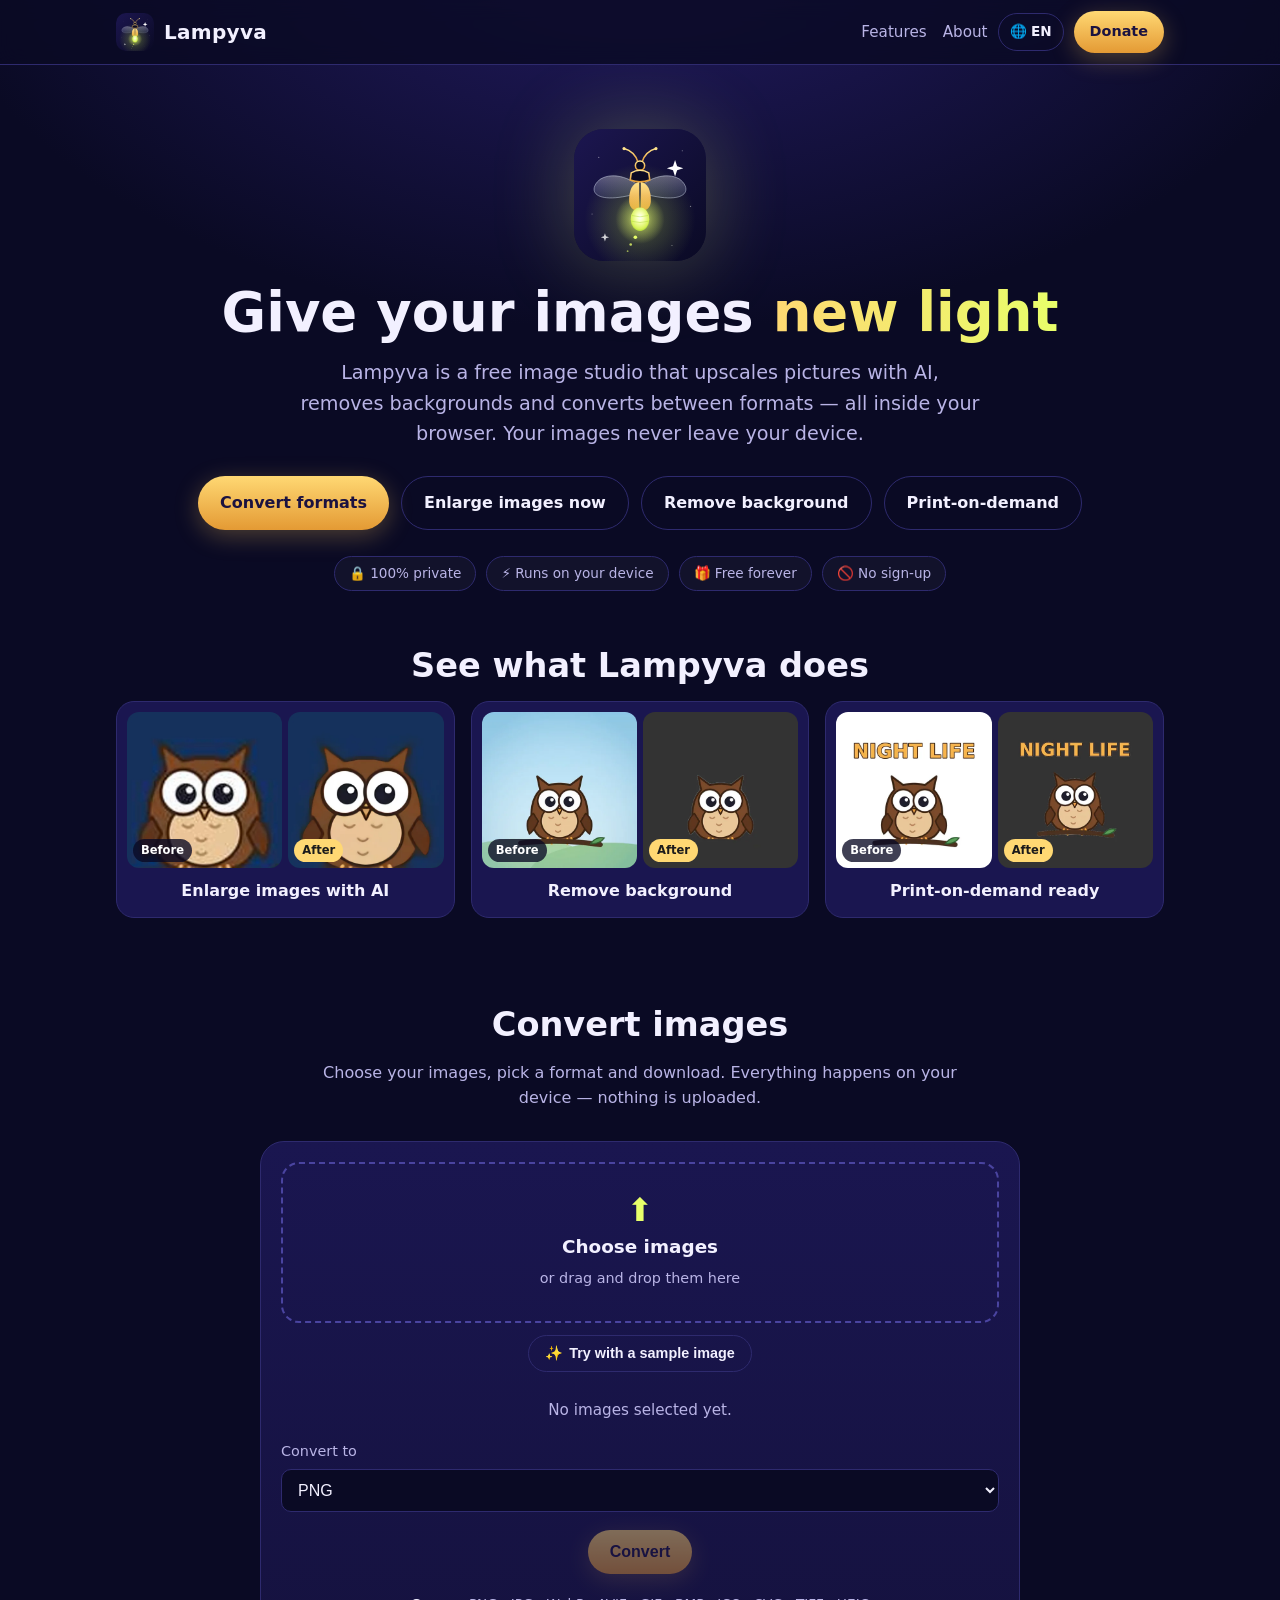
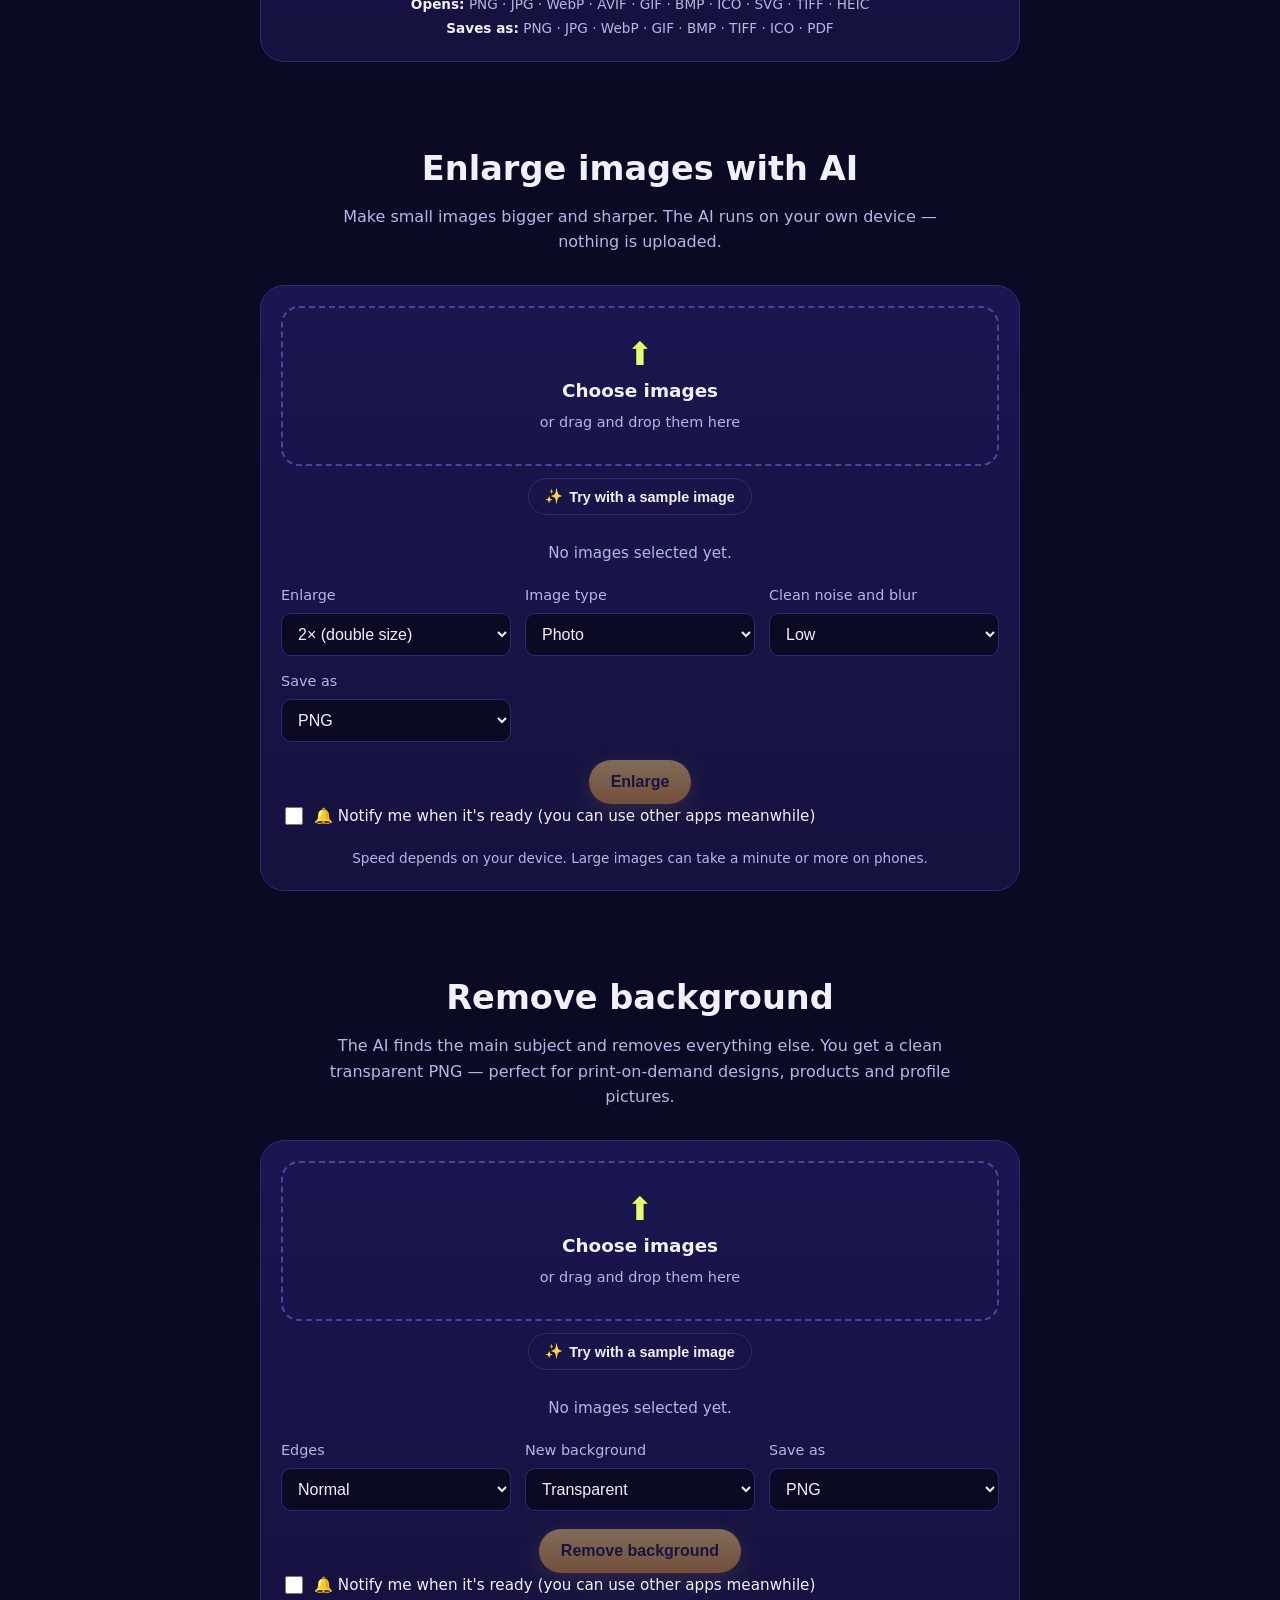
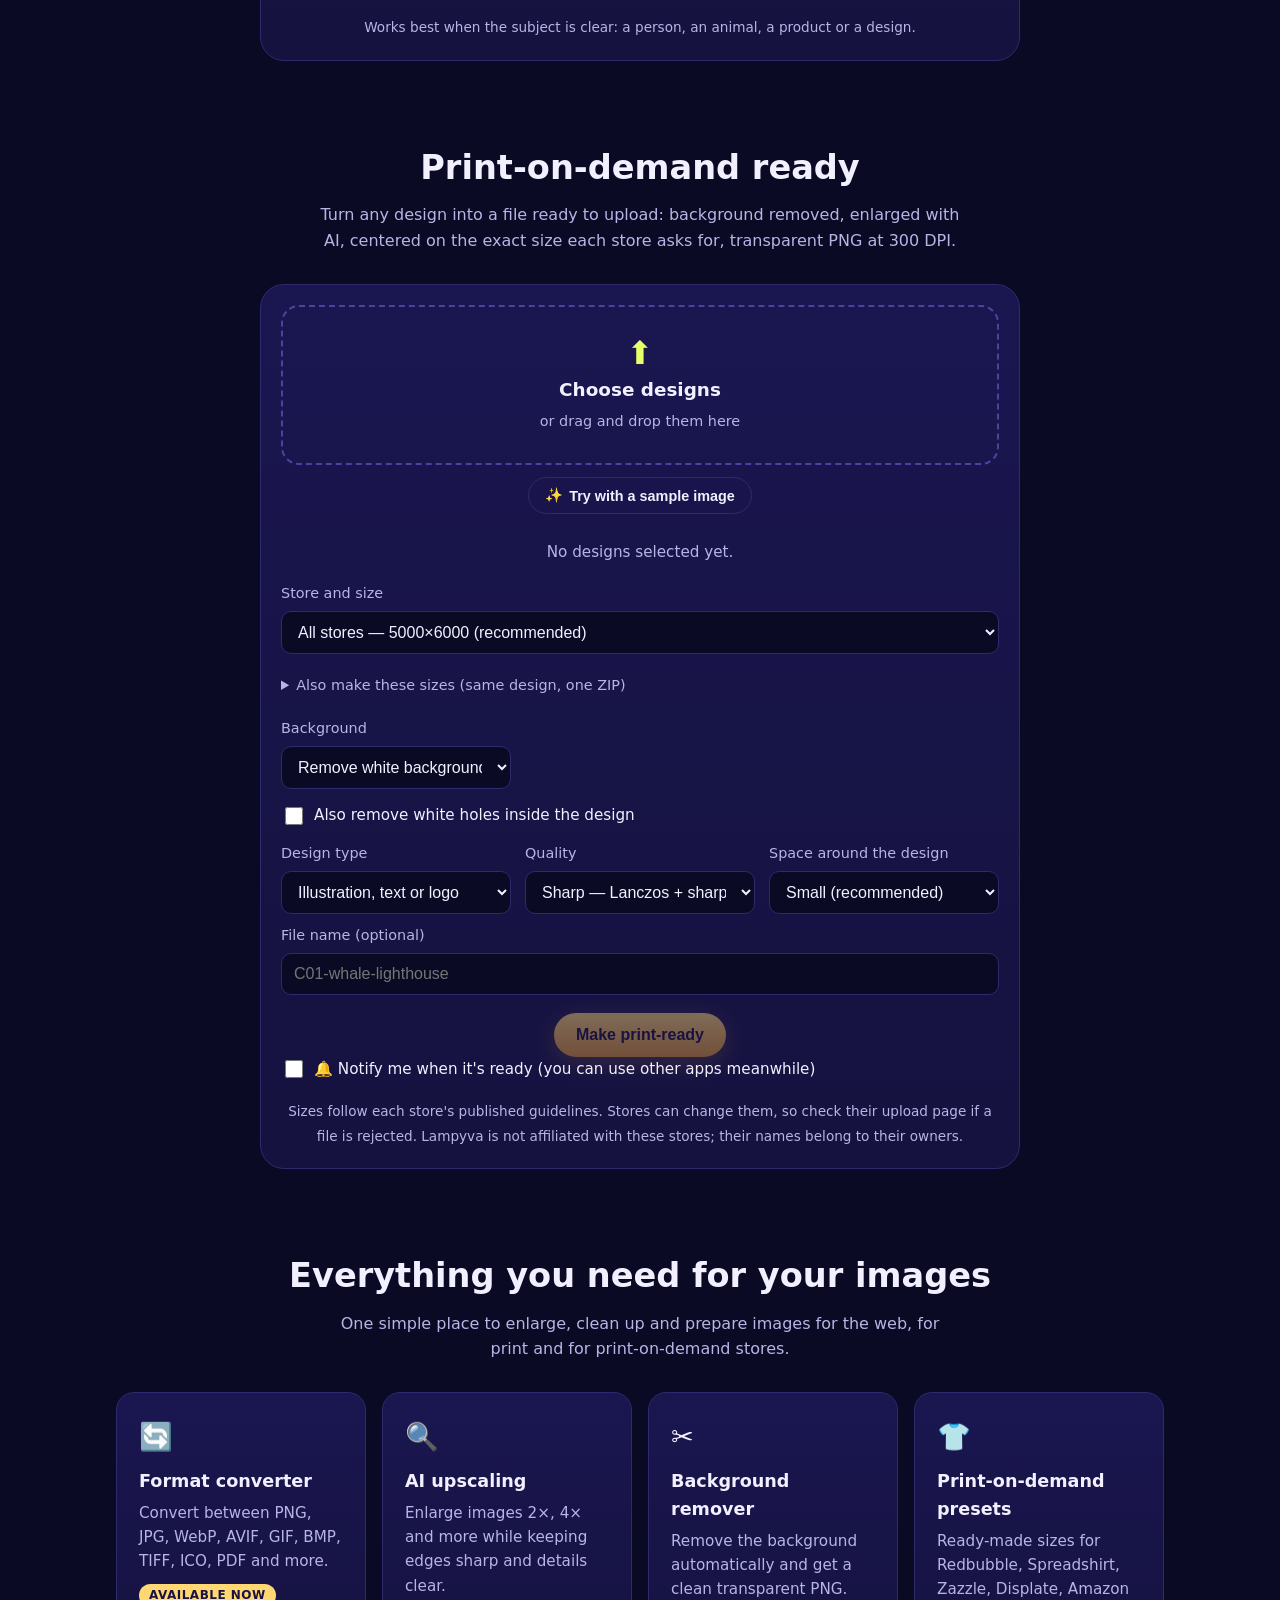
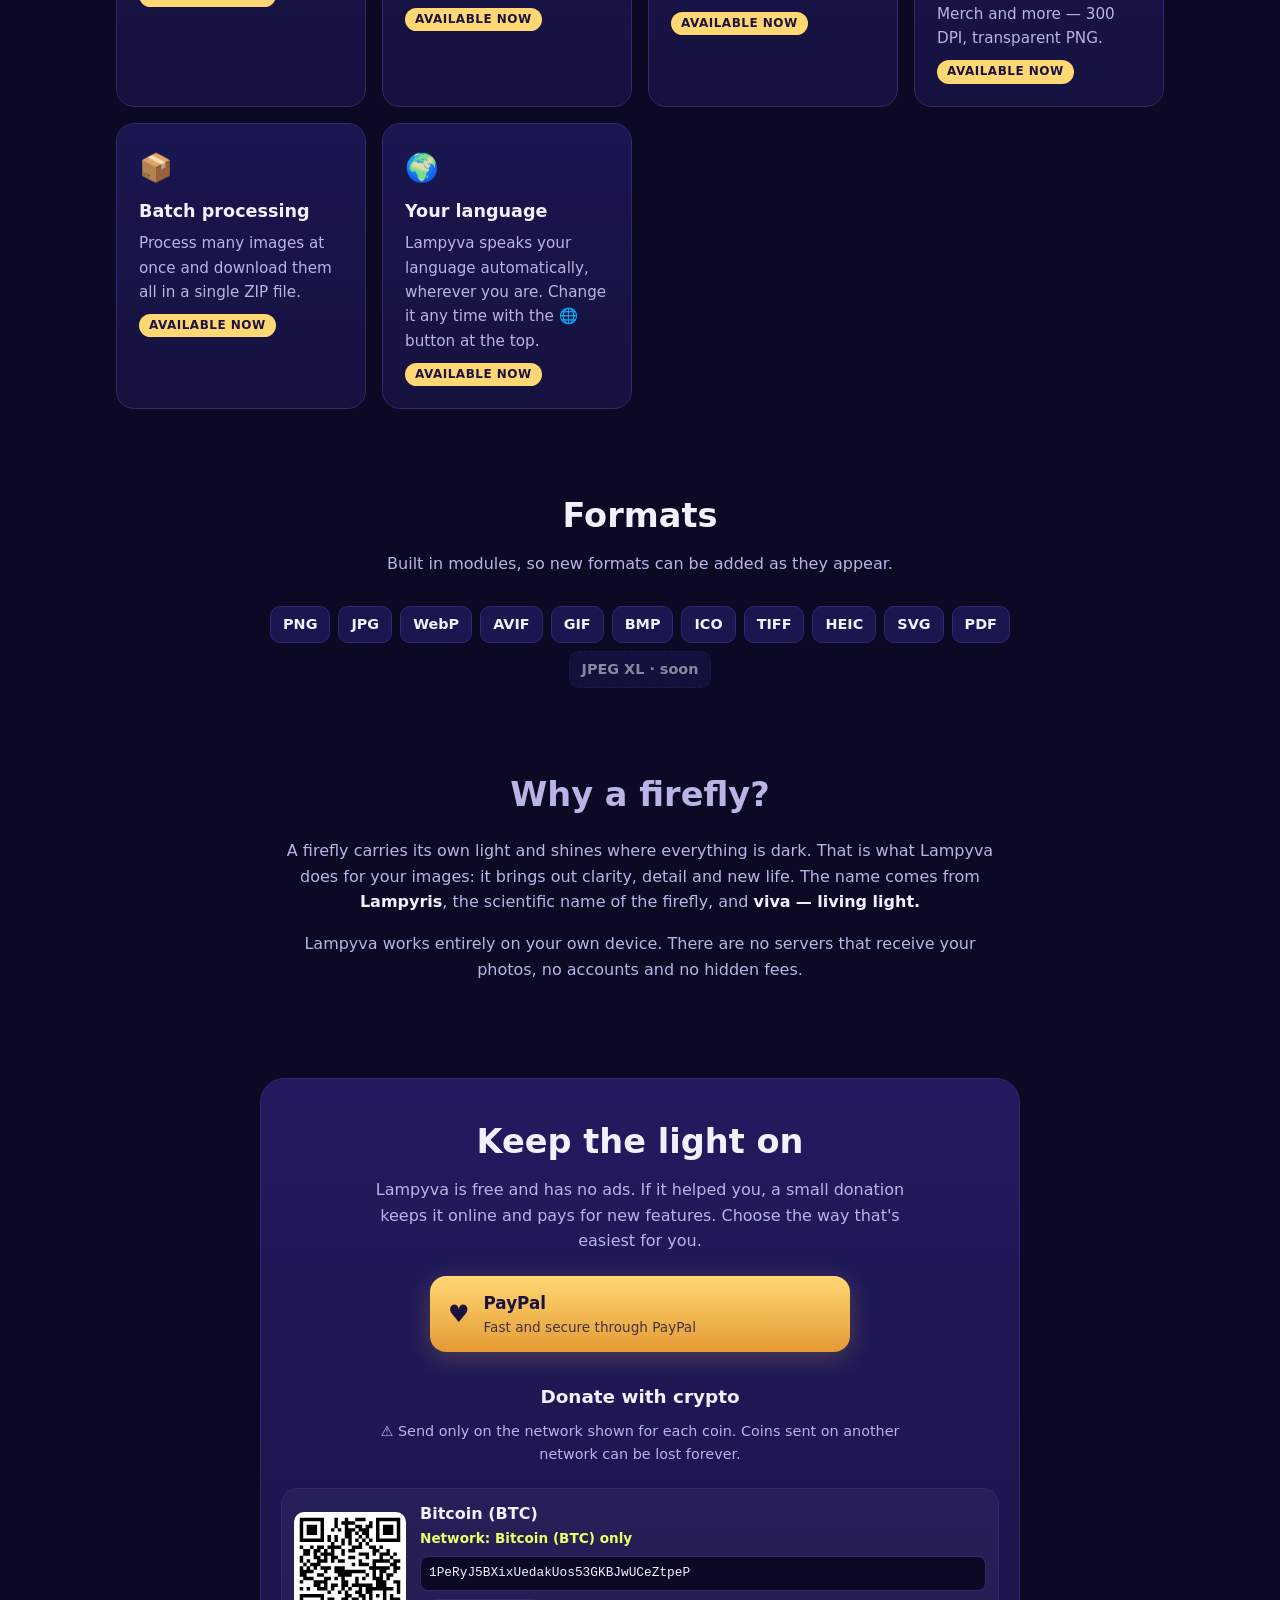
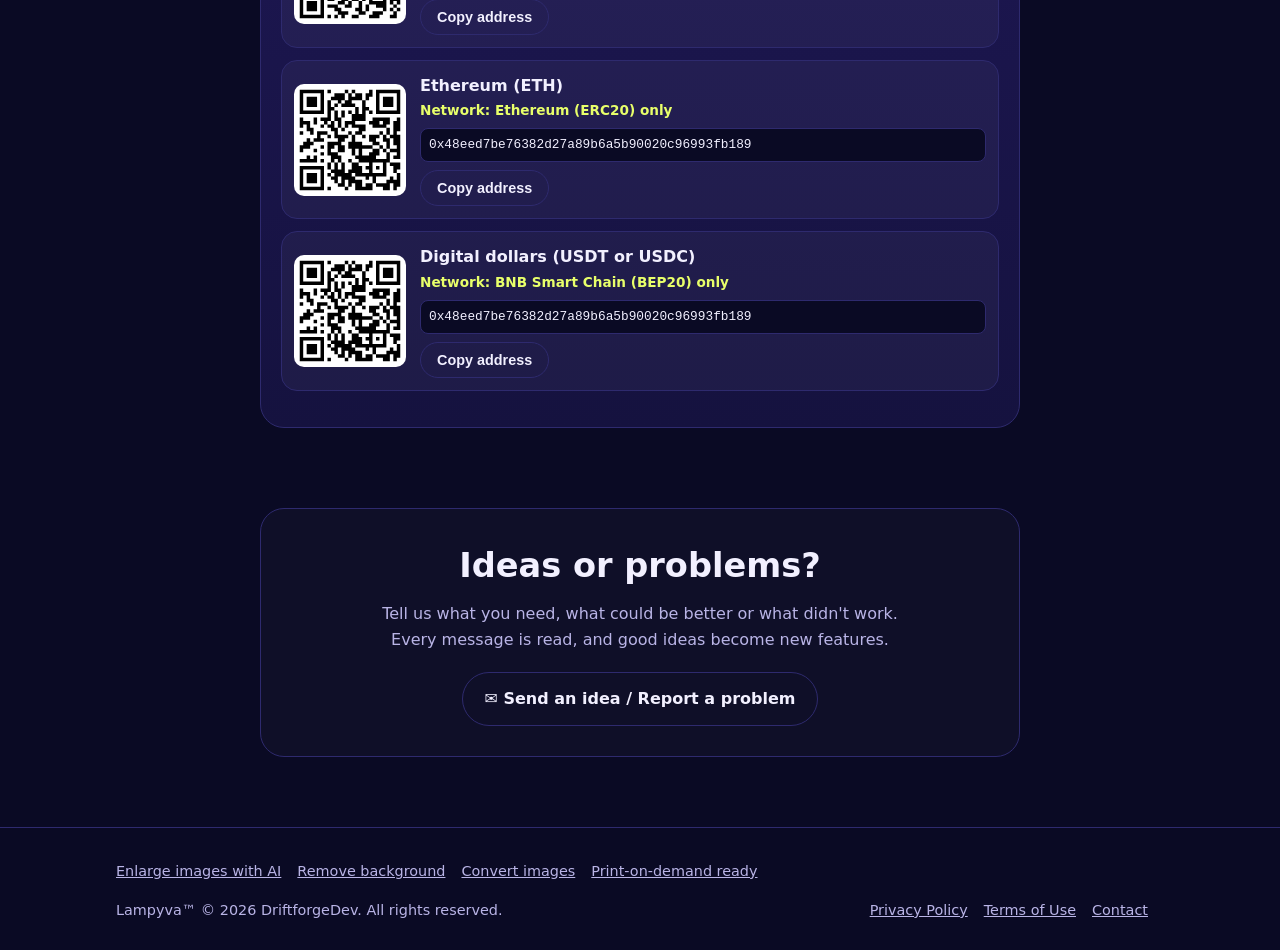
<file: index.html>
<!doctype html>
<html lang="en">
<head>
<meta charset="utf-8">
<!-- Security: the browser only runs Lampyva's own code and only talks to the services listed here -->
<meta http-equiv="Content-Security-Policy" content="default-src 'self'; script-src 'self' 'unsafe-eval' blob:; worker-src 'self' blob:; style-src 'self' 'unsafe-inline'; img-src 'self' data: blob:; media-src 'self' data: blob:; font-src 'self' data:; connect-src 'self' blob: data: https://translate.googleapis.com https://script.google.com https://script.googleusercontent.com; object-src 'none'; base-uri 'self'; form-action 'self'">
<meta name="referrer" content="strict-origin-when-cross-origin">
<meta name="viewport" content="width=device-width, initial-scale=1">
<meta name="lampyva-version" content="39">
<meta name="mitgo-verification" content="5053d68d-bd86-486e-8d29-583a58ce812b" />
<meta name="google" content="notranslate">
<title>Lampyva — Free AI Image Upscaler, Background Remover &amp; Converter</title>
<link rel="canonical" href="https://truxz78-png.github.io/lampyva/">
<meta name="description" content="Lampyva is a free, private image tool: upscale images with AI, remove backgrounds and convert between formats right in your browser. Your images never leave your device.">
<meta name="theme-color" content="#0A0A24">
<link rel="icon" href="assets/icon.svg" type="image/svg+xml">
<link rel="icon" href="assets/icon-32.png" sizes="32x32" type="image/png">
<link rel="apple-touch-icon" href="assets/icon-180.png">
<link rel="manifest" href="manifest.webmanifest">
<meta property="og:title" content="Lampyva — Free AI Image Upscaler">
<meta property="og:description" content="Upscale, remove backgrounds and convert images for free. 100% private: everything runs on your device.">
<meta property="og:image" content="https://truxz78-png.github.io/lampyva/assets/share.png">
<meta property="og:type" content="website">
<meta name="twitter:card" content="summary_large_image">
<link rel="stylesheet" href="style.css?v=39">
<script src="config.js?v=39" defer></script>
<script src="vendor/qrcode.js?v=39" defer></script>
<script src="js/site.js?v=39" defer></script>
<script src="js/i18n.js?v=39" defer></script>
<script src="js/scroll-nav.js?v=39" defer></script>
<script type="module" src="js/converter.js?v=39"></script>
<script type="module" src="js/upscale-ui.js?v=39"></script>
<script type="module" src="js/bg-ui.js?v=39"></script>
<script type="module" src="js/pod-ui.js?v=39"></script>
<script type="module" src="js/compare-zoom.js?v=39"></script>
</head>
<body>

<header>
  <div class="wrap">
    <a class="brand" href="./"><img src="assets/icon.svg" alt="" width="38" height="38"><span class="brand-name">Lampyva</span></a>
    <nav>
      <a class="hide-sm" href="#features">Features</a>
      <a class="hide-sm" href="#about">About</a>
      <label class="lang" translate="no" title="Language"><span aria-hidden="true">🌐 <b id="lang-code">EN</b></span><select id="lang-pick" aria-label="Language"></select></label>
      <a class="btn btn-donate btn-sm" href="#donate" data-track="click-donate-header">Donate</a>
    </nav>
  </div>
</header>

<main>
  <section class="hero">
    <div class="wrap">
      <img class="icon" src="assets/icon.svg" alt="Lampyva firefly logo" width="132" height="132">
      <h1>Give your images <span>new light</span></h1>
      <p>Lampyva is a free image studio that upscales pictures with AI, removes backgrounds and converts between formats — all inside your browser. Your images never leave your device.</p>
      <div class="actions">
        <a class="btn btn-donate" href="#convert">Convert formats</a>
        <a class="btn btn-ghost" href="#upscale">Enlarge images now</a>
        <a class="btn btn-ghost" href="#remove-bg">Remove background</a>
        <a class="btn btn-ghost" href="#pod">Print-on-demand</a>
              </div>
      <div class="badges">
        <span class="badge">🔒 100% private</span>
        <span class="badge">⚡ Runs on your device</span>
        <span class="badge">🎁 Free forever</span>
        <span class="badge">🚫 No sign-up</span>
      </div>
      <button type="button" class="btn btn-ghost btn-sm install-btn" data-install hidden><span aria-hidden="true">📲</span> <span>Install Lampyva</span></button>
    </div>
  </section>

  <section id="showcase" class="showcase">
    <div class="wrap">
      <h2>See what Lampyva does</h2>
      <div class="sc-row">
        <a class="sc-card" href="#upscale" data-track="showcase-upscale">
          <span class="sc-pair">
            <span class="sc-img"><img src="assets/showcase/enlarge-before.webp" alt="Small blurry drawing of an owl" width="480" height="480" loading="lazy"><small>Before</small></span>
            <span class="sc-img"><img src="assets/showcase/enlarge-after.webp" alt="The same owl enlarged 4× with AI, sharp" width="480" height="480" loading="lazy"><small>After</small></span>
          </span>
          <b>Enlarge images with AI</b>
        </a>
        <a class="sc-card" href="#remove-bg" data-track="showcase-bg">
          <span class="sc-pair">
            <span class="sc-img"><img src="assets/showcase/bg-before.webp" alt="Owl in front of a sky and grass" width="480" height="480" loading="lazy"><small>Before</small></span>
            <span class="sc-img"><img src="assets/showcase/bg-after.webp" alt="The owl cut out with a transparent background" width="480" height="480" loading="lazy"><small>After</small></span>
          </span>
          <b>Remove background</b>
        </a>
        <a class="sc-card" href="#pod" data-track="showcase-pod">
          <span class="sc-pair">
            <span class="sc-img"><img src="assets/showcase/pod-before.webp" alt="T-shirt design on a white background" width="480" height="480" loading="lazy"><small>Before</small></span>
            <span class="sc-img"><img src="assets/showcase/pod-after.webp" alt="The design ready to print, without the white background" width="480" height="480" loading="lazy"><small>After</small></span>
          </span>
          <b>Print-on-demand ready</b>
        </a>
      </div>
    </div>
  </section>

  <section id="convert">
    <div class="wrap">
      <h2>Convert images</h2>
      <p class="sub">Choose your images, pick a format and download. Everything happens on your device — nothing is uploaded.</p>

      <div class="tool">
        <label id="cv-drop" class="drop" for="cv-input">
          <input id="cv-input" type="file" multiple accept="image/*,.heic,.heif,.tif,.tiff,.svg,.ico,.avif,.bmp">
          <span class="drop-icon" aria-hidden="true">⬆</span>
          <strong>Choose images</strong>
          <span class="drop-hint">or drag and drop them here</span>
        </label>
        <button type="button" class="btn btn-ghost btn-sm try-sample" data-input="cv-input" data-sample="assets/samples/sample-photo.jpg" data-run="cv-run" data-track="try-sample-cv"><span aria-hidden="true">✨</span> <span>Try with a sample image</span></button>

        <ul id="cv-files" class="cv-list"></ul>
        <p id="cv-empty" class="cv-note">No images selected yet.</p>

        <div class="cv-options">
          <label class="cv-field">
            <span>Convert to</span>
            <select id="cv-format"></select>
          </label>
          <label class="cv-field" id="cv-quality-row">
            <span>Quality <b id="cv-quality-val">90%</b></span>
            <input id="cv-quality" type="range" min="40" max="100" value="90">
          </label>
          <label class="cv-field" id="cv-bg-row">
            <span>Background for transparent areas</span>
            <input id="cv-bg" type="color" value="#ffffff">
          </label>
          <label class="cv-check" id="cv-combine-row" hidden>
            <input id="cv-combine" type="checkbox">
            <span>Combine all images into one PDF</span>
          </label>
        </div>

        <div class="cv-actions">
          <button id="cv-run" class="btn btn-donate" type="button" disabled>Convert</button>
          <button id="cv-clear" class="btn btn-ghost" type="button" hidden>Clear all</button>
        </div>
        <p id="cv-status" class="cv-note" aria-live="polite"></p>

        <div id="cv-results-box" hidden>
          <h3>Your files</h3>
          <ul id="cv-results" class="cv-list"></ul>
          <button id="cv-zip" class="btn btn-ghost" type="button" hidden>Download all (ZIP)</button>
        </div>

        <p class="cv-formats"><b>Opens:</b> <span id="cv-inputs"></span><br><b>Saves as:</b> <span id="cv-outputs"></span></p>
      </div>
    </div>
  </section>

  <section id="upscale">
    <div class="wrap">
      <h2>Enlarge images with AI</h2>
      <p class="sub">Make small images bigger and sharper. The AI runs on your own device — nothing is uploaded.</p>

      <div class="tool">
        <label id="up-drop" class="drop" for="up-input">
          <input id="up-input" type="file" multiple accept="image/*,.heic,.heif,.tif,.tiff,.svg,.ico,.avif,.bmp">
          <span class="drop-icon" aria-hidden="true">⬆</span>
          <strong>Choose images</strong>
          <span class="drop-hint">or drag and drop them here</span>
        </label>
        <button type="button" class="btn btn-ghost btn-sm try-sample" data-input="up-input" data-sample="assets/samples/sample-enlarge.jpg" data-run="up-run" data-set='{"up-type":"art","up-scale":"4"}' data-track="try-sample-up"><span aria-hidden="true">✨</span> <span>Try with a sample image</span></button>

        <ul id="up-files" class="cv-list"></ul>
        <p id="up-empty" class="cv-note">No images selected yet.</p>
        <p id="up-noai" class="cv-note" hidden>Your browser can't run the AI, so images will be enlarged with a high-quality resize instead.</p>

        <div class="cv-options">
          <label class="cv-field">
            <span>Enlarge</span>
            <select id="up-scale"><option value="2">2× (double size)</option><option value="4">4× (four times)</option></select>
          </label>
          <label class="cv-field" id="up-type-row">
            <span>Image type</span>
            <select id="up-type"><option value="photo">Photo</option><option value="art">Drawing, logo or anime</option></select>
          </label>
          <label class="cv-field" id="up-noise-row">
            <span>Clean noise and blur</span>
            <select id="up-noise"><option value="0">Off</option><option value="1" selected>Low</option><option value="2">High</option></select>
          </label>
          <label class="cv-field">
            <span>Save as</span>
            <select id="up-format"></select>
          </label>
        </div>

        <div class="cv-actions">
          <button id="up-run" class="btn btn-donate" type="button" disabled>Enlarge</button>
          <button id="up-clear" class="btn btn-ghost" type="button" hidden>Clear all</button>
        </div>
        <div id="up-progress" class="up-progress" hidden><div id="up-bar"></div></div>
        <p id="up-status" class="cv-note" aria-live="polite"></p>

        <div id="up-compare" class="up-compare" hidden>
          <div class="up-stage">
            <img id="up-after" alt="After">
            <div id="up-before-wrap" class="up-before"><img id="up-before" alt="Before"></div>
            <div id="up-line" class="up-line"></div>
            <span class="up-tag up-tag-l">Before</span><span class="up-tag up-tag-r">After</span>
          </div>
          <input id="up-split" type="range" min="0" max="100" value="50" aria-label="Compare before and after">
        </div>

        <div id="up-results-box" hidden>
          <h3>Your images</h3>
          <ul id="up-results" class="cv-list"></ul>
          <button id="up-zip" class="btn btn-ghost" type="button" hidden>Download all (ZIP)</button>
        </div>
        <p class="cv-formats">Speed depends on your device. Large images can take a minute or more on phones.</p>
      </div>
    </div>
  </section>

  <section id="remove-bg">
    <div class="wrap">
      <h2>Remove background</h2>
      <p class="sub">The AI finds the main subject and removes everything else. You get a clean transparent PNG — perfect for print-on-demand designs, products and profile pictures.</p>

      <div class="tool">
        <label id="bg-drop" class="drop" for="bg-input">
          <input id="bg-input" type="file" multiple accept="image/*,.heic,.heif,.tif,.tiff,.svg,.ico,.avif,.bmp">
          <span class="drop-icon" aria-hidden="true">⬆</span>
          <strong>Choose images</strong>
          <span class="drop-hint">or drag and drop them here</span>
        </label>
        <button type="button" class="btn btn-ghost btn-sm try-sample" data-input="bg-input" data-sample="assets/samples/sample-photo.jpg" data-run="bg-run" data-track="try-sample-bg"><span aria-hidden="true">✨</span> <span>Try with a sample image</span></button>

        <ul id="bg-files" class="cv-list"></ul>
        <p id="bg-empty" class="cv-note">No images selected yet.</p>

        <div class="cv-options">
          <label class="cv-field">
            <span>Edges</span>
            <select id="bg-edge"><option value="0">Soft (hair, fur)</option><option value="0.5" selected>Normal</option><option value="1">Sharp (objects, logos)</option></select>
          </label>
          <label class="cv-field">
            <span>New background</span>
            <select id="bg-fill"><option value="none">Transparent</option><option value="color">Solid color</option></select>
          </label>
          <label class="cv-field" id="bg-color-row" hidden>
            <span>Background color</span>
            <input id="bg-color" type="color" value="#ffffff">
          </label>
          <label class="cv-field">
            <span>Save as</span>
            <select id="bg-format"></select>
          </label>
        </div>
        <p id="bg-jpg-note" class="cv-note" hidden>JPG can't be transparent, so the background will be white.</p>

        <div class="cv-actions">
          <button id="bg-run" class="btn btn-donate" type="button" disabled>Remove background</button>
          <button id="bg-clear" class="btn btn-ghost" type="button" hidden>Clear all</button>
        </div>
        <div id="bg-progress" class="up-progress" hidden><div id="bg-bar" class="up-bar"></div></div>
        <p id="bg-status" class="cv-note" aria-live="polite"></p>
        <p id="bg-slow" class="cv-note" hidden>Your device is using the backup mode, which is slower. Please keep this page open.</p>

        <div id="bg-compare" class="up-compare" hidden>
          <div class="up-stage">
            <img id="bg-after" alt="After">
            <div id="bg-before-wrap" class="up-before"><img id="bg-before" alt="Before"></div>
            <div id="bg-line" class="up-line"></div>
            <span class="up-tag up-tag-l">Before</span><span class="up-tag up-tag-r">After</span>
          </div>
          <input id="bg-split" class="up-split" type="range" min="0" max="100" value="50" aria-label="Compare before and after">
        </div>

        <div id="bg-results-box" class="res-box" hidden>
          <h3>Your images</h3>
          <ul id="bg-results" class="cv-list"></ul>
          <button id="bg-zip" class="btn btn-ghost zip-btn" type="button" hidden>Download all (ZIP)</button>
        </div>
        <p class="cv-formats">Works best when the subject is clear: a person, an animal, a product or a design.</p>
      </div>
    </div>
  </section>

  <section id="pod">
    <div class="wrap">
      <h2>Print-on-demand ready</h2>
      <p class="sub">Turn any design into a file ready to upload: background removed, enlarged with AI, centered on the exact size each store asks for, transparent PNG at 300 DPI.</p>

      <div class="tool">
        <label id="pod-drop" class="drop" for="pod-input">
          <input id="pod-input" type="file" multiple accept="image/*,.heic,.heif,.tif,.tiff,.svg,.ico,.avif,.bmp">
          <span class="drop-icon" aria-hidden="true">⬆</span>
          <strong>Choose designs</strong>
          <span class="drop-hint">or drag and drop them here</span>
        </label>
        <button type="button" class="btn btn-ghost btn-sm try-sample" data-input="pod-input" data-sample="assets/samples/sample-design.jpg" data-track="try-sample-pod"><span aria-hidden="true">✨</span> <span>Try with a sample image</span></button>

        <ul id="pod-files" class="cv-list"></ul>
        <p id="pod-empty" class="cv-note">No designs selected yet.</p>

        <div class="cv-options">
          <label class="cv-field pod-wide">
            <span>Store and size</span>
            <select id="pod-preset"></select>
          </label>
          <details class="cv-field pod-wide pod-extra" id="pod-extra-box">
            <summary><span>Also make these sizes (same design, one ZIP)</span> <b id="pod-extra-count" translate="no"></b></summary>
            <div id="pod-extra" class="pod-extra-list"></div>
          </details>
          <div id="pod-custom" class="pod-custom" hidden>
            <label class="cv-field"><span>Width (px)</span><input id="pod-w" type="number" inputmode="numeric" min="100" max="8000" value="4500"></label>
            <label class="cv-field"><span>Height (px)</span><input id="pod-h" type="number" inputmode="numeric" min="100" max="8000" value="5400"></label>
          </div>
          <label class="cv-field">
            <span>Background</span>
            <select id="pod-bg">
              <option value="white" selected>Remove white background (drawings)</option>
              <option value="white-all">Remove all white (text designs)</option>
              <option value="white-all-4">Remove all white, gentle (drawings with closed white areas)</option>
              <option value="ai">Remove background with AI (photos)</option>
              <option value="keep">Keep as it is</option>
            </select>
          </label>
          <label class="cv-check" id="pod-holes-row">
            <input id="pod-holes" type="checkbox">
            <span>Also remove white holes inside the design</span>
          </label>
          <label class="cv-field pod-wide" id="pod-holesize-row" hidden>
            <span>Smallest hole to remove: <b id="pod-holesize-val">Small</b></span>
            <input id="pod-holesize" type="range" min="1" max="10" step="1" value="2">
          </label>
          <p class="cv-note pod-wide" id="pod-holes-note" hidden>Only pure white areas bigger than this are removed, so eye highlights and cream colors stay. Check the result before downloading.</p>
          <label class="cv-field">
            <span>Design type</span>
            <select id="pod-type"><option value="art">Illustration, text or logo</option><option value="photo">Photo</option></select>
          </label>
          <label class="cv-field">
            <span>Quality</span>
            <select id="pod-quality">
              <option value="fast" selected>Sharp — Lanczos + sharpening, like ImageMagick (recommended)</option>
              <option value="best">Enlarged with AI (slower)</option>
            </select>
          </label>
          <label class="cv-field" id="pod-margin-row">
            <span>Space around the design</span>
            <select id="pod-margin"><option value="0">None</option><option value="0.04" selected>Small (recommended)</option><option value="0.08">Medium</option></select>
          </label>
        </div>
        <div id="pod-poster-row" class="cv-options" hidden>
          <label class="cv-field">
            <span>Metal poster (Displate)</span>
            <select id="pod-poster">
              <option value="fit" selected>Whole design + background color</option>
              <option value="fill">Fill the whole poster (edges are cut)</option>
            </select>
          </label>
          <label class="cv-field" id="pod-postercolor-row">
            <span>Background color</span>
            <input id="pod-postercolor" type="color" value="#f5ebdd">
          </label>
        </div>
        <label class="cv-field pod-name">
          <span>File name (optional)</span>
          <input id="pod-prefix" type="text" maxlength="60" autocomplete="off" spellcheck="false" placeholder="C01-whale-lighthouse" translate="no">
        </label>
        <p id="pod-cover-note" class="cv-note" hidden>This product prints edge to edge, so the design fills the whole canvas (edges may be cut a little).</p>

        <div class="cv-actions">
          <button id="pod-run" class="btn btn-donate" type="button" disabled>Make print-ready</button>
          <button id="pod-clear" class="btn btn-ghost" type="button" hidden>Clear all</button>
        </div>
        <div id="pod-progress" class="up-progress" hidden><div id="pod-bar" class="up-bar"></div></div>
        <p id="pod-eta" class="cv-note" hidden></p>
        <p id="pod-status" class="cv-note" aria-live="polite"></p>

        <div id="pod-results-box" class="res-box" hidden>
          <h3>Ready to upload</h3>
          <p class="cv-note">This is the final result. The squares show the transparent areas — they are not part of the image.</p>
          <p class="cv-note">Some phone galleries show transparent areas as white or black. The downloaded PNG is still transparent.</p>
          <ul id="pod-results" class="cv-list"></ul>
          <button id="pod-zip" class="btn btn-ghost zip-btn" type="button" hidden>Download all (ZIP)</button>
          <div class="pod-promo">
            <h3>Promote your designs</h3>
            <p class="cv-note">Make a vertical image for Pinterest (1000×1500) and a T-shirt preview (white and black) of each design, to share on social media.</p>
            <div class="cv-options">
              <label class="cv-field"><span>Pin background color</span><input id="pod-pincolor" type="color" value="#1e3a6e"></label>
              <label class="cv-field"><span>Pin title (optional)</span><input id="pod-pintitle" type="text" maxlength="60" autocomplete="off"></label>
            </div>
            <div class="cv-actions">
              <button id="pod-pins" class="btn btn-ghost" type="button">📌 Make Pinterest pins</button>
              <button id="pod-mockups" class="btn btn-ghost" type="button">👕 Make T-shirt previews</button>
            </div>
            <p id="pod-promo-status" class="cv-note" aria-live="polite"></p>
            <ul id="pod-promo-list" class="cv-list"></ul>
          </div>
        </div>

        <div id="pod-editor" class="pod-editor" hidden role="dialog" aria-modal="true" aria-labelledby="pe-title">
          <div class="pe-box">
            <div class="pe-head"><h3 id="pe-title">Check &amp; touch up</h3><button id="pe-close" class="pe-x" type="button" aria-label="Close">✕</button></div>
            <p class="cv-note pe-help">Tap any white leftover to make it transparent. Use the zoom to reach small spots.</p>
            <div class="pe-tools">
              <span>Background:</span>
              <button type="button" class="pe-chip on" data-bg="dark">Dark</button>
              <button type="button" class="pe-chip" data-bg="light">Light</button>
              <button type="button" class="pe-chip" data-bg="checker">Checker</button>
            </div>
            <div class="pe-tools">
              <span>Zoom:</span>
              <button type="button" class="pe-chip on" data-z="1" translate="no">1×</button>
              <button type="button" class="pe-chip" data-z="2" translate="no">2×</button>
              <button type="button" class="pe-chip" data-z="4" translate="no">4×</button>
              <button type="button" class="pe-chip" data-z="8" translate="no">8×</button>
            </div>
            <div id="pe-view" class="pe-view bg-dark"><canvas id="pe-canvas"></canvas><div id="pe-scroll" class="pe-scroll"><div id="pe-sizer"></div></div></div>
            <p id="pe-status" class="cv-note" aria-live="polite"></p>
            <div class="pe-actions">
              <button id="pe-undo" class="btn btn-ghost" type="button" disabled>↶ Undo</button>
              <button id="pe-save" class="btn btn-donate" type="button" disabled>Save changes</button>
              <button id="pe-cancel" class="btn btn-ghost" type="button">Cancel</button>
            </div>
          </div>
        </div>
        <p class="cv-formats">Sizes follow each store's published guidelines. Stores can change them, so check their upload page if a file is rejected. Lampyva is not affiliated with these stores; their names belong to their owners.</p>
      </div>
    </div>
  </section>


  <section id="features">
    <div class="wrap">
      <h2>Everything you need for your images</h2>
      <p class="sub">One simple place to enlarge, clean up and prepare images for the web, for print and for print-on-demand stores.</p>
      <div class="grid">
        <div class="card"><div class="ico">🔄</div><h3>Format converter</h3><p>Convert between PNG, JPG, WebP, AVIF, GIF, BMP, TIFF, ICO, PDF and more.</p><a class="ready" href="#convert">AVAILABLE NOW</a></div>
        <div class="card"><div class="ico">🔍</div><h3>AI upscaling</h3><p>Enlarge images 2×, 4× and more while keeping edges sharp and details clear.</p><a class="ready" href="#upscale">AVAILABLE NOW</a></div>
        <div class="card"><div class="ico">✂️</div><h3>Background remover</h3><p>Remove the background automatically and get a clean transparent PNG.</p><a class="ready" href="#remove-bg">AVAILABLE NOW</a></div>
        <div class="card"><div class="ico">👕</div><h3>Print-on-demand presets</h3><p>Ready-made sizes for Redbubble, Spreadshirt, Zazzle, Displate, Amazon Merch and more — 300 DPI, transparent PNG.</p><a class="ready" href="#pod">AVAILABLE NOW</a></div>
        <div class="card"><div class="ico">📦</div><h3>Batch processing</h3><p>Process many images at once and download them all in a single ZIP file.</p><a class="ready" href="#convert">AVAILABLE NOW</a></div>
        <div class="card"><div class="ico">🌍</div><h3>Your language</h3><p>Lampyva speaks your language automatically, wherever you are. Change it any time with the 🌐 button at the top.</p><span class="ready">AVAILABLE NOW</span></div>
      </div>
    </div>
  </section>

  <section>
    <div class="wrap">
      <h2>Formats</h2>
      <p class="sub">Built in modules, so new formats can be added as they appear.</p>
      <div class="formats">
        <span>PNG</span><span>JPG</span><span>WebP</span><span>AVIF</span><span>GIF</span><span>BMP</span><span>ICO</span><span>TIFF</span><span>HEIC</span><span>SVG</span><span>PDF</span><span class="later">JPEG XL · soon</span>
      </div>
    </div>
  </section>

  <section id="about">
    <div class="wrap story">
      <h2>Why a firefly?</h2>
      <p>A firefly carries its own light and shines where everything is dark. That is what Lampyva does for your images: it brings out clarity, detail and new life. The name comes from <strong translate="no">Lampyris</strong>, the scientific name of the firefly, and <strong translate="no">viva</strong> <strong>— living light.</strong></p>
      <p>Lampyva works entirely on your own device. There are no servers that receive your photos, no accounts and no hidden fees.</p>
    </div>
  </section>

  <section id="donate">
    <div class="wrap">
      <div class="donate-box">
        <h2>Keep the light on</h2>
        <p>Lampyva is free and has no ads. If it helped you, a small donation keeps it online and pays for new features. Choose the way that's easiest for you.</p>

        <div class="don-ways">
          <a id="don-paypal" class="don-way" data-track="donate-paypal">
            <span class="don-ico" aria-hidden="true">♥</span>
            <span><b>PayPal</b><small>Fast and secure through PayPal</small><small class="don-soon" hidden>Coming soon</small></span>
          </a>
        </div>

        <h3 class="don-title">Donate with crypto</h3>
        <p id="don-crypto-soon" class="don-note">Crypto donations are coming soon.</p>
        <p id="don-crypto-warn" class="don-warn" hidden>⚠ Send only on the network shown for each coin. Coins sent on another network can be lost forever.</p>
        <div id="don-crypto" class="don-coins"></div>
      </div>
    </div>
  </section>

  <section id="contact">
    <div class="wrap">
      <div class="contact-box">
        <h2>Ideas or problems?</h2>
        <p>Tell us what you need, what could be better or what didn't work. Every message is read, and good ideas become new features.</p>
        <a class="btn btn-ghost" data-contact data-track="click-contact" href="#contact">✉ Send an idea / Report a problem</a>
      </div>
    </div>
  </section>
</main>

<footer>
  <div class="wrap">
    <div><span translate="no">Lampyva™ © <span id="year">2026</span> DriftforgeDev.</span> All rights reserved.</div>
    <div class="foot-tools"><a href="upscale-image.html">Enlarge images with AI</a><a href="remove-background.html">Remove background</a><a href="image-converter.html">Convert images</a><a href="print-on-demand.html">Print-on-demand ready</a></div>
    <div><a href="privacy.html">Privacy Policy</a><a href="terms.html">Terms of Use</a><a href="#contact">Contact</a></div>
  </div>
</footer>

</body>
</html>
</file>
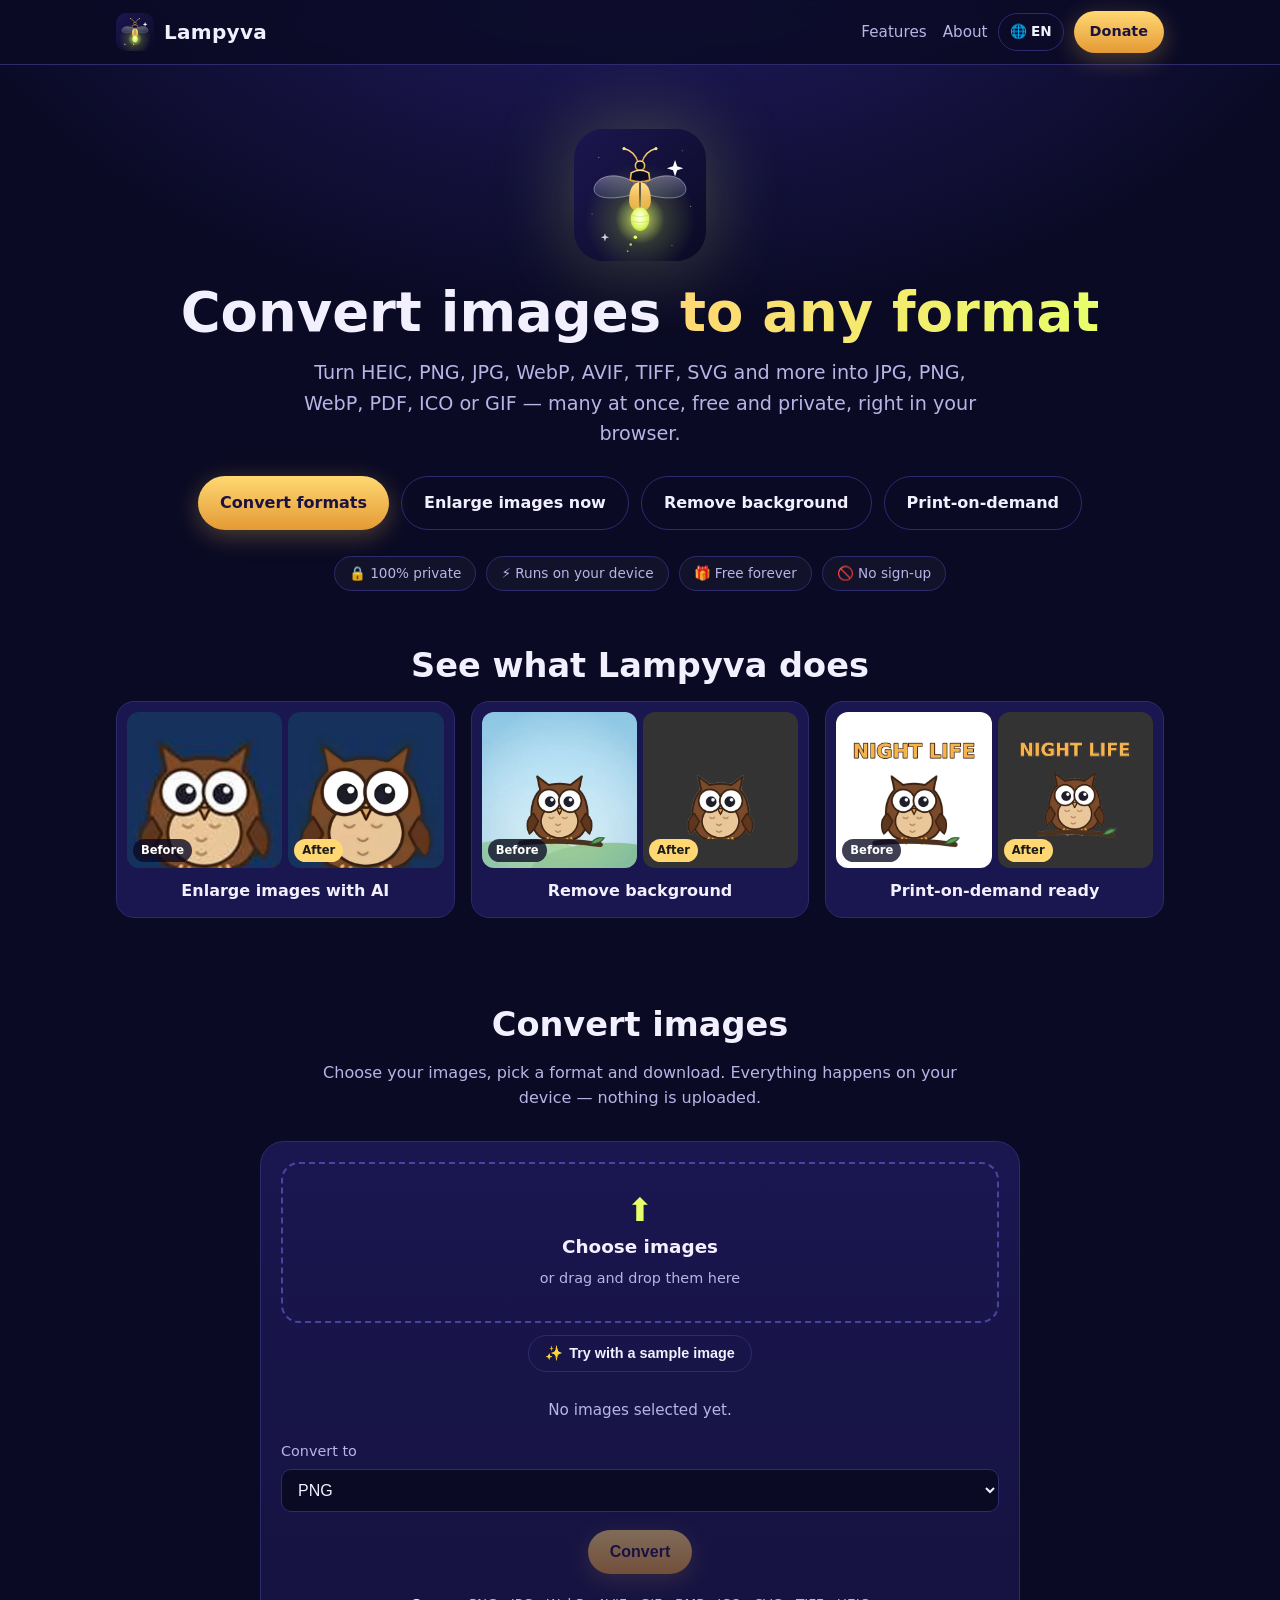
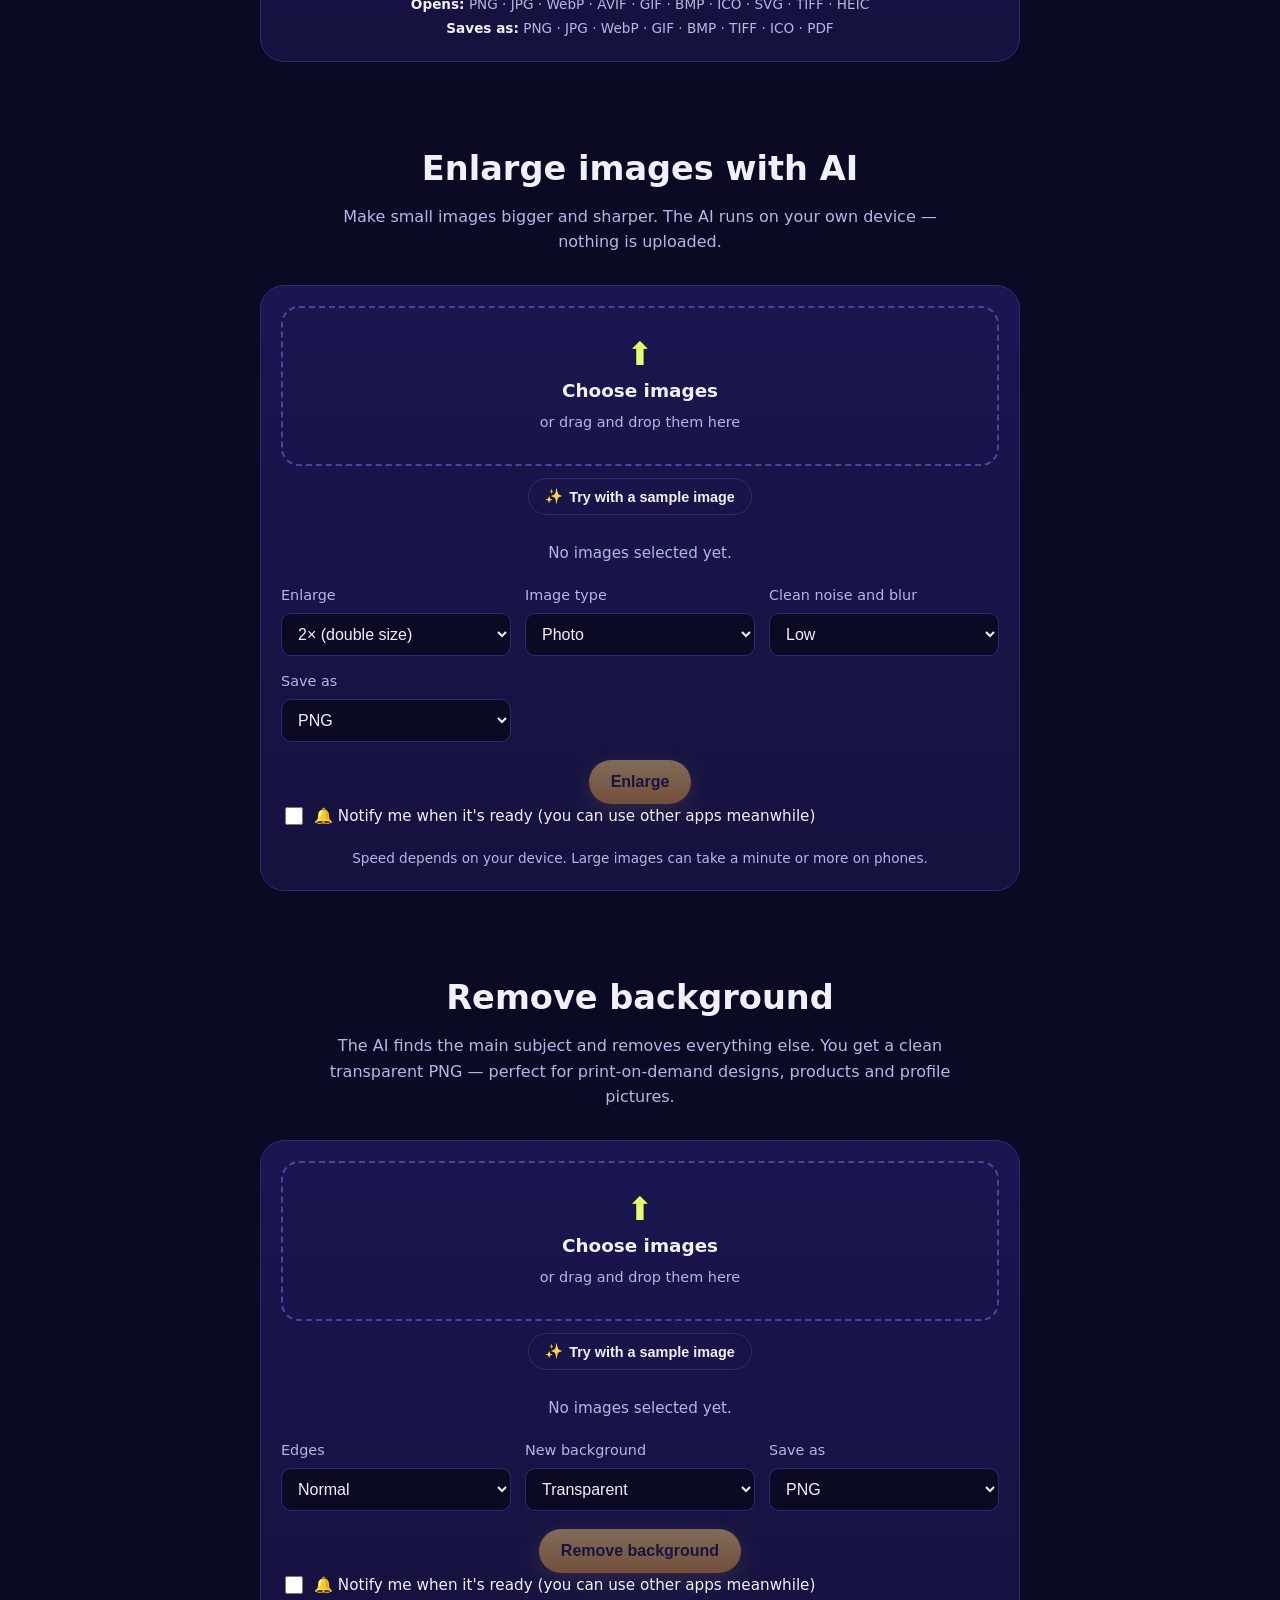
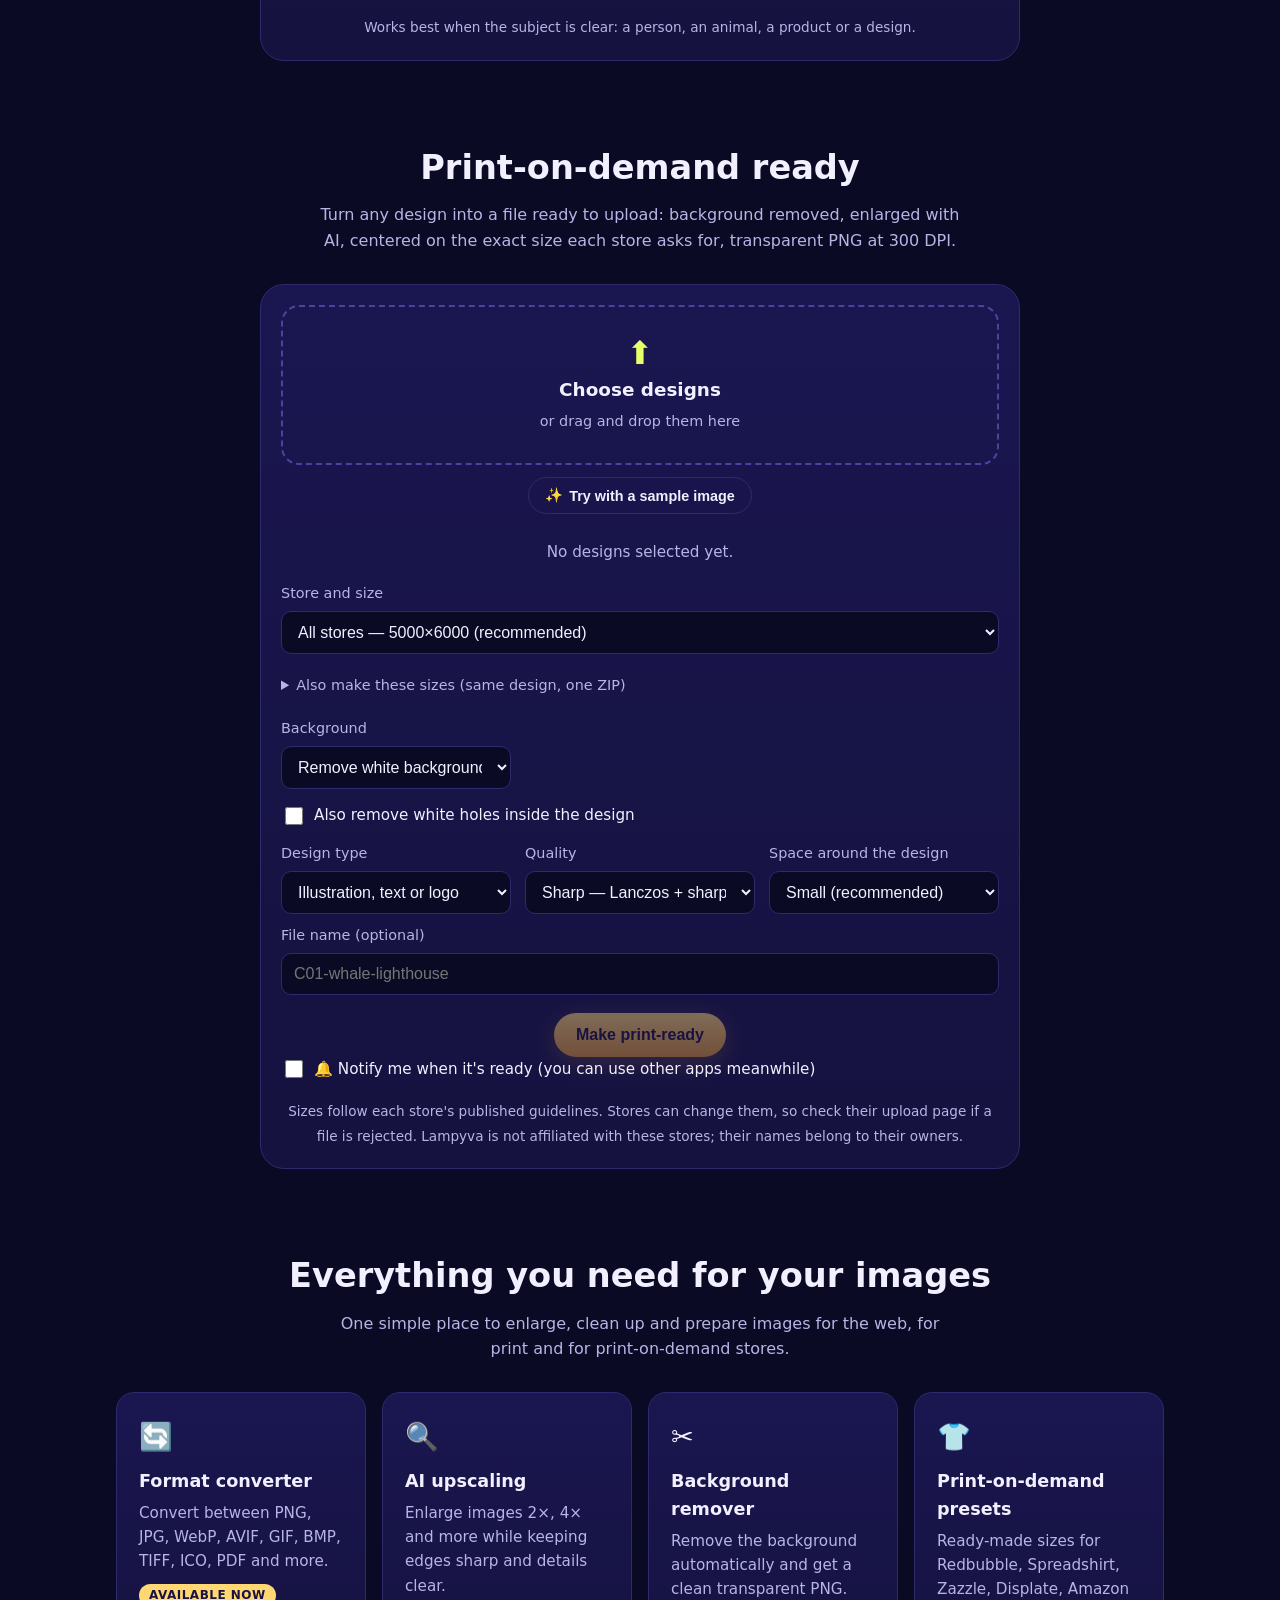
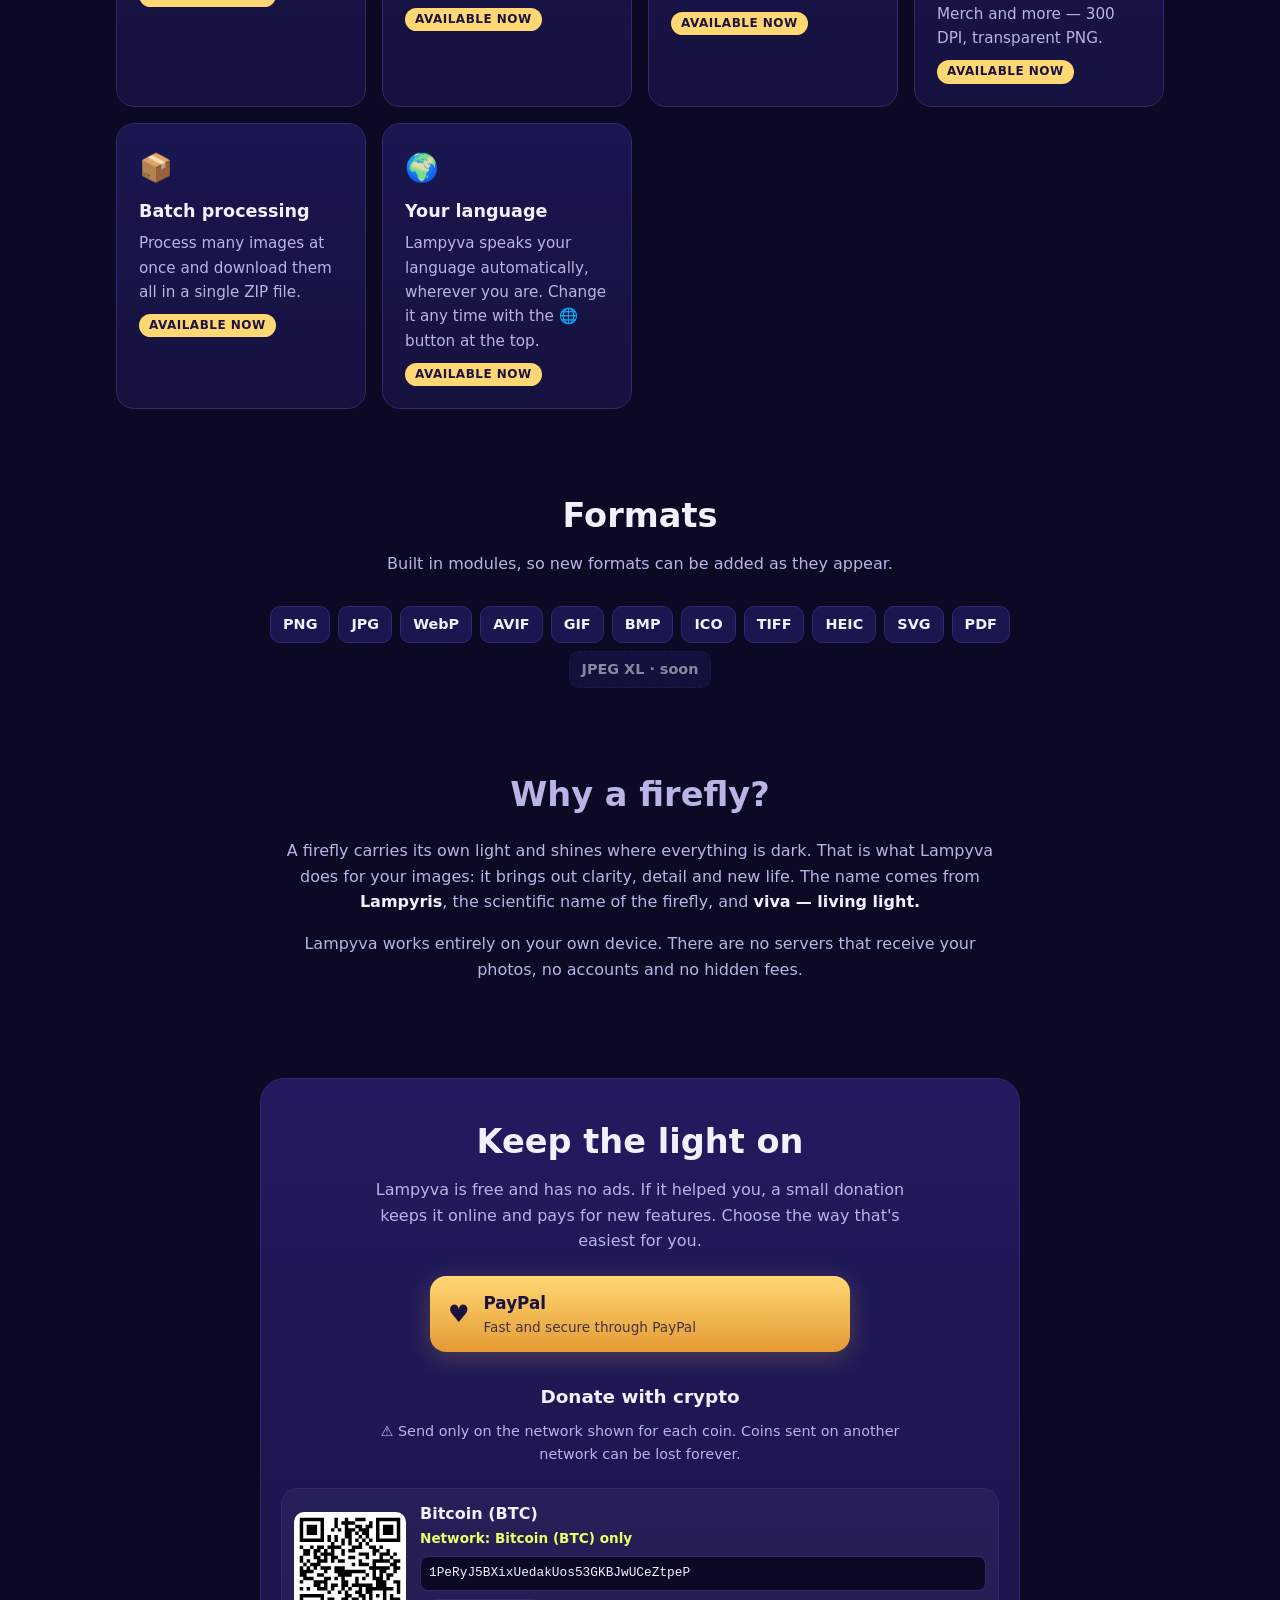
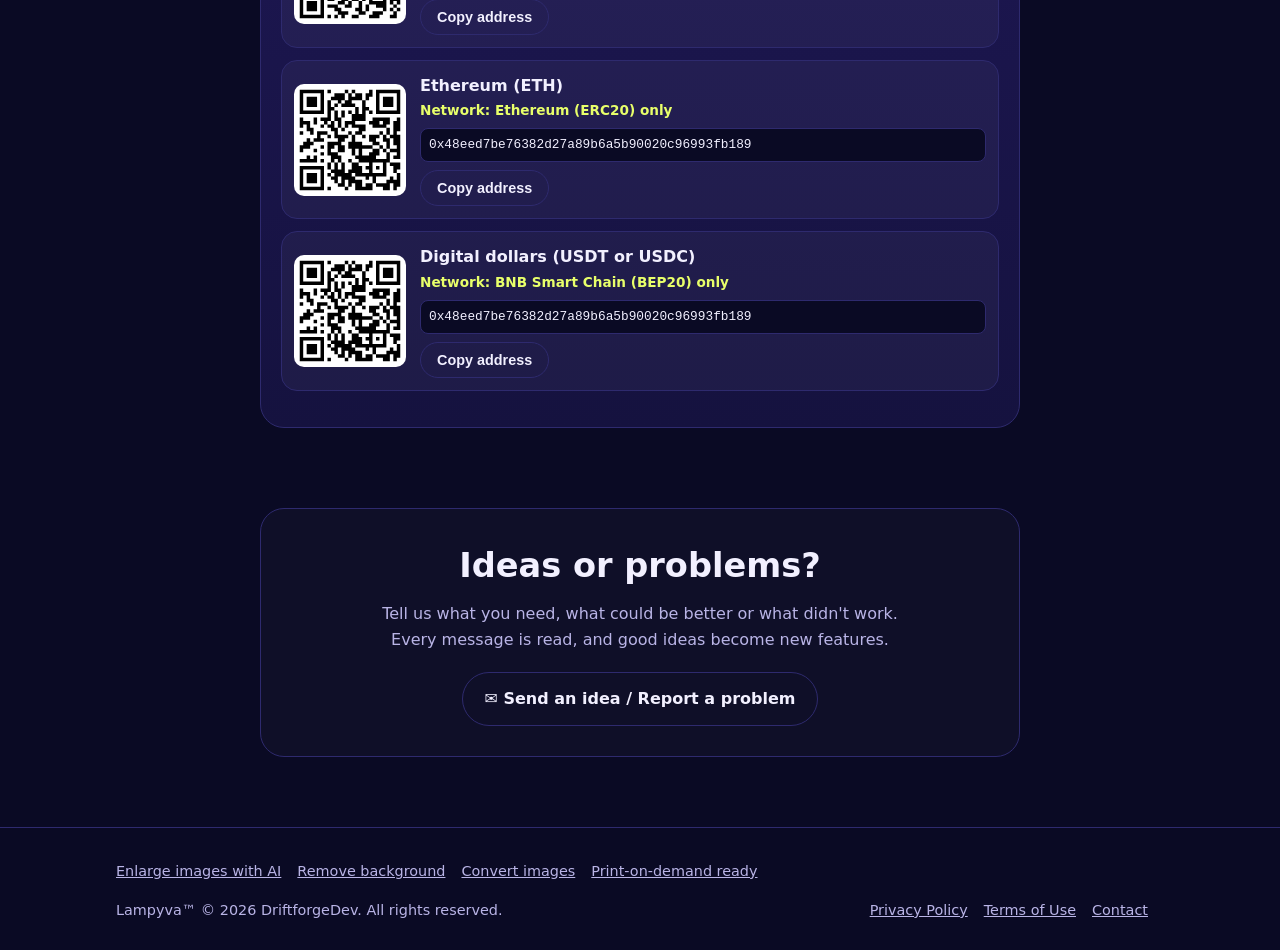
<file: image-converter.html>
<!doctype html>
<html lang="en">
<head>
<meta charset="utf-8">
<!-- Security: the browser only runs Lampyva's own code and only talks to the services listed here -->
<meta http-equiv="Content-Security-Policy" content="default-src 'self'; script-src 'self' 'unsafe-eval' blob:; worker-src 'self' blob:; style-src 'self' 'unsafe-inline'; img-src 'self' data: blob:; media-src 'self' data: blob:; font-src 'self' data:; connect-src 'self' blob: data: https://translate.googleapis.com https://script.google.com https://script.googleusercontent.com; object-src 'none'; base-uri 'self'; form-action 'self'">
<meta name="referrer" content="strict-origin-when-cross-origin">
<meta name="viewport" content="width=device-width, initial-scale=1">
<meta name="lampyva-version" content="39">
<meta name="mitgo-verification" content="5053d68d-bd86-486e-8d29-583a58ce812b" />
<meta name="google" content="notranslate">
<title>Free Image Converter — HEIC to JPG, PNG, WebP, PDF | Lampyva</title>
<link rel="canonical" href="https://truxz78-png.github.io/lampyva/image-converter.html">
<meta name="description" content="Convert images for free: HEIC, PNG, JPG, WebP, AVIF, TIFF, SVG and more to JPG, PNG, WebP, PDF, ICO or GIF. Many at once, right in your browser, nothing uploaded.">
<meta name="theme-color" content="#0A0A24">
<link rel="icon" href="assets/icon.svg" type="image/svg+xml">
<link rel="icon" href="assets/icon-32.png" sizes="32x32" type="image/png">
<link rel="apple-touch-icon" href="assets/icon-180.png">
<link rel="manifest" href="manifest.webmanifest">
<meta property="og:title" content="Free Image Converter — HEIC to JPG, PNG, WebP, PDF | Lampyva">
<meta property="og:description" content="Convert images for free: HEIC, PNG, JPG, WebP, AVIF, TIFF, SVG and more to JPG, PNG, WebP, PDF, ICO or GIF. Many at once, right in your browser, nothing uploaded.">
<meta property="og:image" content="https://truxz78-png.github.io/lampyva/assets/share.png">
<meta property="og:type" content="website">
<meta name="twitter:card" content="summary_large_image">
<link rel="stylesheet" href="style.css?v=39">
<script src="config.js?v=39" defer></script>
<script src="vendor/qrcode.js?v=39" defer></script>
<script src="js/site.js?v=39" defer></script>
<script src="js/i18n.js?v=39" defer></script>
<script src="js/scroll-nav.js?v=39" defer></script>
<script type="module" src="js/converter.js?v=39"></script>
<script type="module" src="js/upscale-ui.js?v=39"></script>
<script type="module" src="js/bg-ui.js?v=39"></script>
<script type="module" src="js/pod-ui.js?v=39"></script>
<script type="module" src="js/compare-zoom.js?v=39"></script>
</head>
<body data-page="convert">

<header>
  <div class="wrap">
    <a class="brand" href="./"><img src="assets/icon.svg" alt="" width="38" height="38"><span class="brand-name">Lampyva</span></a>
    <nav>
      <a class="hide-sm" href="#features">Features</a>
      <a class="hide-sm" href="#about">About</a>
      <label class="lang" translate="no" title="Language"><span aria-hidden="true">🌐 <b id="lang-code">EN</b></span><select id="lang-pick" aria-label="Language"></select></label>
      <a class="btn btn-donate btn-sm" href="#donate" data-track="click-donate-header">Donate</a>
    </nav>
  </div>
</header>

<main>
  <section class="hero">
    <div class="wrap">
      <img class="icon" src="assets/icon.svg" alt="Lampyva firefly logo" width="132" height="132">
      <h1>Convert images <span>to any format</span></h1>
      <p>Turn HEIC, PNG, JPG, WebP, AVIF, TIFF, SVG and more into JPG, PNG, WebP, PDF, ICO or GIF — many at once, free and private, right in your browser.</p>
      <div class="actions">
        <a class="btn btn-donate" href="#convert">Convert formats</a>
        <a class="btn btn-ghost" href="#upscale">Enlarge images now</a>
        <a class="btn btn-ghost" href="#remove-bg">Remove background</a>
        <a class="btn btn-ghost" href="#pod">Print-on-demand</a>
              </div>
      <div class="badges">
        <span class="badge">🔒 100% private</span>
        <span class="badge">⚡ Runs on your device</span>
        <span class="badge">🎁 Free forever</span>
        <span class="badge">🚫 No sign-up</span>
      </div>
      <button type="button" class="btn btn-ghost btn-sm install-btn" data-install hidden><span aria-hidden="true">📲</span> <span>Install Lampyva</span></button>
    </div>
  </section>

  <section id="showcase" class="showcase">
    <div class="wrap">
      <h2>See what Lampyva does</h2>
      <div class="sc-row">
        <a class="sc-card" href="#upscale" data-track="showcase-upscale">
          <span class="sc-pair">
            <span class="sc-img"><img src="assets/showcase/enlarge-before.webp" alt="Small blurry drawing of an owl" width="480" height="480" loading="lazy"><small>Before</small></span>
            <span class="sc-img"><img src="assets/showcase/enlarge-after.webp" alt="The same owl enlarged 4× with AI, sharp" width="480" height="480" loading="lazy"><small>After</small></span>
          </span>
          <b>Enlarge images with AI</b>
        </a>
        <a class="sc-card" href="#remove-bg" data-track="showcase-bg">
          <span class="sc-pair">
            <span class="sc-img"><img src="assets/showcase/bg-before.webp" alt="Owl in front of a sky and grass" width="480" height="480" loading="lazy"><small>Before</small></span>
            <span class="sc-img"><img src="assets/showcase/bg-after.webp" alt="The owl cut out with a transparent background" width="480" height="480" loading="lazy"><small>After</small></span>
          </span>
          <b>Remove background</b>
        </a>
        <a class="sc-card" href="#pod" data-track="showcase-pod">
          <span class="sc-pair">
            <span class="sc-img"><img src="assets/showcase/pod-before.webp" alt="T-shirt design on a white background" width="480" height="480" loading="lazy"><small>Before</small></span>
            <span class="sc-img"><img src="assets/showcase/pod-after.webp" alt="The design ready to print, without the white background" width="480" height="480" loading="lazy"><small>After</small></span>
          </span>
          <b>Print-on-demand ready</b>
        </a>
      </div>
    </div>
  </section>

  <section id="convert">
    <div class="wrap">
      <h2>Convert images</h2>
      <p class="sub">Choose your images, pick a format and download. Everything happens on your device — nothing is uploaded.</p>

      <div class="tool">
        <label id="cv-drop" class="drop" for="cv-input">
          <input id="cv-input" type="file" multiple accept="image/*,.heic,.heif,.tif,.tiff,.svg,.ico,.avif,.bmp">
          <span class="drop-icon" aria-hidden="true">⬆</span>
          <strong>Choose images</strong>
          <span class="drop-hint">or drag and drop them here</span>
        </label>
        <button type="button" class="btn btn-ghost btn-sm try-sample" data-input="cv-input" data-sample="assets/samples/sample-photo.jpg" data-run="cv-run" data-track="try-sample-cv"><span aria-hidden="true">✨</span> <span>Try with a sample image</span></button>

        <ul id="cv-files" class="cv-list"></ul>
        <p id="cv-empty" class="cv-note">No images selected yet.</p>

        <div class="cv-options">
          <label class="cv-field">
            <span>Convert to</span>
            <select id="cv-format"></select>
          </label>
          <label class="cv-field" id="cv-quality-row">
            <span>Quality <b id="cv-quality-val">90%</b></span>
            <input id="cv-quality" type="range" min="40" max="100" value="90">
          </label>
          <label class="cv-field" id="cv-bg-row">
            <span>Background for transparent areas</span>
            <input id="cv-bg" type="color" value="#ffffff">
          </label>
          <label class="cv-check" id="cv-combine-row" hidden>
            <input id="cv-combine" type="checkbox">
            <span>Combine all images into one PDF</span>
          </label>
        </div>

        <div class="cv-actions">
          <button id="cv-run" class="btn btn-donate" type="button" disabled>Convert</button>
          <button id="cv-clear" class="btn btn-ghost" type="button" hidden>Clear all</button>
        </div>
        <p id="cv-status" class="cv-note" aria-live="polite"></p>

        <div id="cv-results-box" hidden>
          <h3>Your files</h3>
          <ul id="cv-results" class="cv-list"></ul>
          <button id="cv-zip" class="btn btn-ghost" type="button" hidden>Download all (ZIP)</button>
        </div>

        <p class="cv-formats"><b>Opens:</b> <span id="cv-inputs"></span><br><b>Saves as:</b> <span id="cv-outputs"></span></p>
      </div>
    </div>
  </section>

  <section id="upscale">
    <div class="wrap">
      <h2>Enlarge images with AI</h2>
      <p class="sub">Make small images bigger and sharper. The AI runs on your own device — nothing is uploaded.</p>

      <div class="tool">
        <label id="up-drop" class="drop" for="up-input">
          <input id="up-input" type="file" multiple accept="image/*,.heic,.heif,.tif,.tiff,.svg,.ico,.avif,.bmp">
          <span class="drop-icon" aria-hidden="true">⬆</span>
          <strong>Choose images</strong>
          <span class="drop-hint">or drag and drop them here</span>
        </label>
        <button type="button" class="btn btn-ghost btn-sm try-sample" data-input="up-input" data-sample="assets/samples/sample-enlarge.jpg" data-run="up-run" data-set='{"up-type":"art","up-scale":"4"}' data-track="try-sample-up"><span aria-hidden="true">✨</span> <span>Try with a sample image</span></button>

        <ul id="up-files" class="cv-list"></ul>
        <p id="up-empty" class="cv-note">No images selected yet.</p>
        <p id="up-noai" class="cv-note" hidden>Your browser can't run the AI, so images will be enlarged with a high-quality resize instead.</p>

        <div class="cv-options">
          <label class="cv-field">
            <span>Enlarge</span>
            <select id="up-scale"><option value="2">2× (double size)</option><option value="4">4× (four times)</option></select>
          </label>
          <label class="cv-field" id="up-type-row">
            <span>Image type</span>
            <select id="up-type"><option value="photo">Photo</option><option value="art">Drawing, logo or anime</option></select>
          </label>
          <label class="cv-field" id="up-noise-row">
            <span>Clean noise and blur</span>
            <select id="up-noise"><option value="0">Off</option><option value="1" selected>Low</option><option value="2">High</option></select>
          </label>
          <label class="cv-field">
            <span>Save as</span>
            <select id="up-format"></select>
          </label>
        </div>

        <div class="cv-actions">
          <button id="up-run" class="btn btn-donate" type="button" disabled>Enlarge</button>
          <button id="up-clear" class="btn btn-ghost" type="button" hidden>Clear all</button>
        </div>
        <div id="up-progress" class="up-progress" hidden><div id="up-bar"></div></div>
        <p id="up-status" class="cv-note" aria-live="polite"></p>

        <div id="up-compare" class="up-compare" hidden>
          <div class="up-stage">
            <img id="up-after" alt="After">
            <div id="up-before-wrap" class="up-before"><img id="up-before" alt="Before"></div>
            <div id="up-line" class="up-line"></div>
            <span class="up-tag up-tag-l">Before</span><span class="up-tag up-tag-r">After</span>
          </div>
          <input id="up-split" type="range" min="0" max="100" value="50" aria-label="Compare before and after">
        </div>

        <div id="up-results-box" hidden>
          <h3>Your images</h3>
          <ul id="up-results" class="cv-list"></ul>
          <button id="up-zip" class="btn btn-ghost" type="button" hidden>Download all (ZIP)</button>
        </div>
        <p class="cv-formats">Speed depends on your device. Large images can take a minute or more on phones.</p>
      </div>
    </div>
  </section>

  <section id="remove-bg">
    <div class="wrap">
      <h2>Remove background</h2>
      <p class="sub">The AI finds the main subject and removes everything else. You get a clean transparent PNG — perfect for print-on-demand designs, products and profile pictures.</p>

      <div class="tool">
        <label id="bg-drop" class="drop" for="bg-input">
          <input id="bg-input" type="file" multiple accept="image/*,.heic,.heif,.tif,.tiff,.svg,.ico,.avif,.bmp">
          <span class="drop-icon" aria-hidden="true">⬆</span>
          <strong>Choose images</strong>
          <span class="drop-hint">or drag and drop them here</span>
        </label>
        <button type="button" class="btn btn-ghost btn-sm try-sample" data-input="bg-input" data-sample="assets/samples/sample-photo.jpg" data-run="bg-run" data-track="try-sample-bg"><span aria-hidden="true">✨</span> <span>Try with a sample image</span></button>

        <ul id="bg-files" class="cv-list"></ul>
        <p id="bg-empty" class="cv-note">No images selected yet.</p>

        <div class="cv-options">
          <label class="cv-field">
            <span>Edges</span>
            <select id="bg-edge"><option value="0">Soft (hair, fur)</option><option value="0.5" selected>Normal</option><option value="1">Sharp (objects, logos)</option></select>
          </label>
          <label class="cv-field">
            <span>New background</span>
            <select id="bg-fill"><option value="none">Transparent</option><option value="color">Solid color</option></select>
          </label>
          <label class="cv-field" id="bg-color-row" hidden>
            <span>Background color</span>
            <input id="bg-color" type="color" value="#ffffff">
          </label>
          <label class="cv-field">
            <span>Save as</span>
            <select id="bg-format"></select>
          </label>
        </div>
        <p id="bg-jpg-note" class="cv-note" hidden>JPG can't be transparent, so the background will be white.</p>

        <div class="cv-actions">
          <button id="bg-run" class="btn btn-donate" type="button" disabled>Remove background</button>
          <button id="bg-clear" class="btn btn-ghost" type="button" hidden>Clear all</button>
        </div>
        <div id="bg-progress" class="up-progress" hidden><div id="bg-bar" class="up-bar"></div></div>
        <p id="bg-status" class="cv-note" aria-live="polite"></p>
        <p id="bg-slow" class="cv-note" hidden>Your device is using the backup mode, which is slower. Please keep this page open.</p>

        <div id="bg-compare" class="up-compare" hidden>
          <div class="up-stage">
            <img id="bg-after" alt="After">
            <div id="bg-before-wrap" class="up-before"><img id="bg-before" alt="Before"></div>
            <div id="bg-line" class="up-line"></div>
            <span class="up-tag up-tag-l">Before</span><span class="up-tag up-tag-r">After</span>
          </div>
          <input id="bg-split" class="up-split" type="range" min="0" max="100" value="50" aria-label="Compare before and after">
        </div>

        <div id="bg-results-box" class="res-box" hidden>
          <h3>Your images</h3>
          <ul id="bg-results" class="cv-list"></ul>
          <button id="bg-zip" class="btn btn-ghost zip-btn" type="button" hidden>Download all (ZIP)</button>
        </div>
        <p class="cv-formats">Works best when the subject is clear: a person, an animal, a product or a design.</p>
      </div>
    </div>
  </section>

  <section id="pod">
    <div class="wrap">
      <h2>Print-on-demand ready</h2>
      <p class="sub">Turn any design into a file ready to upload: background removed, enlarged with AI, centered on the exact size each store asks for, transparent PNG at 300 DPI.</p>

      <div class="tool">
        <label id="pod-drop" class="drop" for="pod-input">
          <input id="pod-input" type="file" multiple accept="image/*,.heic,.heif,.tif,.tiff,.svg,.ico,.avif,.bmp">
          <span class="drop-icon" aria-hidden="true">⬆</span>
          <strong>Choose designs</strong>
          <span class="drop-hint">or drag and drop them here</span>
        </label>
        <button type="button" class="btn btn-ghost btn-sm try-sample" data-input="pod-input" data-sample="assets/samples/sample-design.jpg" data-track="try-sample-pod"><span aria-hidden="true">✨</span> <span>Try with a sample image</span></button>

        <ul id="pod-files" class="cv-list"></ul>
        <p id="pod-empty" class="cv-note">No designs selected yet.</p>

        <div class="cv-options">
          <label class="cv-field pod-wide">
            <span>Store and size</span>
            <select id="pod-preset"></select>
          </label>
          <details class="cv-field pod-wide pod-extra" id="pod-extra-box">
            <summary><span>Also make these sizes (same design, one ZIP)</span> <b id="pod-extra-count" translate="no"></b></summary>
            <div id="pod-extra" class="pod-extra-list"></div>
          </details>
          <div id="pod-custom" class="pod-custom" hidden>
            <label class="cv-field"><span>Width (px)</span><input id="pod-w" type="number" inputmode="numeric" min="100" max="8000" value="4500"></label>
            <label class="cv-field"><span>Height (px)</span><input id="pod-h" type="number" inputmode="numeric" min="100" max="8000" value="5400"></label>
          </div>
          <label class="cv-field">
            <span>Background</span>
            <select id="pod-bg">
              <option value="white" selected>Remove white background (drawings)</option>
              <option value="white-all">Remove all white (text designs)</option>
              <option value="white-all-4">Remove all white, gentle (drawings with closed white areas)</option>
              <option value="ai">Remove background with AI (photos)</option>
              <option value="keep">Keep as it is</option>
            </select>
          </label>
          <label class="cv-check" id="pod-holes-row">
            <input id="pod-holes" type="checkbox">
            <span>Also remove white holes inside the design</span>
          </label>
          <label class="cv-field pod-wide" id="pod-holesize-row" hidden>
            <span>Smallest hole to remove: <b id="pod-holesize-val">Small</b></span>
            <input id="pod-holesize" type="range" min="1" max="10" step="1" value="2">
          </label>
          <p class="cv-note pod-wide" id="pod-holes-note" hidden>Only pure white areas bigger than this are removed, so eye highlights and cream colors stay. Check the result before downloading.</p>
          <label class="cv-field">
            <span>Design type</span>
            <select id="pod-type"><option value="art">Illustration, text or logo</option><option value="photo">Photo</option></select>
          </label>
          <label class="cv-field">
            <span>Quality</span>
            <select id="pod-quality">
              <option value="fast" selected>Sharp — Lanczos + sharpening, like ImageMagick (recommended)</option>
              <option value="best">Enlarged with AI (slower)</option>
            </select>
          </label>
          <label class="cv-field" id="pod-margin-row">
            <span>Space around the design</span>
            <select id="pod-margin"><option value="0">None</option><option value="0.04" selected>Small (recommended)</option><option value="0.08">Medium</option></select>
          </label>
        </div>
        <div id="pod-poster-row" class="cv-options" hidden>
          <label class="cv-field">
            <span>Metal poster (Displate)</span>
            <select id="pod-poster">
              <option value="fit" selected>Whole design + background color</option>
              <option value="fill">Fill the whole poster (edges are cut)</option>
            </select>
          </label>
          <label class="cv-field" id="pod-postercolor-row">
            <span>Background color</span>
            <input id="pod-postercolor" type="color" value="#f5ebdd">
          </label>
        </div>
        <label class="cv-field pod-name">
          <span>File name (optional)</span>
          <input id="pod-prefix" type="text" maxlength="60" autocomplete="off" spellcheck="false" placeholder="C01-whale-lighthouse" translate="no">
        </label>
        <p id="pod-cover-note" class="cv-note" hidden>This product prints edge to edge, so the design fills the whole canvas (edges may be cut a little).</p>

        <div class="cv-actions">
          <button id="pod-run" class="btn btn-donate" type="button" disabled>Make print-ready</button>
          <button id="pod-clear" class="btn btn-ghost" type="button" hidden>Clear all</button>
        </div>
        <div id="pod-progress" class="up-progress" hidden><div id="pod-bar" class="up-bar"></div></div>
        <p id="pod-eta" class="cv-note" hidden></p>
        <p id="pod-status" class="cv-note" aria-live="polite"></p>

        <div id="pod-results-box" class="res-box" hidden>
          <h3>Ready to upload</h3>
          <p class="cv-note">This is the final result. The squares show the transparent areas — they are not part of the image.</p>
          <p class="cv-note">Some phone galleries show transparent areas as white or black. The downloaded PNG is still transparent.</p>
          <ul id="pod-results" class="cv-list"></ul>
          <button id="pod-zip" class="btn btn-ghost zip-btn" type="button" hidden>Download all (ZIP)</button>
          <div class="pod-promo">
            <h3>Promote your designs</h3>
            <p class="cv-note">Make a vertical image for Pinterest (1000×1500) and a T-shirt preview (white and black) of each design, to share on social media.</p>
            <div class="cv-options">
              <label class="cv-field"><span>Pin background color</span><input id="pod-pincolor" type="color" value="#1e3a6e"></label>
              <label class="cv-field"><span>Pin title (optional)</span><input id="pod-pintitle" type="text" maxlength="60" autocomplete="off"></label>
            </div>
            <div class="cv-actions">
              <button id="pod-pins" class="btn btn-ghost" type="button">📌 Make Pinterest pins</button>
              <button id="pod-mockups" class="btn btn-ghost" type="button">👕 Make T-shirt previews</button>
            </div>
            <p id="pod-promo-status" class="cv-note" aria-live="polite"></p>
            <ul id="pod-promo-list" class="cv-list"></ul>
          </div>
        </div>

        <div id="pod-editor" class="pod-editor" hidden role="dialog" aria-modal="true" aria-labelledby="pe-title">
          <div class="pe-box">
            <div class="pe-head"><h3 id="pe-title">Check &amp; touch up</h3><button id="pe-close" class="pe-x" type="button" aria-label="Close">✕</button></div>
            <p class="cv-note pe-help">Tap any white leftover to make it transparent. Use the zoom to reach small spots.</p>
            <div class="pe-tools">
              <span>Background:</span>
              <button type="button" class="pe-chip on" data-bg="dark">Dark</button>
              <button type="button" class="pe-chip" data-bg="light">Light</button>
              <button type="button" class="pe-chip" data-bg="checker">Checker</button>
            </div>
            <div class="pe-tools">
              <span>Zoom:</span>
              <button type="button" class="pe-chip on" data-z="1" translate="no">1×</button>
              <button type="button" class="pe-chip" data-z="2" translate="no">2×</button>
              <button type="button" class="pe-chip" data-z="4" translate="no">4×</button>
              <button type="button" class="pe-chip" data-z="8" translate="no">8×</button>
            </div>
            <div id="pe-view" class="pe-view bg-dark"><canvas id="pe-canvas"></canvas><div id="pe-scroll" class="pe-scroll"><div id="pe-sizer"></div></div></div>
            <p id="pe-status" class="cv-note" aria-live="polite"></p>
            <div class="pe-actions">
              <button id="pe-undo" class="btn btn-ghost" type="button" disabled>↶ Undo</button>
              <button id="pe-save" class="btn btn-donate" type="button" disabled>Save changes</button>
              <button id="pe-cancel" class="btn btn-ghost" type="button">Cancel</button>
            </div>
          </div>
        </div>
        <p class="cv-formats">Sizes follow each store's published guidelines. Stores can change them, so check their upload page if a file is rejected. Lampyva is not affiliated with these stores; their names belong to their owners.</p>
      </div>
    </div>
  </section>


  <section id="features">
    <div class="wrap">
      <h2>Everything you need for your images</h2>
      <p class="sub">One simple place to enlarge, clean up and prepare images for the web, for print and for print-on-demand stores.</p>
      <div class="grid">
        <div class="card"><div class="ico">🔄</div><h3>Format converter</h3><p>Convert between PNG, JPG, WebP, AVIF, GIF, BMP, TIFF, ICO, PDF and more.</p><a class="ready" href="#convert">AVAILABLE NOW</a></div>
        <div class="card"><div class="ico">🔍</div><h3>AI upscaling</h3><p>Enlarge images 2×, 4× and more while keeping edges sharp and details clear.</p><a class="ready" href="#upscale">AVAILABLE NOW</a></div>
        <div class="card"><div class="ico">✂️</div><h3>Background remover</h3><p>Remove the background automatically and get a clean transparent PNG.</p><a class="ready" href="#remove-bg">AVAILABLE NOW</a></div>
        <div class="card"><div class="ico">👕</div><h3>Print-on-demand presets</h3><p>Ready-made sizes for Redbubble, Spreadshirt, Zazzle, Displate, Amazon Merch and more — 300 DPI, transparent PNG.</p><a class="ready" href="#pod">AVAILABLE NOW</a></div>
        <div class="card"><div class="ico">📦</div><h3>Batch processing</h3><p>Process many images at once and download them all in a single ZIP file.</p><a class="ready" href="#convert">AVAILABLE NOW</a></div>
        <div class="card"><div class="ico">🌍</div><h3>Your language</h3><p>Lampyva speaks your language automatically, wherever you are. Change it any time with the 🌐 button at the top.</p><span class="ready">AVAILABLE NOW</span></div>
      </div>
    </div>
  </section>

  <section>
    <div class="wrap">
      <h2>Formats</h2>
      <p class="sub">Built in modules, so new formats can be added as they appear.</p>
      <div class="formats">
        <span>PNG</span><span>JPG</span><span>WebP</span><span>AVIF</span><span>GIF</span><span>BMP</span><span>ICO</span><span>TIFF</span><span>HEIC</span><span>SVG</span><span>PDF</span><span class="later">JPEG XL · soon</span>
      </div>
    </div>
  </section>

  <section id="about">
    <div class="wrap story">
      <h2>Why a firefly?</h2>
      <p>A firefly carries its own light and shines where everything is dark. That is what Lampyva does for your images: it brings out clarity, detail and new life. The name comes from <strong translate="no">Lampyris</strong>, the scientific name of the firefly, and <strong translate="no">viva</strong> <strong>— living light.</strong></p>
      <p>Lampyva works entirely on your own device. There are no servers that receive your photos, no accounts and no hidden fees.</p>
    </div>
  </section>

  <section id="donate">
    <div class="wrap">
      <div class="donate-box">
        <h2>Keep the light on</h2>
        <p>Lampyva is free and has no ads. If it helped you, a small donation keeps it online and pays for new features. Choose the way that's easiest for you.</p>

        <div class="don-ways">
          <a id="don-paypal" class="don-way" data-track="donate-paypal">
            <span class="don-ico" aria-hidden="true">♥</span>
            <span><b>PayPal</b><small>Fast and secure through PayPal</small><small class="don-soon" hidden>Coming soon</small></span>
          </a>
        </div>

        <h3 class="don-title">Donate with crypto</h3>
        <p id="don-crypto-soon" class="don-note">Crypto donations are coming soon.</p>
        <p id="don-crypto-warn" class="don-warn" hidden>⚠ Send only on the network shown for each coin. Coins sent on another network can be lost forever.</p>
        <div id="don-crypto" class="don-coins"></div>
      </div>
    </div>
  </section>

  <section id="contact">
    <div class="wrap">
      <div class="contact-box">
        <h2>Ideas or problems?</h2>
        <p>Tell us what you need, what could be better or what didn't work. Every message is read, and good ideas become new features.</p>
        <a class="btn btn-ghost" data-contact data-track="click-contact" href="#contact">✉ Send an idea / Report a problem</a>
      </div>
    </div>
  </section>
</main>

<footer>
  <div class="wrap">
    <div><span translate="no">Lampyva™ © <span id="year">2026</span> DriftforgeDev.</span> All rights reserved.</div>
    <div class="foot-tools"><a href="upscale-image.html">Enlarge images with AI</a><a href="remove-background.html">Remove background</a><a href="image-converter.html">Convert images</a><a href="print-on-demand.html">Print-on-demand ready</a></div>
    <div><a href="privacy.html">Privacy Policy</a><a href="terms.html">Terms of Use</a><a href="#contact">Contact</a></div>
  </div>
</footer>

</body>
</html>
</file>
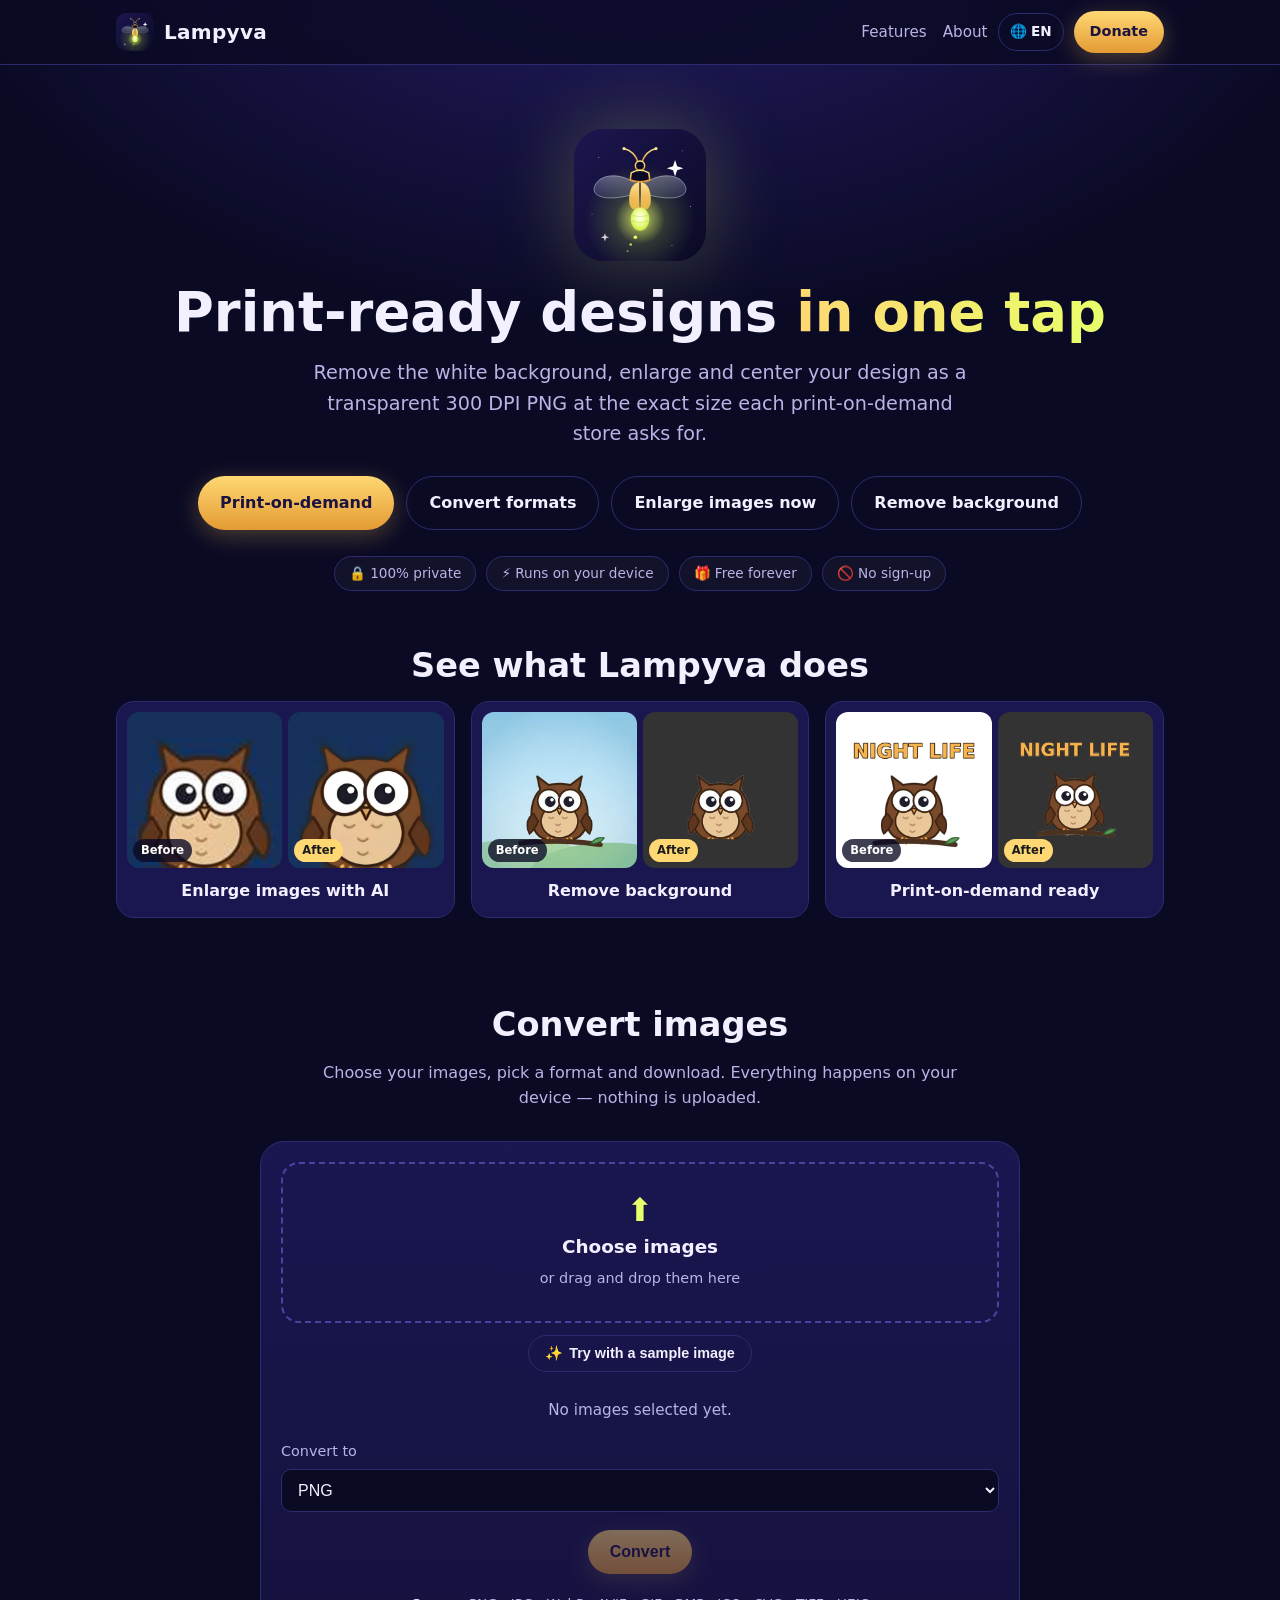
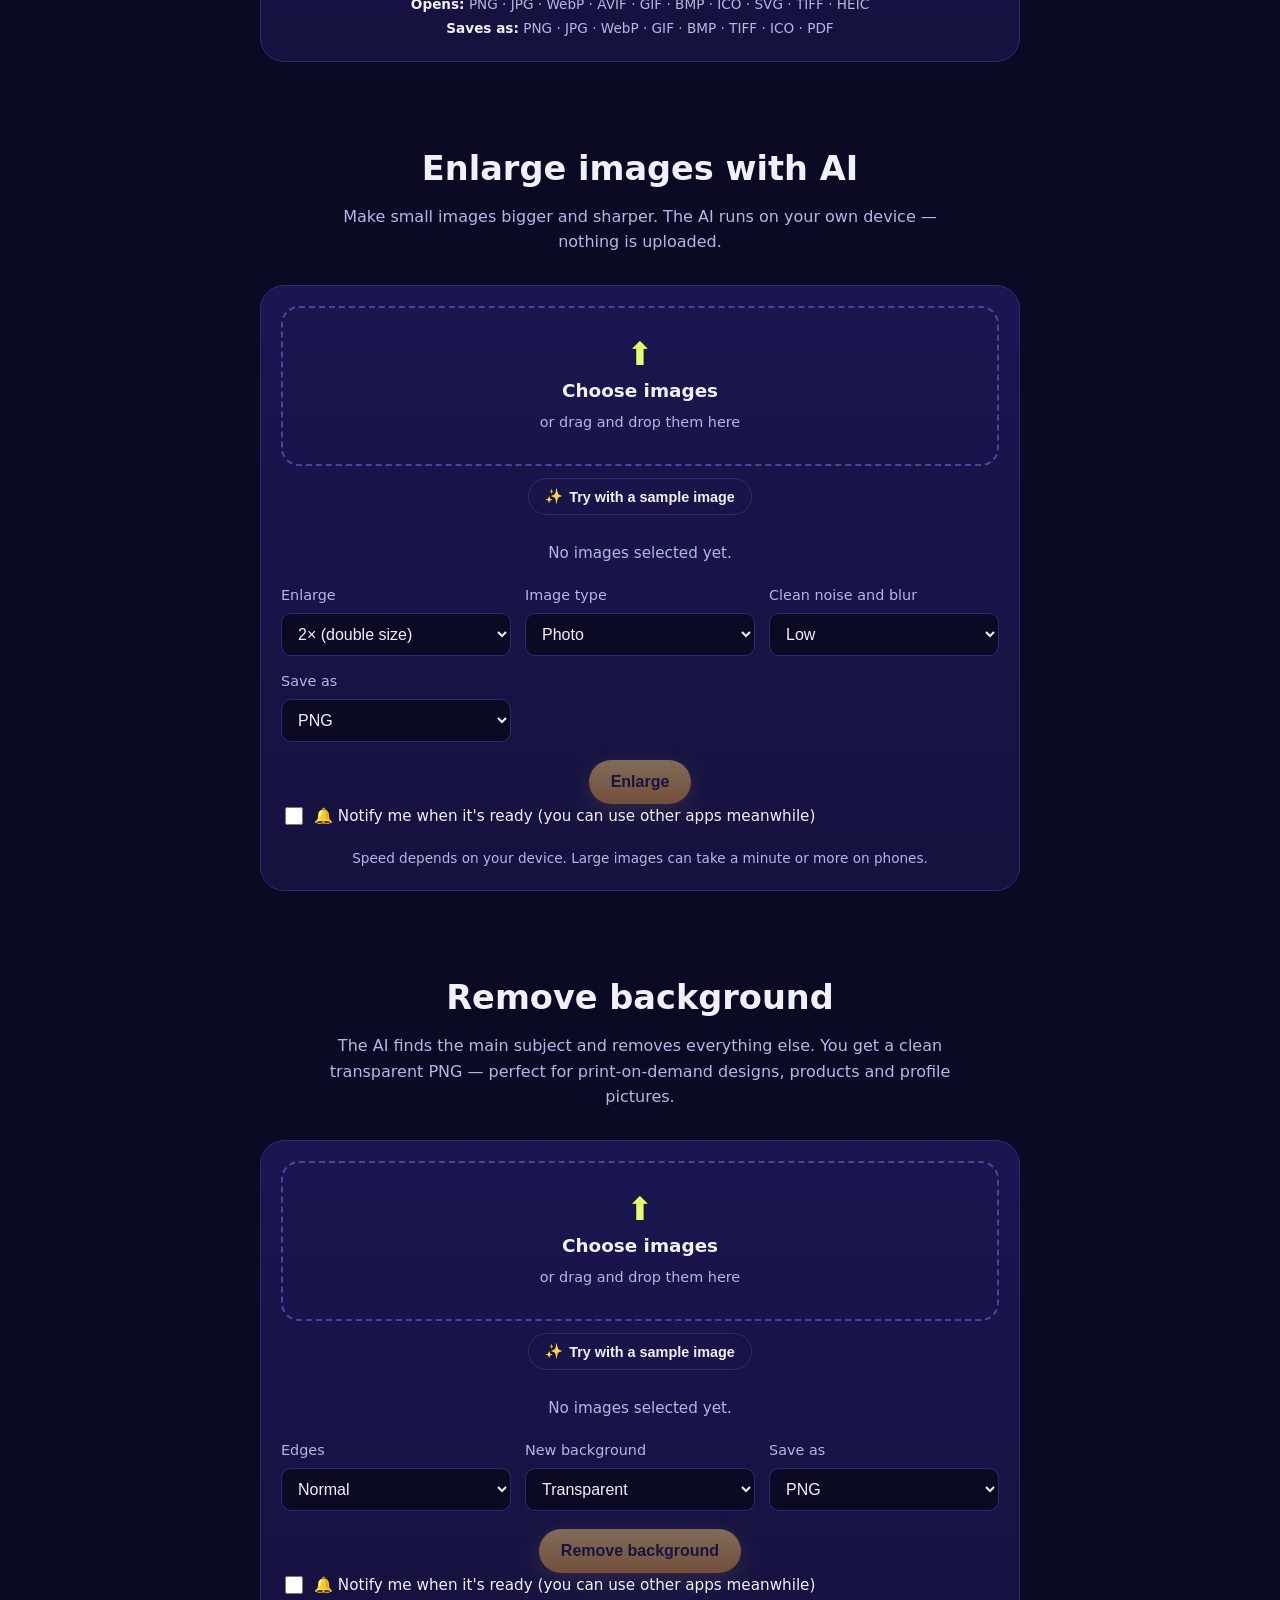
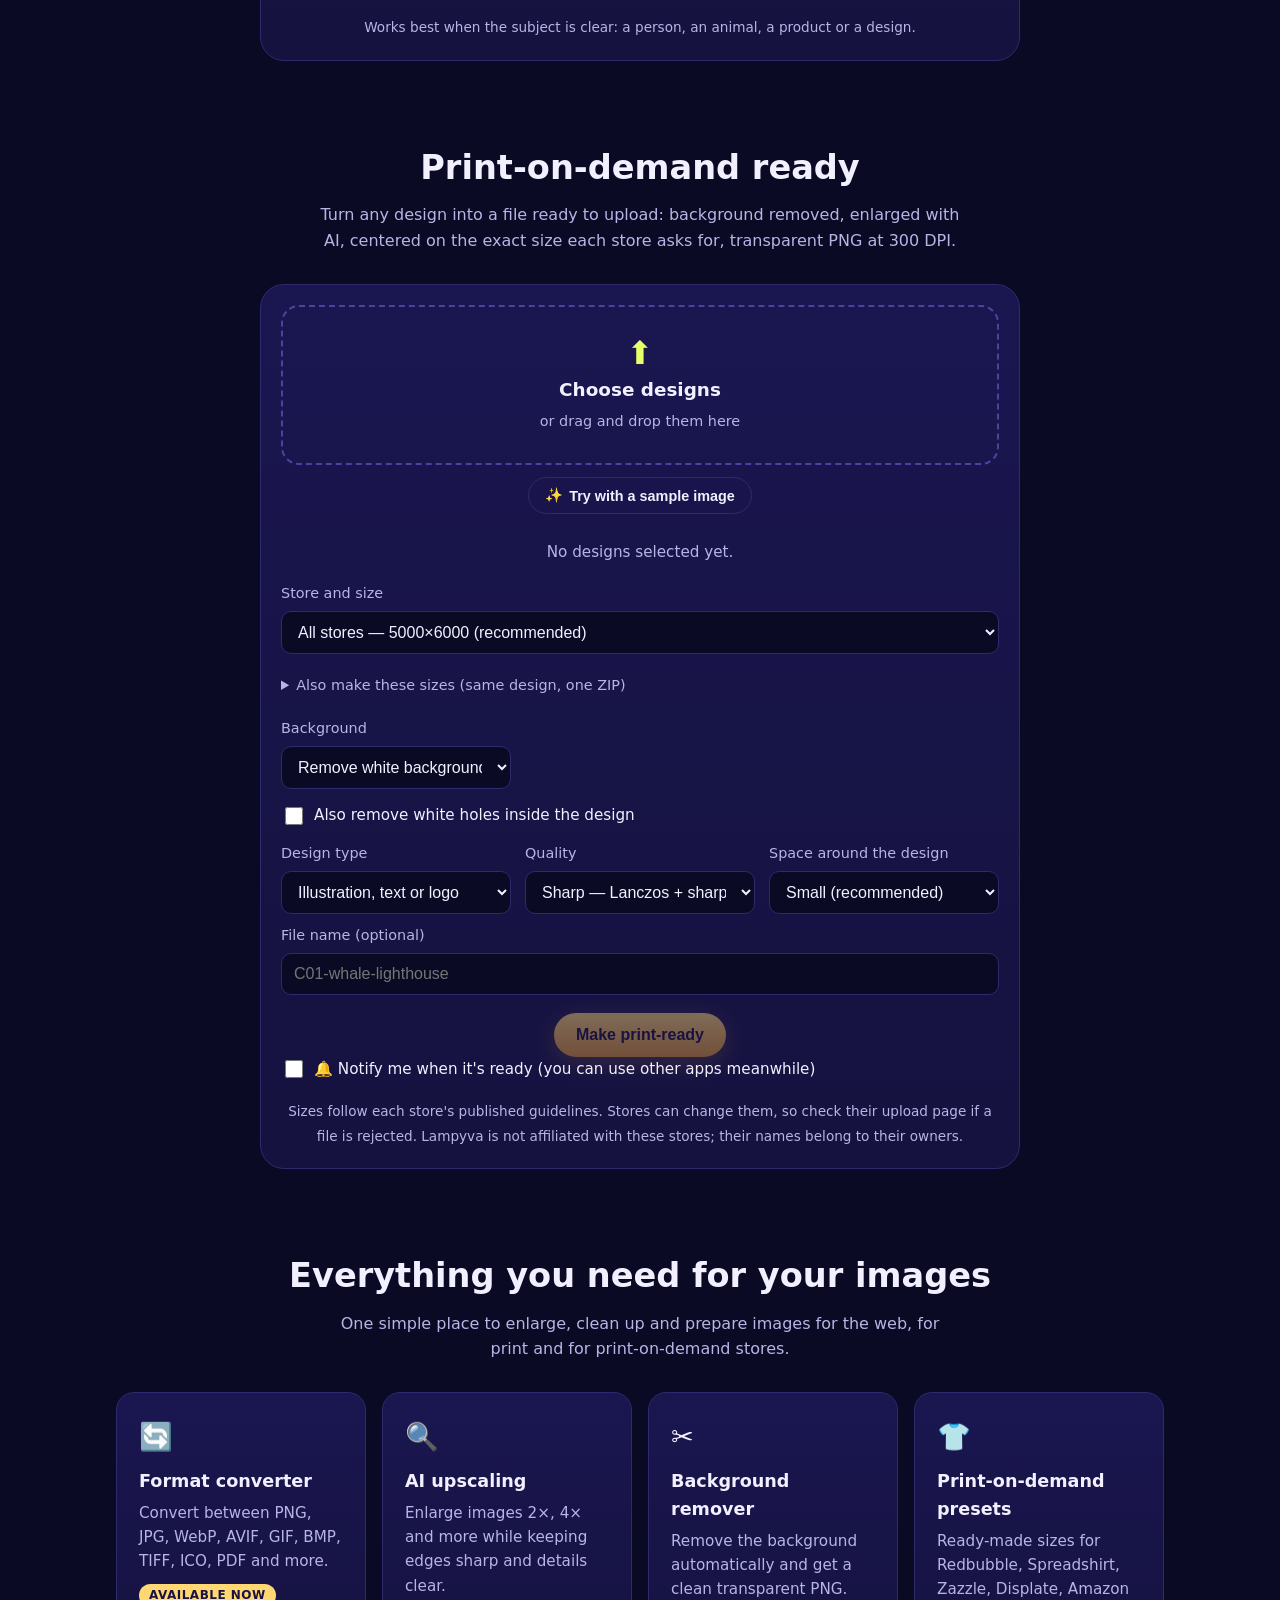
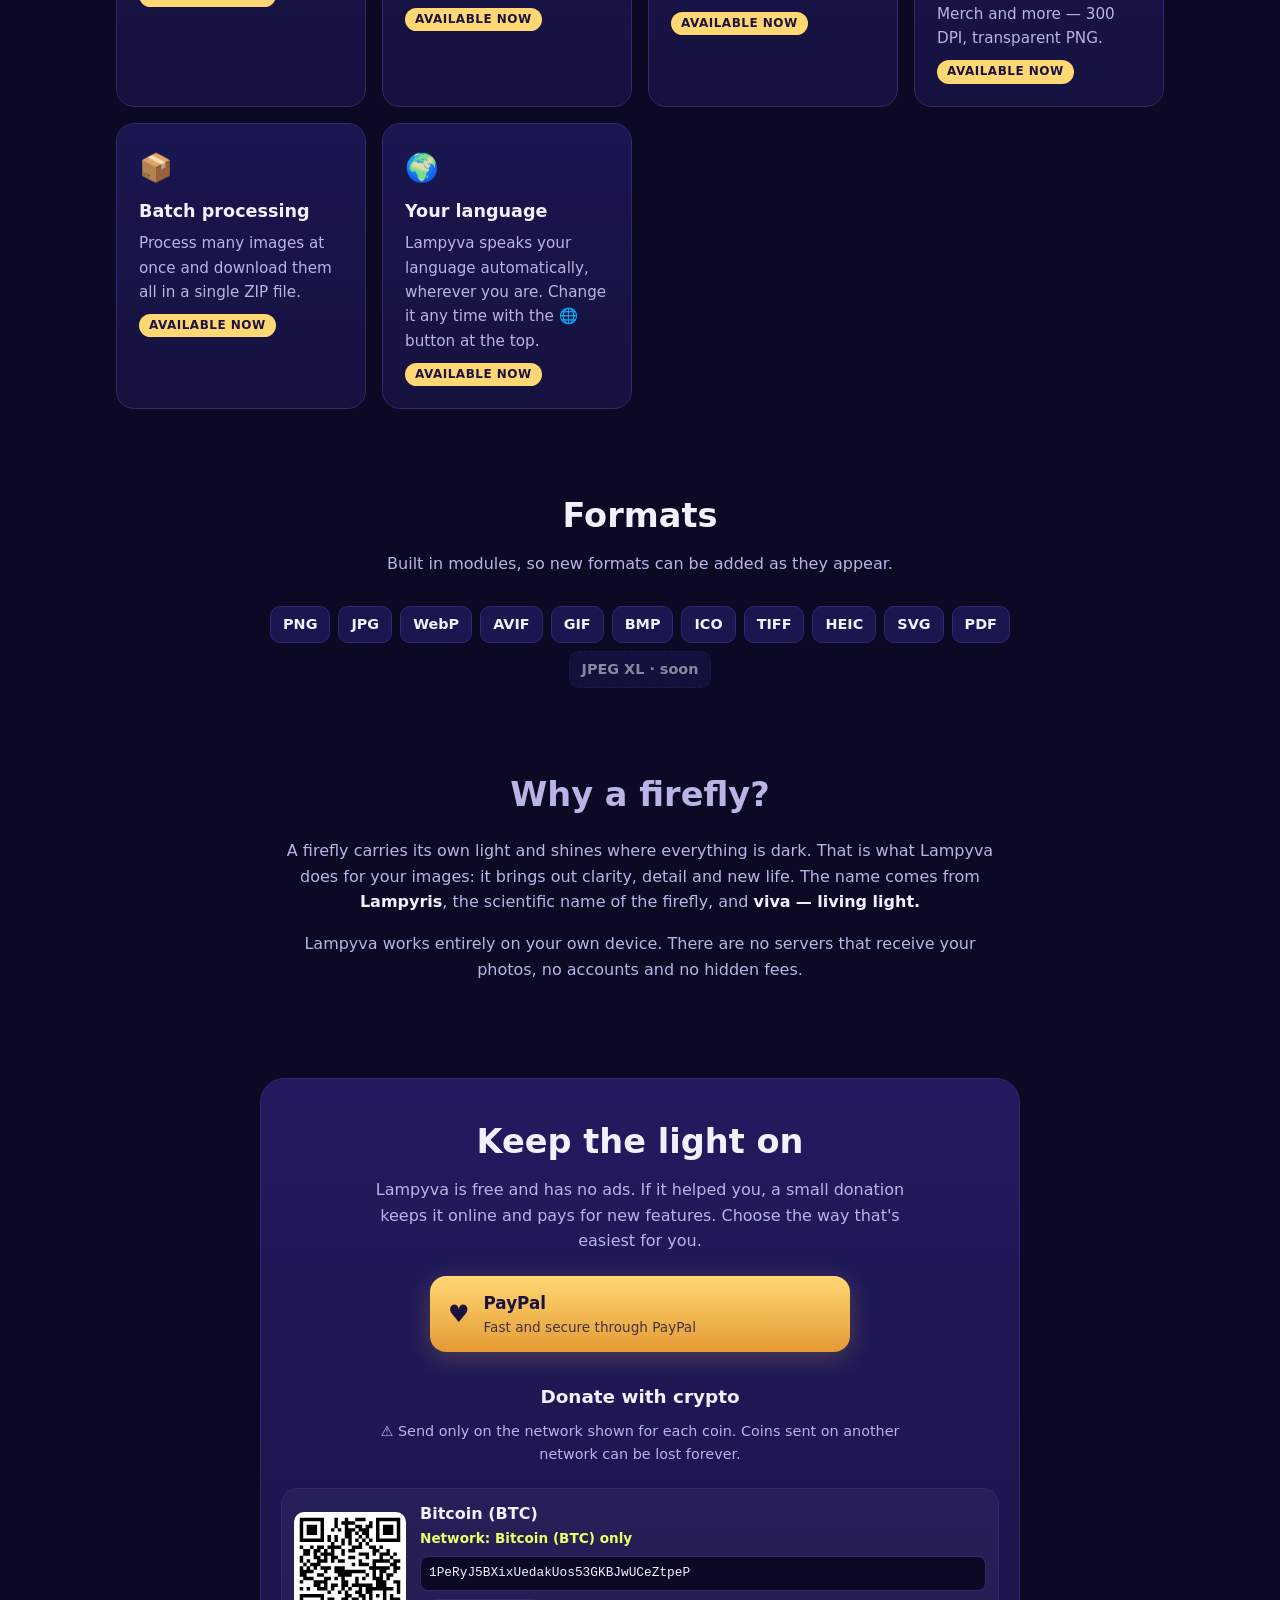
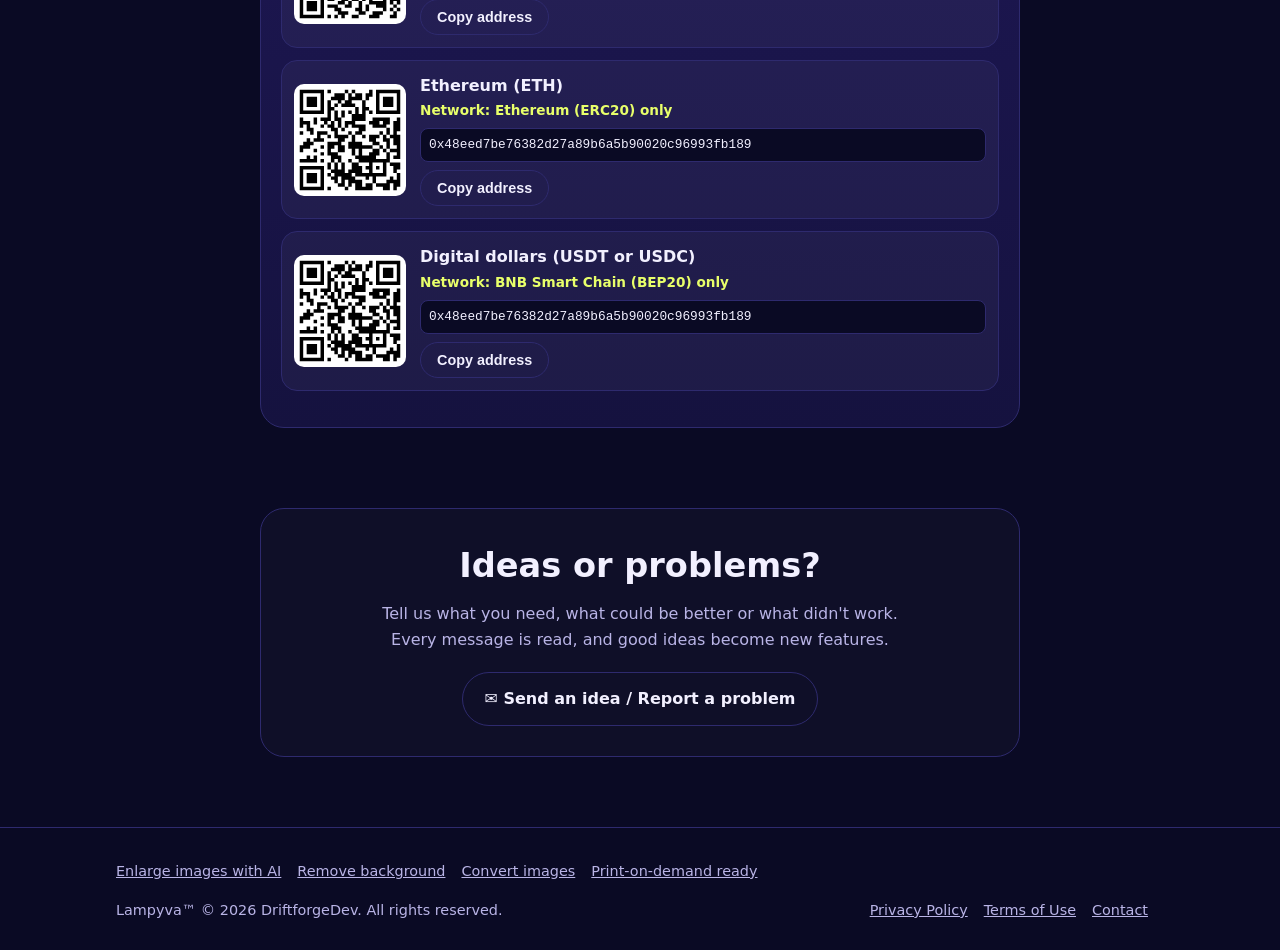
<file: print-on-demand.html>
<!doctype html>
<html lang="en">
<head>
<meta charset="utf-8">
<!-- Security: the browser only runs Lampyva's own code and only talks to the services listed here -->
<meta http-equiv="Content-Security-Policy" content="default-src 'self'; script-src 'self' 'unsafe-eval' blob:; worker-src 'self' blob:; style-src 'self' 'unsafe-inline'; img-src 'self' data: blob:; media-src 'self' data: blob:; font-src 'self' data:; connect-src 'self' blob: data: https://translate.googleapis.com https://script.google.com https://script.googleusercontent.com; object-src 'none'; base-uri 'self'; form-action 'self'">
<meta name="referrer" content="strict-origin-when-cross-origin">
<meta name="viewport" content="width=device-width, initial-scale=1">
<meta name="lampyva-version" content="39">
<meta name="mitgo-verification" content="5053d68d-bd86-486e-8d29-583a58ce812b" />
<meta name="google" content="notranslate">
<title>Print-on-Demand Image Prep — 5000×6000 PNG, 300 DPI | Lampyva</title>
<link rel="canonical" href="https://truxz78-png.github.io/lampyva/print-on-demand.html">
<meta name="description" content="Prepare designs for Redbubble, Amazon Merch, Spreadshirt, TeePublic and more: remove the white background, enlarge and center as a transparent 300 DPI PNG. Free.">
<meta name="theme-color" content="#0A0A24">
<link rel="icon" href="assets/icon.svg" type="image/svg+xml">
<link rel="icon" href="assets/icon-32.png" sizes="32x32" type="image/png">
<link rel="apple-touch-icon" href="assets/icon-180.png">
<link rel="manifest" href="manifest.webmanifest">
<meta property="og:title" content="Print-on-Demand Image Prep — 5000×6000 PNG, 300 DPI | Lampyva">
<meta property="og:description" content="Prepare designs for Redbubble, Amazon Merch, Spreadshirt, TeePublic and more: remove the white background, enlarge and center as a transparent 300 DPI PNG. Free.">
<meta property="og:image" content="https://truxz78-png.github.io/lampyva/assets/share.png">
<meta property="og:type" content="website">
<meta name="twitter:card" content="summary_large_image">
<link rel="stylesheet" href="style.css?v=39">
<script src="config.js?v=39" defer></script>
<script src="vendor/qrcode.js?v=39" defer></script>
<script src="js/site.js?v=39" defer></script>
<script src="js/i18n.js?v=39" defer></script>
<script src="js/scroll-nav.js?v=39" defer></script>
<script type="module" src="js/converter.js?v=39"></script>
<script type="module" src="js/upscale-ui.js?v=39"></script>
<script type="module" src="js/bg-ui.js?v=39"></script>
<script type="module" src="js/pod-ui.js?v=39"></script>
<script type="module" src="js/compare-zoom.js?v=39"></script>
</head>
<body data-page="pod">

<header>
  <div class="wrap">
    <a class="brand" href="./"><img src="assets/icon.svg" alt="" width="38" height="38"><span class="brand-name">Lampyva</span></a>
    <nav>
      <a class="hide-sm" href="#features">Features</a>
      <a class="hide-sm" href="#about">About</a>
      <label class="lang" translate="no" title="Language"><span aria-hidden="true">🌐 <b id="lang-code">EN</b></span><select id="lang-pick" aria-label="Language"></select></label>
      <a class="btn btn-donate btn-sm" href="#donate" data-track="click-donate-header">Donate</a>
    </nav>
  </div>
</header>

<main>
  <section class="hero">
    <div class="wrap">
      <img class="icon" src="assets/icon.svg" alt="Lampyva firefly logo" width="132" height="132">
      <h1>Print-ready designs <span>in one tap</span></h1>
      <p>Remove the white background, enlarge and center your design as a transparent 300 DPI PNG at the exact size each print-on-demand store asks for.</p>
      <div class="actions">
        <a class="btn btn-donate" href="#pod">Print-on-demand</a>
        <a class="btn btn-ghost" href="#convert">Convert formats</a>
        <a class="btn btn-ghost" href="#upscale">Enlarge images now</a>
        <a class="btn btn-ghost" href="#remove-bg">Remove background</a>
              </div>
      <div class="badges">
        <span class="badge">🔒 100% private</span>
        <span class="badge">⚡ Runs on your device</span>
        <span class="badge">🎁 Free forever</span>
        <span class="badge">🚫 No sign-up</span>
      </div>
      <button type="button" class="btn btn-ghost btn-sm install-btn" data-install hidden><span aria-hidden="true">📲</span> <span>Install Lampyva</span></button>
    </div>
  </section>

  <section id="showcase" class="showcase">
    <div class="wrap">
      <h2>See what Lampyva does</h2>
      <div class="sc-row">
        <a class="sc-card" href="#upscale" data-track="showcase-upscale">
          <span class="sc-pair">
            <span class="sc-img"><img src="assets/showcase/enlarge-before.webp" alt="Small blurry drawing of an owl" width="480" height="480" loading="lazy"><small>Before</small></span>
            <span class="sc-img"><img src="assets/showcase/enlarge-after.webp" alt="The same owl enlarged 4× with AI, sharp" width="480" height="480" loading="lazy"><small>After</small></span>
          </span>
          <b>Enlarge images with AI</b>
        </a>
        <a class="sc-card" href="#remove-bg" data-track="showcase-bg">
          <span class="sc-pair">
            <span class="sc-img"><img src="assets/showcase/bg-before.webp" alt="Owl in front of a sky and grass" width="480" height="480" loading="lazy"><small>Before</small></span>
            <span class="sc-img"><img src="assets/showcase/bg-after.webp" alt="The owl cut out with a transparent background" width="480" height="480" loading="lazy"><small>After</small></span>
          </span>
          <b>Remove background</b>
        </a>
        <a class="sc-card" href="#pod" data-track="showcase-pod">
          <span class="sc-pair">
            <span class="sc-img"><img src="assets/showcase/pod-before.webp" alt="T-shirt design on a white background" width="480" height="480" loading="lazy"><small>Before</small></span>
            <span class="sc-img"><img src="assets/showcase/pod-after.webp" alt="The design ready to print, without the white background" width="480" height="480" loading="lazy"><small>After</small></span>
          </span>
          <b>Print-on-demand ready</b>
        </a>
      </div>
    </div>
  </section>

  <section id="convert">
    <div class="wrap">
      <h2>Convert images</h2>
      <p class="sub">Choose your images, pick a format and download. Everything happens on your device — nothing is uploaded.</p>

      <div class="tool">
        <label id="cv-drop" class="drop" for="cv-input">
          <input id="cv-input" type="file" multiple accept="image/*,.heic,.heif,.tif,.tiff,.svg,.ico,.avif,.bmp">
          <span class="drop-icon" aria-hidden="true">⬆</span>
          <strong>Choose images</strong>
          <span class="drop-hint">or drag and drop them here</span>
        </label>
        <button type="button" class="btn btn-ghost btn-sm try-sample" data-input="cv-input" data-sample="assets/samples/sample-photo.jpg" data-run="cv-run" data-track="try-sample-cv"><span aria-hidden="true">✨</span> <span>Try with a sample image</span></button>

        <ul id="cv-files" class="cv-list"></ul>
        <p id="cv-empty" class="cv-note">No images selected yet.</p>

        <div class="cv-options">
          <label class="cv-field">
            <span>Convert to</span>
            <select id="cv-format"></select>
          </label>
          <label class="cv-field" id="cv-quality-row">
            <span>Quality <b id="cv-quality-val">90%</b></span>
            <input id="cv-quality" type="range" min="40" max="100" value="90">
          </label>
          <label class="cv-field" id="cv-bg-row">
            <span>Background for transparent areas</span>
            <input id="cv-bg" type="color" value="#ffffff">
          </label>
          <label class="cv-check" id="cv-combine-row" hidden>
            <input id="cv-combine" type="checkbox">
            <span>Combine all images into one PDF</span>
          </label>
        </div>

        <div class="cv-actions">
          <button id="cv-run" class="btn btn-donate" type="button" disabled>Convert</button>
          <button id="cv-clear" class="btn btn-ghost" type="button" hidden>Clear all</button>
        </div>
        <p id="cv-status" class="cv-note" aria-live="polite"></p>

        <div id="cv-results-box" hidden>
          <h3>Your files</h3>
          <ul id="cv-results" class="cv-list"></ul>
          <button id="cv-zip" class="btn btn-ghost" type="button" hidden>Download all (ZIP)</button>
        </div>

        <p class="cv-formats"><b>Opens:</b> <span id="cv-inputs"></span><br><b>Saves as:</b> <span id="cv-outputs"></span></p>
      </div>
    </div>
  </section>

  <section id="upscale">
    <div class="wrap">
      <h2>Enlarge images with AI</h2>
      <p class="sub">Make small images bigger and sharper. The AI runs on your own device — nothing is uploaded.</p>

      <div class="tool">
        <label id="up-drop" class="drop" for="up-input">
          <input id="up-input" type="file" multiple accept="image/*,.heic,.heif,.tif,.tiff,.svg,.ico,.avif,.bmp">
          <span class="drop-icon" aria-hidden="true">⬆</span>
          <strong>Choose images</strong>
          <span class="drop-hint">or drag and drop them here</span>
        </label>
        <button type="button" class="btn btn-ghost btn-sm try-sample" data-input="up-input" data-sample="assets/samples/sample-enlarge.jpg" data-run="up-run" data-set='{"up-type":"art","up-scale":"4"}' data-track="try-sample-up"><span aria-hidden="true">✨</span> <span>Try with a sample image</span></button>

        <ul id="up-files" class="cv-list"></ul>
        <p id="up-empty" class="cv-note">No images selected yet.</p>
        <p id="up-noai" class="cv-note" hidden>Your browser can't run the AI, so images will be enlarged with a high-quality resize instead.</p>

        <div class="cv-options">
          <label class="cv-field">
            <span>Enlarge</span>
            <select id="up-scale"><option value="2">2× (double size)</option><option value="4">4× (four times)</option></select>
          </label>
          <label class="cv-field" id="up-type-row">
            <span>Image type</span>
            <select id="up-type"><option value="photo">Photo</option><option value="art">Drawing, logo or anime</option></select>
          </label>
          <label class="cv-field" id="up-noise-row">
            <span>Clean noise and blur</span>
            <select id="up-noise"><option value="0">Off</option><option value="1" selected>Low</option><option value="2">High</option></select>
          </label>
          <label class="cv-field">
            <span>Save as</span>
            <select id="up-format"></select>
          </label>
        </div>

        <div class="cv-actions">
          <button id="up-run" class="btn btn-donate" type="button" disabled>Enlarge</button>
          <button id="up-clear" class="btn btn-ghost" type="button" hidden>Clear all</button>
        </div>
        <div id="up-progress" class="up-progress" hidden><div id="up-bar"></div></div>
        <p id="up-status" class="cv-note" aria-live="polite"></p>

        <div id="up-compare" class="up-compare" hidden>
          <div class="up-stage">
            <img id="up-after" alt="After">
            <div id="up-before-wrap" class="up-before"><img id="up-before" alt="Before"></div>
            <div id="up-line" class="up-line"></div>
            <span class="up-tag up-tag-l">Before</span><span class="up-tag up-tag-r">After</span>
          </div>
          <input id="up-split" type="range" min="0" max="100" value="50" aria-label="Compare before and after">
        </div>

        <div id="up-results-box" hidden>
          <h3>Your images</h3>
          <ul id="up-results" class="cv-list"></ul>
          <button id="up-zip" class="btn btn-ghost" type="button" hidden>Download all (ZIP)</button>
        </div>
        <p class="cv-formats">Speed depends on your device. Large images can take a minute or more on phones.</p>
      </div>
    </div>
  </section>

  <section id="remove-bg">
    <div class="wrap">
      <h2>Remove background</h2>
      <p class="sub">The AI finds the main subject and removes everything else. You get a clean transparent PNG — perfect for print-on-demand designs, products and profile pictures.</p>

      <div class="tool">
        <label id="bg-drop" class="drop" for="bg-input">
          <input id="bg-input" type="file" multiple accept="image/*,.heic,.heif,.tif,.tiff,.svg,.ico,.avif,.bmp">
          <span class="drop-icon" aria-hidden="true">⬆</span>
          <strong>Choose images</strong>
          <span class="drop-hint">or drag and drop them here</span>
        </label>
        <button type="button" class="btn btn-ghost btn-sm try-sample" data-input="bg-input" data-sample="assets/samples/sample-photo.jpg" data-run="bg-run" data-track="try-sample-bg"><span aria-hidden="true">✨</span> <span>Try with a sample image</span></button>

        <ul id="bg-files" class="cv-list"></ul>
        <p id="bg-empty" class="cv-note">No images selected yet.</p>

        <div class="cv-options">
          <label class="cv-field">
            <span>Edges</span>
            <select id="bg-edge"><option value="0">Soft (hair, fur)</option><option value="0.5" selected>Normal</option><option value="1">Sharp (objects, logos)</option></select>
          </label>
          <label class="cv-field">
            <span>New background</span>
            <select id="bg-fill"><option value="none">Transparent</option><option value="color">Solid color</option></select>
          </label>
          <label class="cv-field" id="bg-color-row" hidden>
            <span>Background color</span>
            <input id="bg-color" type="color" value="#ffffff">
          </label>
          <label class="cv-field">
            <span>Save as</span>
            <select id="bg-format"></select>
          </label>
        </div>
        <p id="bg-jpg-note" class="cv-note" hidden>JPG can't be transparent, so the background will be white.</p>

        <div class="cv-actions">
          <button id="bg-run" class="btn btn-donate" type="button" disabled>Remove background</button>
          <button id="bg-clear" class="btn btn-ghost" type="button" hidden>Clear all</button>
        </div>
        <div id="bg-progress" class="up-progress" hidden><div id="bg-bar" class="up-bar"></div></div>
        <p id="bg-status" class="cv-note" aria-live="polite"></p>
        <p id="bg-slow" class="cv-note" hidden>Your device is using the backup mode, which is slower. Please keep this page open.</p>

        <div id="bg-compare" class="up-compare" hidden>
          <div class="up-stage">
            <img id="bg-after" alt="After">
            <div id="bg-before-wrap" class="up-before"><img id="bg-before" alt="Before"></div>
            <div id="bg-line" class="up-line"></div>
            <span class="up-tag up-tag-l">Before</span><span class="up-tag up-tag-r">After</span>
          </div>
          <input id="bg-split" class="up-split" type="range" min="0" max="100" value="50" aria-label="Compare before and after">
        </div>

        <div id="bg-results-box" class="res-box" hidden>
          <h3>Your images</h3>
          <ul id="bg-results" class="cv-list"></ul>
          <button id="bg-zip" class="btn btn-ghost zip-btn" type="button" hidden>Download all (ZIP)</button>
        </div>
        <p class="cv-formats">Works best when the subject is clear: a person, an animal, a product or a design.</p>
      </div>
    </div>
  </section>

  <section id="pod">
    <div class="wrap">
      <h2>Print-on-demand ready</h2>
      <p class="sub">Turn any design into a file ready to upload: background removed, enlarged with AI, centered on the exact size each store asks for, transparent PNG at 300 DPI.</p>

      <div class="tool">
        <label id="pod-drop" class="drop" for="pod-input">
          <input id="pod-input" type="file" multiple accept="image/*,.heic,.heif,.tif,.tiff,.svg,.ico,.avif,.bmp">
          <span class="drop-icon" aria-hidden="true">⬆</span>
          <strong>Choose designs</strong>
          <span class="drop-hint">or drag and drop them here</span>
        </label>
        <button type="button" class="btn btn-ghost btn-sm try-sample" data-input="pod-input" data-sample="assets/samples/sample-design.jpg" data-track="try-sample-pod"><span aria-hidden="true">✨</span> <span>Try with a sample image</span></button>

        <ul id="pod-files" class="cv-list"></ul>
        <p id="pod-empty" class="cv-note">No designs selected yet.</p>

        <div class="cv-options">
          <label class="cv-field pod-wide">
            <span>Store and size</span>
            <select id="pod-preset"></select>
          </label>
          <details class="cv-field pod-wide pod-extra" id="pod-extra-box">
            <summary><span>Also make these sizes (same design, one ZIP)</span> <b id="pod-extra-count" translate="no"></b></summary>
            <div id="pod-extra" class="pod-extra-list"></div>
          </details>
          <div id="pod-custom" class="pod-custom" hidden>
            <label class="cv-field"><span>Width (px)</span><input id="pod-w" type="number" inputmode="numeric" min="100" max="8000" value="4500"></label>
            <label class="cv-field"><span>Height (px)</span><input id="pod-h" type="number" inputmode="numeric" min="100" max="8000" value="5400"></label>
          </div>
          <label class="cv-field">
            <span>Background</span>
            <select id="pod-bg">
              <option value="white" selected>Remove white background (drawings)</option>
              <option value="white-all">Remove all white (text designs)</option>
              <option value="white-all-4">Remove all white, gentle (drawings with closed white areas)</option>
              <option value="ai">Remove background with AI (photos)</option>
              <option value="keep">Keep as it is</option>
            </select>
          </label>
          <label class="cv-check" id="pod-holes-row">
            <input id="pod-holes" type="checkbox">
            <span>Also remove white holes inside the design</span>
          </label>
          <label class="cv-field pod-wide" id="pod-holesize-row" hidden>
            <span>Smallest hole to remove: <b id="pod-holesize-val">Small</b></span>
            <input id="pod-holesize" type="range" min="1" max="10" step="1" value="2">
          </label>
          <p class="cv-note pod-wide" id="pod-holes-note" hidden>Only pure white areas bigger than this are removed, so eye highlights and cream colors stay. Check the result before downloading.</p>
          <label class="cv-field">
            <span>Design type</span>
            <select id="pod-type"><option value="art">Illustration, text or logo</option><option value="photo">Photo</option></select>
          </label>
          <label class="cv-field">
            <span>Quality</span>
            <select id="pod-quality">
              <option value="fast" selected>Sharp — Lanczos + sharpening, like ImageMagick (recommended)</option>
              <option value="best">Enlarged with AI (slower)</option>
            </select>
          </label>
          <label class="cv-field" id="pod-margin-row">
            <span>Space around the design</span>
            <select id="pod-margin"><option value="0">None</option><option value="0.04" selected>Small (recommended)</option><option value="0.08">Medium</option></select>
          </label>
        </div>
        <div id="pod-poster-row" class="cv-options" hidden>
          <label class="cv-field">
            <span>Metal poster (Displate)</span>
            <select id="pod-poster">
              <option value="fit" selected>Whole design + background color</option>
              <option value="fill">Fill the whole poster (edges are cut)</option>
            </select>
          </label>
          <label class="cv-field" id="pod-postercolor-row">
            <span>Background color</span>
            <input id="pod-postercolor" type="color" value="#f5ebdd">
          </label>
        </div>
        <label class="cv-field pod-name">
          <span>File name (optional)</span>
          <input id="pod-prefix" type="text" maxlength="60" autocomplete="off" spellcheck="false" placeholder="C01-whale-lighthouse" translate="no">
        </label>
        <p id="pod-cover-note" class="cv-note" hidden>This product prints edge to edge, so the design fills the whole canvas (edges may be cut a little).</p>

        <div class="cv-actions">
          <button id="pod-run" class="btn btn-donate" type="button" disabled>Make print-ready</button>
          <button id="pod-clear" class="btn btn-ghost" type="button" hidden>Clear all</button>
        </div>
        <div id="pod-progress" class="up-progress" hidden><div id="pod-bar" class="up-bar"></div></div>
        <p id="pod-eta" class="cv-note" hidden></p>
        <p id="pod-status" class="cv-note" aria-live="polite"></p>

        <div id="pod-results-box" class="res-box" hidden>
          <h3>Ready to upload</h3>
          <p class="cv-note">This is the final result. The squares show the transparent areas — they are not part of the image.</p>
          <p class="cv-note">Some phone galleries show transparent areas as white or black. The downloaded PNG is still transparent.</p>
          <ul id="pod-results" class="cv-list"></ul>
          <button id="pod-zip" class="btn btn-ghost zip-btn" type="button" hidden>Download all (ZIP)</button>
          <div class="pod-promo">
            <h3>Promote your designs</h3>
            <p class="cv-note">Make a vertical image for Pinterest (1000×1500) and a T-shirt preview (white and black) of each design, to share on social media.</p>
            <div class="cv-options">
              <label class="cv-field"><span>Pin background color</span><input id="pod-pincolor" type="color" value="#1e3a6e"></label>
              <label class="cv-field"><span>Pin title (optional)</span><input id="pod-pintitle" type="text" maxlength="60" autocomplete="off"></label>
            </div>
            <div class="cv-actions">
              <button id="pod-pins" class="btn btn-ghost" type="button">📌 Make Pinterest pins</button>
              <button id="pod-mockups" class="btn btn-ghost" type="button">👕 Make T-shirt previews</button>
            </div>
            <p id="pod-promo-status" class="cv-note" aria-live="polite"></p>
            <ul id="pod-promo-list" class="cv-list"></ul>
          </div>
        </div>

        <div id="pod-editor" class="pod-editor" hidden role="dialog" aria-modal="true" aria-labelledby="pe-title">
          <div class="pe-box">
            <div class="pe-head"><h3 id="pe-title">Check &amp; touch up</h3><button id="pe-close" class="pe-x" type="button" aria-label="Close">✕</button></div>
            <p class="cv-note pe-help">Tap any white leftover to make it transparent. Use the zoom to reach small spots.</p>
            <div class="pe-tools">
              <span>Background:</span>
              <button type="button" class="pe-chip on" data-bg="dark">Dark</button>
              <button type="button" class="pe-chip" data-bg="light">Light</button>
              <button type="button" class="pe-chip" data-bg="checker">Checker</button>
            </div>
            <div class="pe-tools">
              <span>Zoom:</span>
              <button type="button" class="pe-chip on" data-z="1" translate="no">1×</button>
              <button type="button" class="pe-chip" data-z="2" translate="no">2×</button>
              <button type="button" class="pe-chip" data-z="4" translate="no">4×</button>
              <button type="button" class="pe-chip" data-z="8" translate="no">8×</button>
            </div>
            <div id="pe-view" class="pe-view bg-dark"><canvas id="pe-canvas"></canvas><div id="pe-scroll" class="pe-scroll"><div id="pe-sizer"></div></div></div>
            <p id="pe-status" class="cv-note" aria-live="polite"></p>
            <div class="pe-actions">
              <button id="pe-undo" class="btn btn-ghost" type="button" disabled>↶ Undo</button>
              <button id="pe-save" class="btn btn-donate" type="button" disabled>Save changes</button>
              <button id="pe-cancel" class="btn btn-ghost" type="button">Cancel</button>
            </div>
          </div>
        </div>
        <p class="cv-formats">Sizes follow each store's published guidelines. Stores can change them, so check their upload page if a file is rejected. Lampyva is not affiliated with these stores; their names belong to their owners.</p>
      </div>
    </div>
  </section>


  <section id="features">
    <div class="wrap">
      <h2>Everything you need for your images</h2>
      <p class="sub">One simple place to enlarge, clean up and prepare images for the web, for print and for print-on-demand stores.</p>
      <div class="grid">
        <div class="card"><div class="ico">🔄</div><h3>Format converter</h3><p>Convert between PNG, JPG, WebP, AVIF, GIF, BMP, TIFF, ICO, PDF and more.</p><a class="ready" href="#convert">AVAILABLE NOW</a></div>
        <div class="card"><div class="ico">🔍</div><h3>AI upscaling</h3><p>Enlarge images 2×, 4× and more while keeping edges sharp and details clear.</p><a class="ready" href="#upscale">AVAILABLE NOW</a></div>
        <div class="card"><div class="ico">✂️</div><h3>Background remover</h3><p>Remove the background automatically and get a clean transparent PNG.</p><a class="ready" href="#remove-bg">AVAILABLE NOW</a></div>
        <div class="card"><div class="ico">👕</div><h3>Print-on-demand presets</h3><p>Ready-made sizes for Redbubble, Spreadshirt, Zazzle, Displate, Amazon Merch and more — 300 DPI, transparent PNG.</p><a class="ready" href="#pod">AVAILABLE NOW</a></div>
        <div class="card"><div class="ico">📦</div><h3>Batch processing</h3><p>Process many images at once and download them all in a single ZIP file.</p><a class="ready" href="#convert">AVAILABLE NOW</a></div>
        <div class="card"><div class="ico">🌍</div><h3>Your language</h3><p>Lampyva speaks your language automatically, wherever you are. Change it any time with the 🌐 button at the top.</p><span class="ready">AVAILABLE NOW</span></div>
      </div>
    </div>
  </section>

  <section>
    <div class="wrap">
      <h2>Formats</h2>
      <p class="sub">Built in modules, so new formats can be added as they appear.</p>
      <div class="formats">
        <span>PNG</span><span>JPG</span><span>WebP</span><span>AVIF</span><span>GIF</span><span>BMP</span><span>ICO</span><span>TIFF</span><span>HEIC</span><span>SVG</span><span>PDF</span><span class="later">JPEG XL · soon</span>
      </div>
    </div>
  </section>

  <section id="about">
    <div class="wrap story">
      <h2>Why a firefly?</h2>
      <p>A firefly carries its own light and shines where everything is dark. That is what Lampyva does for your images: it brings out clarity, detail and new life. The name comes from <strong translate="no">Lampyris</strong>, the scientific name of the firefly, and <strong translate="no">viva</strong> <strong>— living light.</strong></p>
      <p>Lampyva works entirely on your own device. There are no servers that receive your photos, no accounts and no hidden fees.</p>
    </div>
  </section>

  <section id="donate">
    <div class="wrap">
      <div class="donate-box">
        <h2>Keep the light on</h2>
        <p>Lampyva is free and has no ads. If it helped you, a small donation keeps it online and pays for new features. Choose the way that's easiest for you.</p>

        <div class="don-ways">
          <a id="don-paypal" class="don-way" data-track="donate-paypal">
            <span class="don-ico" aria-hidden="true">♥</span>
            <span><b>PayPal</b><small>Fast and secure through PayPal</small><small class="don-soon" hidden>Coming soon</small></span>
          </a>
        </div>

        <h3 class="don-title">Donate with crypto</h3>
        <p id="don-crypto-soon" class="don-note">Crypto donations are coming soon.</p>
        <p id="don-crypto-warn" class="don-warn" hidden>⚠ Send only on the network shown for each coin. Coins sent on another network can be lost forever.</p>
        <div id="don-crypto" class="don-coins"></div>
      </div>
    </div>
  </section>

  <section id="contact">
    <div class="wrap">
      <div class="contact-box">
        <h2>Ideas or problems?</h2>
        <p>Tell us what you need, what could be better or what didn't work. Every message is read, and good ideas become new features.</p>
        <a class="btn btn-ghost" data-contact data-track="click-contact" href="#contact">✉ Send an idea / Report a problem</a>
      </div>
    </div>
  </section>
</main>

<footer>
  <div class="wrap">
    <div><span translate="no">Lampyva™ © <span id="year">2026</span> DriftforgeDev.</span> All rights reserved.</div>
    <div class="foot-tools"><a href="upscale-image.html">Enlarge images with AI</a><a href="remove-background.html">Remove background</a><a href="image-converter.html">Convert images</a><a href="print-on-demand.html">Print-on-demand ready</a></div>
    <div><a href="privacy.html">Privacy Policy</a><a href="terms.html">Terms of Use</a><a href="#contact">Contact</a></div>
  </div>
</footer>

</body>
</html>
</file>
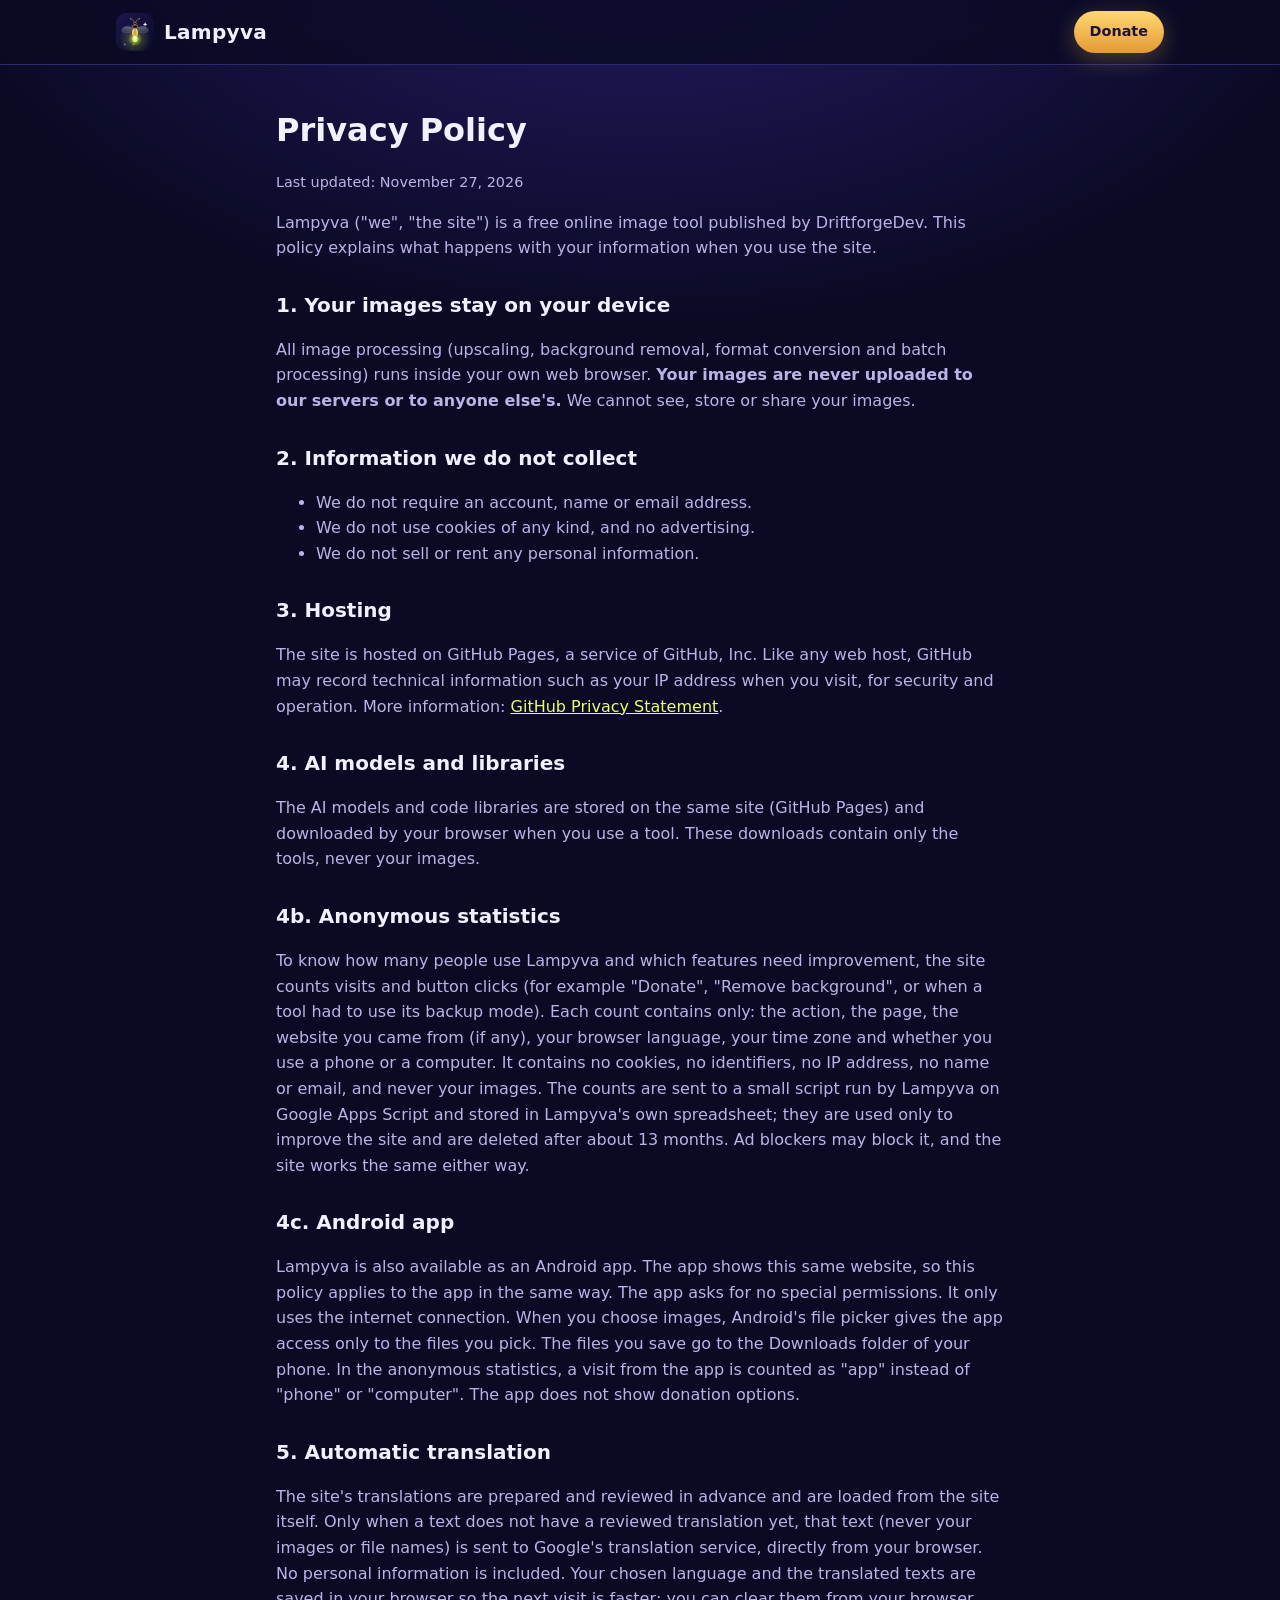
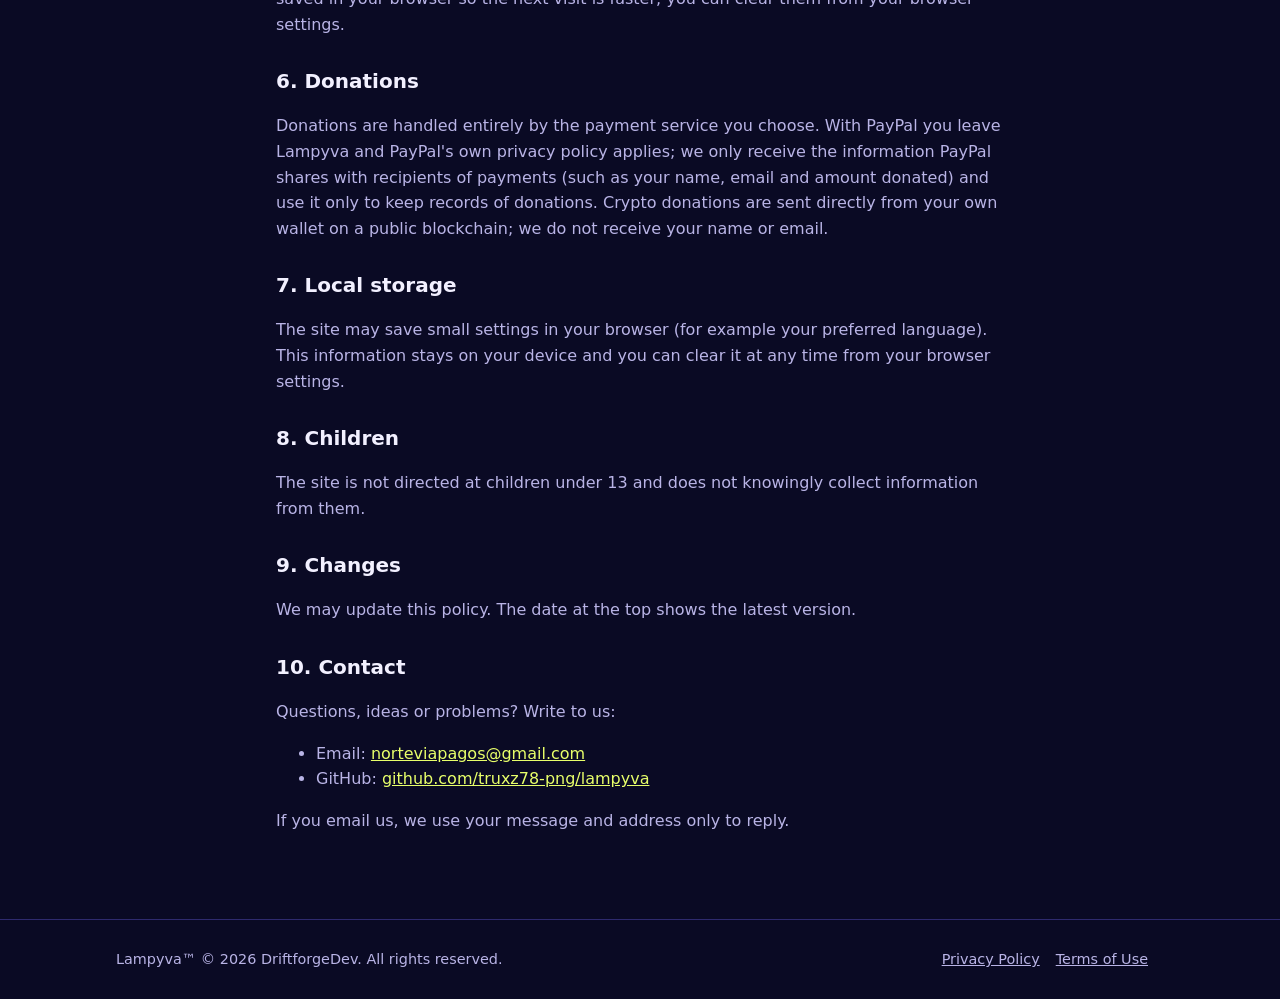
<file: privacy.html>
<!doctype html>
<html lang="en">
<head>
<meta charset="utf-8">
<!-- Security: the browser only runs Lampyva's own code and only talks to the services listed here -->
<meta http-equiv="Content-Security-Policy" content="default-src 'self'; script-src 'self' 'unsafe-eval' blob:; worker-src 'self' blob:; style-src 'self' 'unsafe-inline'; img-src 'self' data: blob:; media-src 'self' data: blob:; font-src 'self' data:; connect-src 'self' blob: data: https://translate.googleapis.com https://script.google.com https://script.googleusercontent.com; object-src 'none'; base-uri 'self'; form-action 'self'">
<meta name="referrer" content="strict-origin-when-cross-origin">
<meta name="viewport" content="width=device-width, initial-scale=1">
<meta name="lampyva-version" content="39">
<meta name="google" content="notranslate">
<title>Privacy Policy — Lampyva</title>
<link rel="canonical" href="https://truxz78-png.github.io/lampyva/privacy.html">
<link rel="icon" href="assets/icon.svg" type="image/svg+xml">
<link rel="stylesheet" href="style.css?v=39">
<script src="config.js?v=39" defer></script>
<script src="js/site.js?v=39" defer></script>
<script src="js/i18n.js?v=39" defer></script>
<link rel="manifest" href="manifest.webmanifest">
</head>
<body>
<header>
  <div class="wrap">
    <a class="brand" href="./"><img src="assets/icon.svg" alt="" width="38" height="38"><span class="brand-name">Lampyva</span></a>
    <nav><a class="btn btn-donate btn-sm" href="./#donate">Donate</a></nav>
  </div>
</header>

<main class="legal">
  <h1>Privacy Policy</h1>
  <p class="date">Last updated: November 27, 2026</p>
  <p class="tr-note" hidden>This page was translated for your convenience. If there is any difference, the English version is the official one.</p>

  <p>Lampyva ("we", "the site") is a free online image tool published by DriftforgeDev. This policy explains what happens with your information when you use the site.</p>

  <h2>1. Your images stay on your device</h2>
  <p>All image processing (upscaling, background removal, format conversion and batch processing) runs inside your own web browser. <strong>Your images are never uploaded to our servers or to anyone else's.</strong> We cannot see, store or share your images.</p>

  <h2>2. Information we do not collect</h2>
  <ul>
    <li>We do not require an account, name or email address.</li>
    <li>We do not use cookies of any kind, and no advertising.</li>
    <li>We do not sell or rent any personal information.</li>
  </ul>

  <h2>3. Hosting</h2>
  <p>The site is hosted on GitHub Pages, a service of GitHub, Inc. Like any web host, GitHub may record technical information such as your IP address when you visit, for security and operation. More information: <a href="https://docs.github.com/en/site-policy/privacy-policies/github-general-privacy-statement" target="_blank" rel="noopener">GitHub Privacy Statement</a>.</p>

  <h2>4. AI models and libraries</h2>
  <p>The AI models and code libraries are stored on the same site (GitHub Pages) and downloaded by your browser when you use a tool. These downloads contain only the tools, never your images.</p>

  <h2>4b. Anonymous statistics</h2>
  <p>To know how many people use Lampyva and which features need improvement, the site counts visits and button clicks (for example "Donate", "Remove background", or when a tool had to use its backup mode). Each count contains only: the action, the page, the website you came from (if any), your browser language, your time zone and whether you use a phone or a computer. It contains no cookies, no identifiers, no IP address, no name or email, and never your images. The counts are sent to a small script run by Lampyva on Google Apps Script and stored in Lampyva's own spreadsheet; they are used only to improve the site and are deleted after about 13 months. Ad blockers may block it, and the site works the same either way.</p>

  <h2>4c. Android app</h2>
  <p>Lampyva is also available as an Android app. The app shows this same website, so this policy applies to the app in the same way. The app asks for no special permissions. It only uses the internet connection. When you choose images, Android's file picker gives the app access only to the files you pick. The files you save go to the Downloads folder of your phone. In the anonymous statistics, a visit from the app is counted as "app" instead of "phone" or "computer". The app does not show donation options.</p>

  <h2>5. Automatic translation</h2>
  <p>The site's translations are prepared and reviewed in advance and are loaded from the site itself. Only when a text does not have a reviewed translation yet, that text (never your images or file names) is sent to Google's translation service, directly from your browser. No personal information is included. Your chosen language and the translated texts are saved in your browser so the next visit is faster; you can clear them from your browser settings.</p>

  <h2>6. Donations</h2>
  <p>Donations are handled entirely by the payment service you choose. With PayPal you leave Lampyva and PayPal's own privacy policy applies; we only receive the information PayPal shares with recipients of payments (such as your name, email and amount donated) and use it only to keep records of donations. Crypto donations are sent directly from your own wallet on a public blockchain; we do not receive your name or email.</p>

  <h2>7. Local storage</h2>
  <p>The site may save small settings in your browser (for example your preferred language). This information stays on your device and you can clear it at any time from your browser settings.</p>

  <h2>8. Children</h2>
  <p>The site is not directed at children under 13 and does not knowingly collect information from them.</p>

  <h2>9. Changes</h2>
  <p>We may update this policy. The date at the top shows the latest version.</p>

  <h2>10. Contact</h2>
  <p>Questions, ideas or problems? Write to us:</p>
  <ul>
    <li>Email: <a href="mailto:norteviapagos@gmail.com" translate="no">norteviapagos@gmail.com</a></li>
    <li>GitHub: <a href="https://github.com/truxz78-png/lampyva/issues" target="_blank" rel="noopener" translate="no">github.com/truxz78-png/lampyva</a></li>
  </ul>
  <p>If you email us, we use your message and address only to reply.</p>
</main>

<footer>
  <div class="wrap">
    <div><span translate="no">Lampyva™ © <span id="year">2026</span> DriftforgeDev.</span> All rights reserved.</div>
    <div><a href="privacy.html">Privacy Policy</a><a href="terms.html">Terms of Use</a></div>
  </div>
</footer>
</body>
</html>
</file>
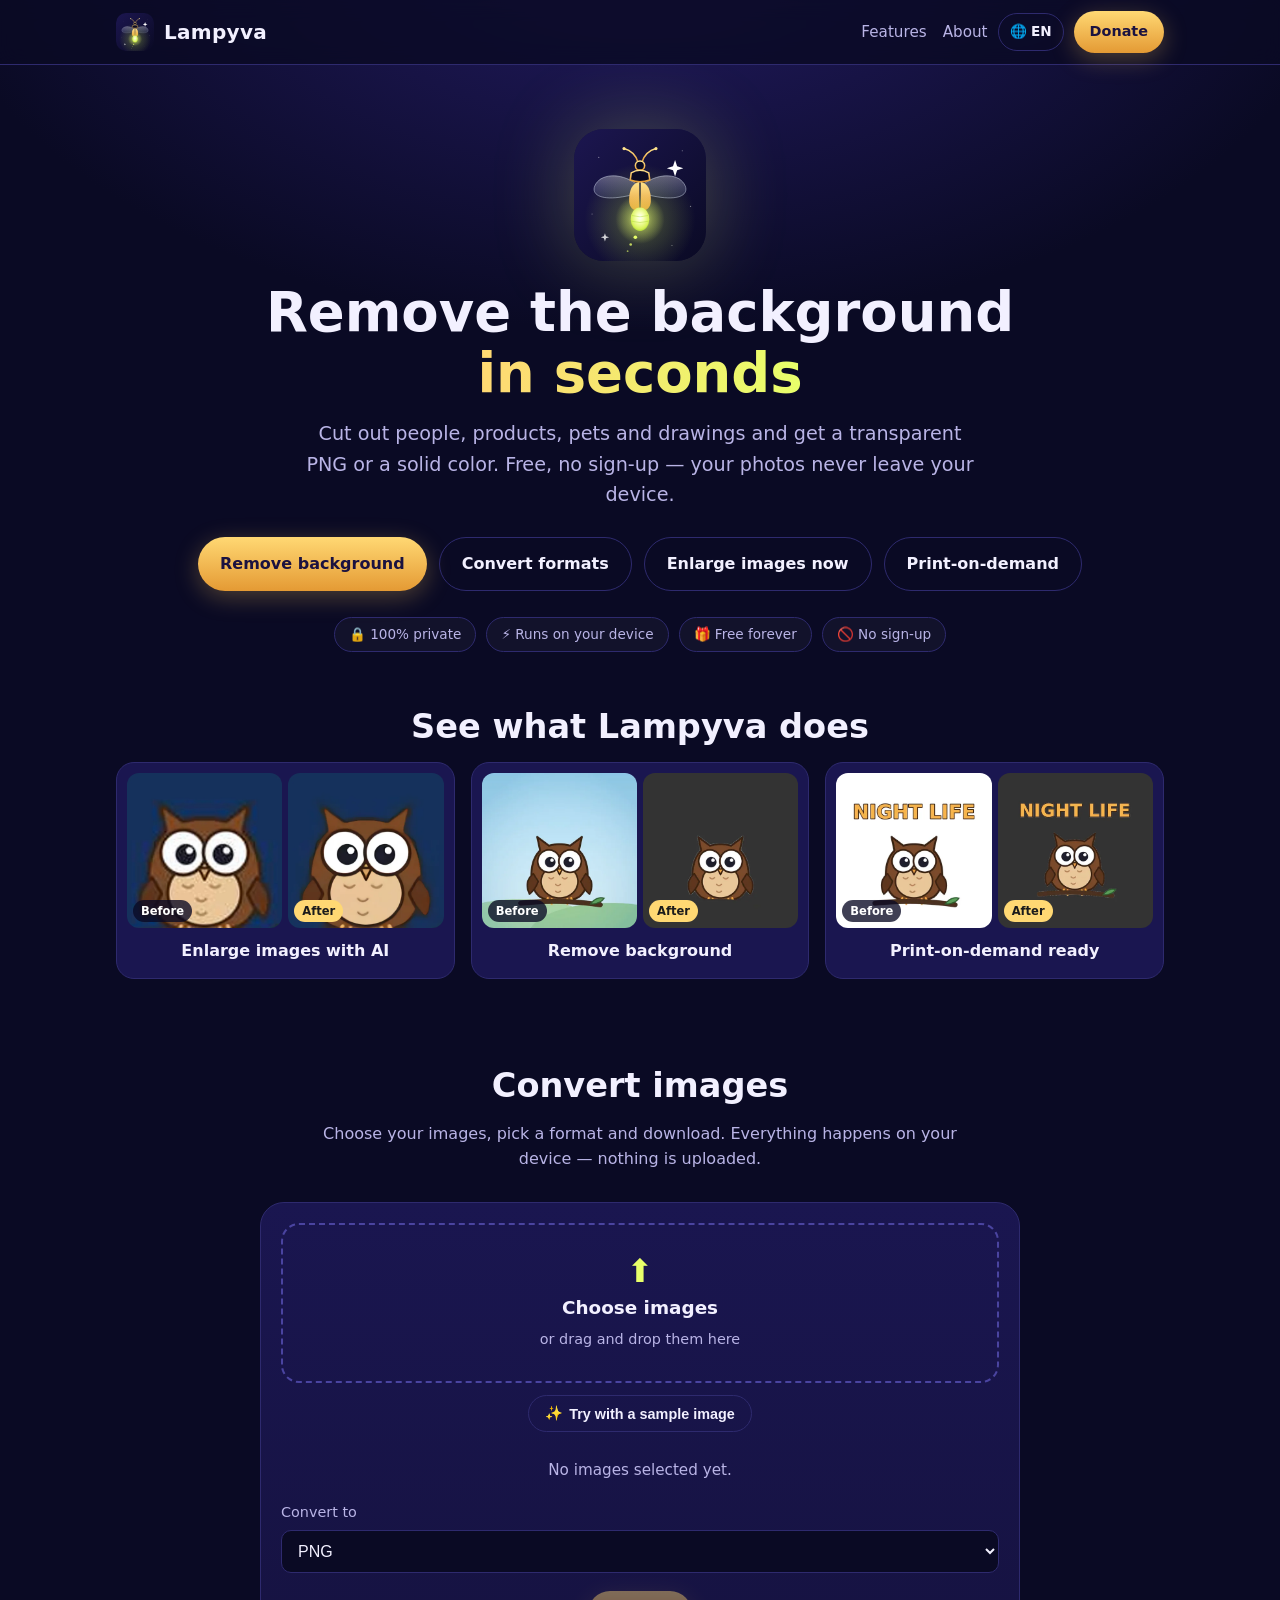
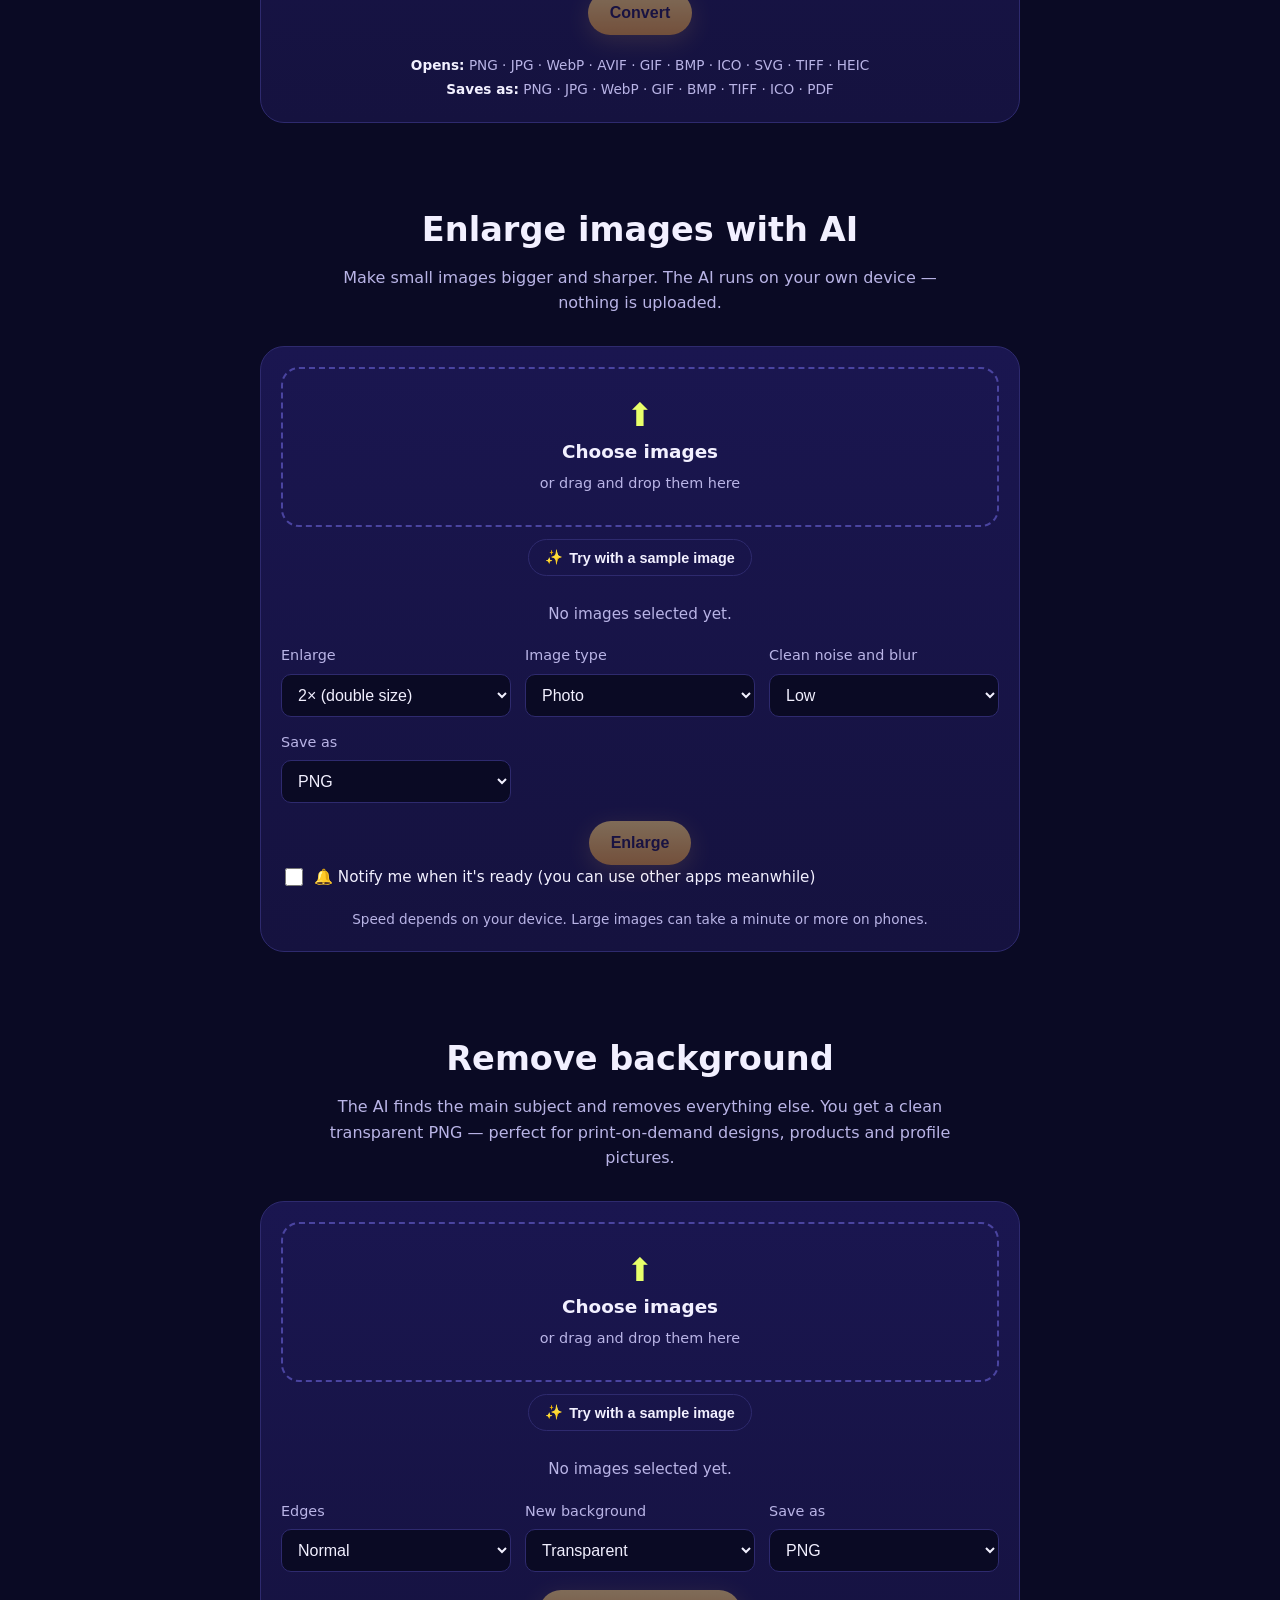
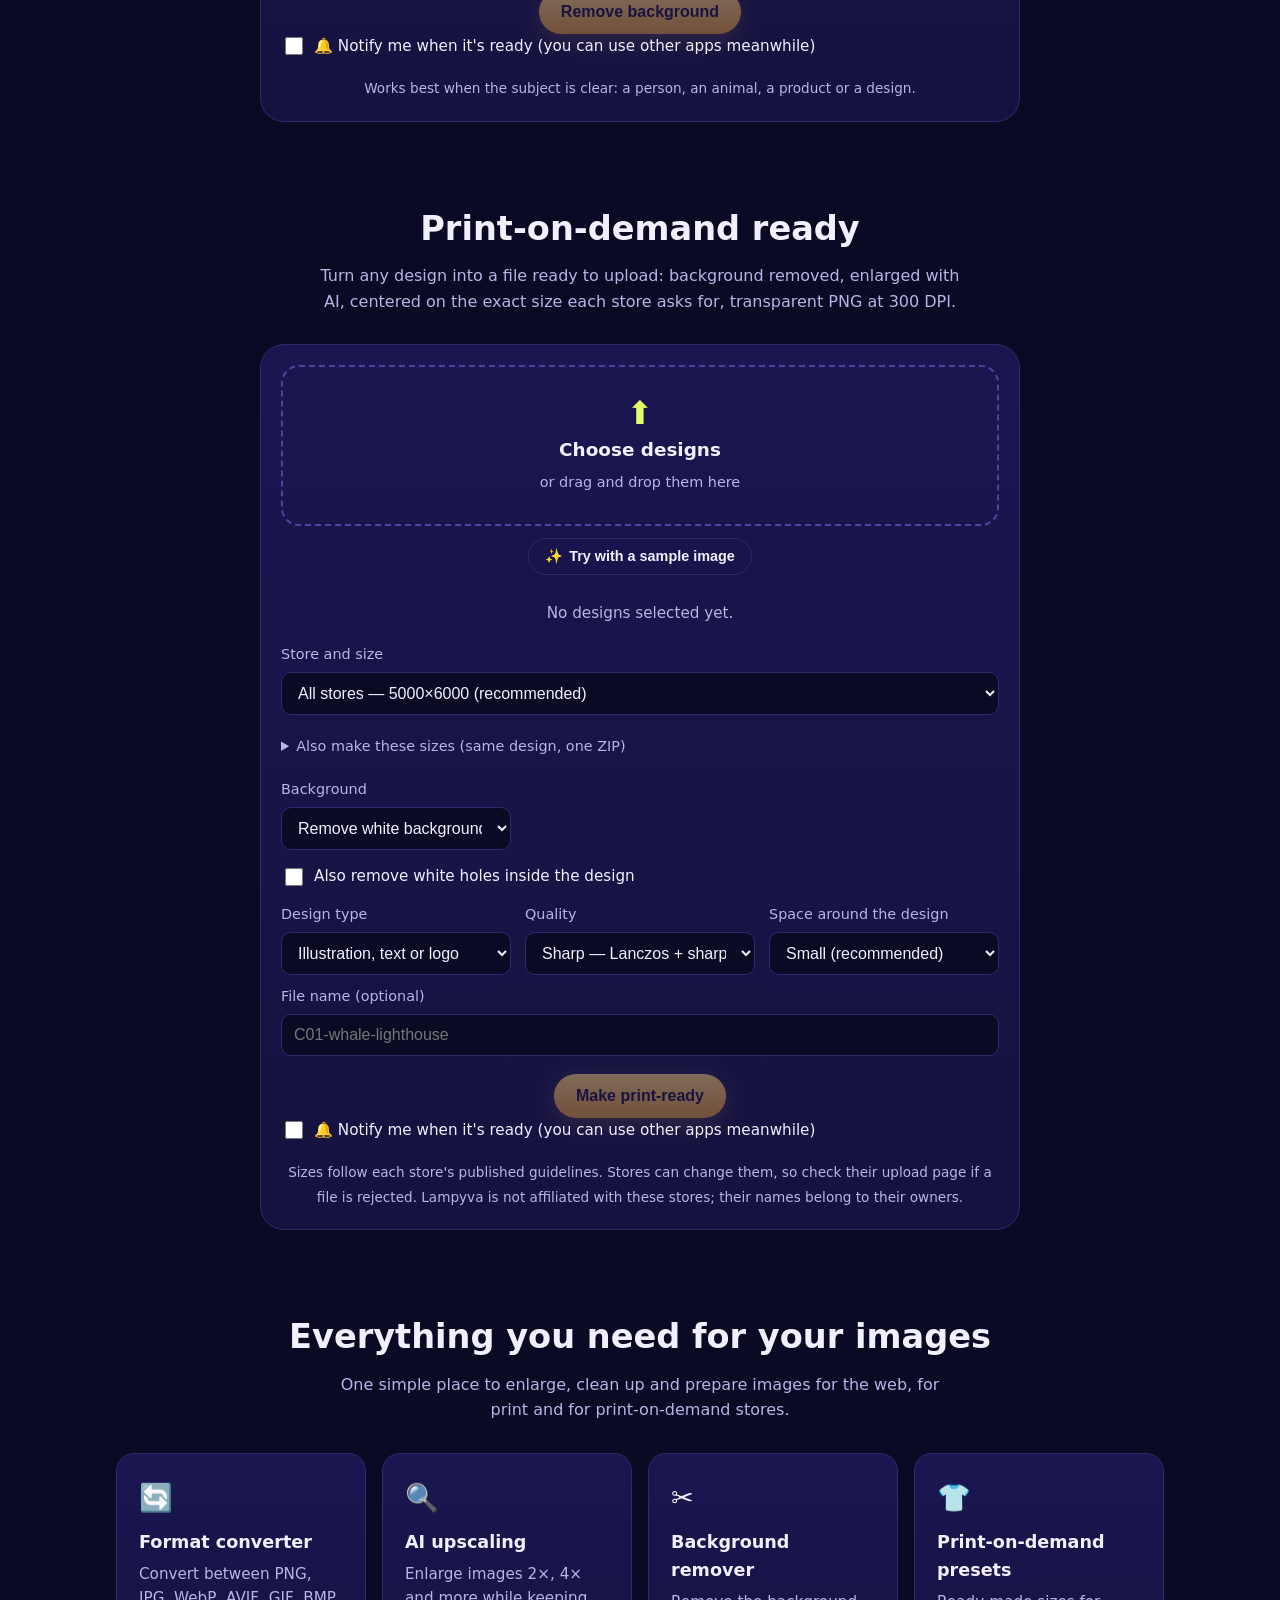
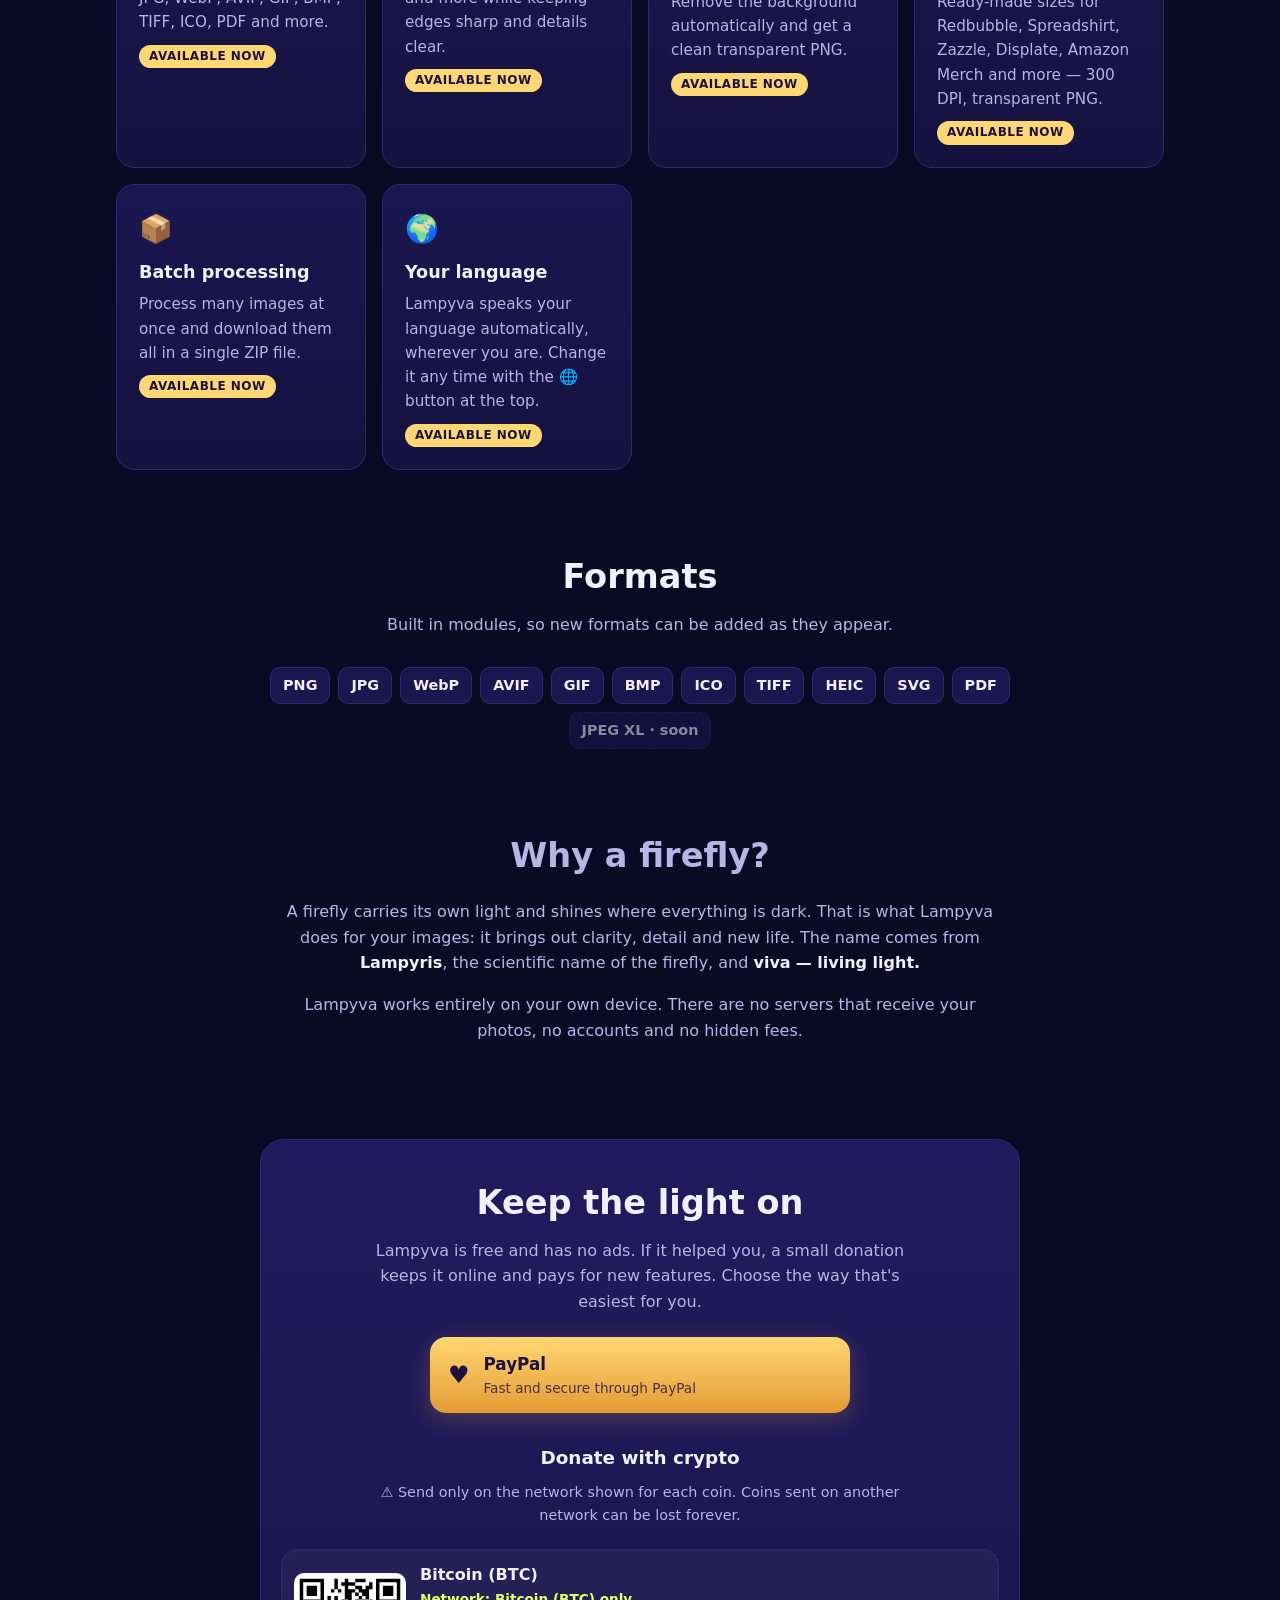
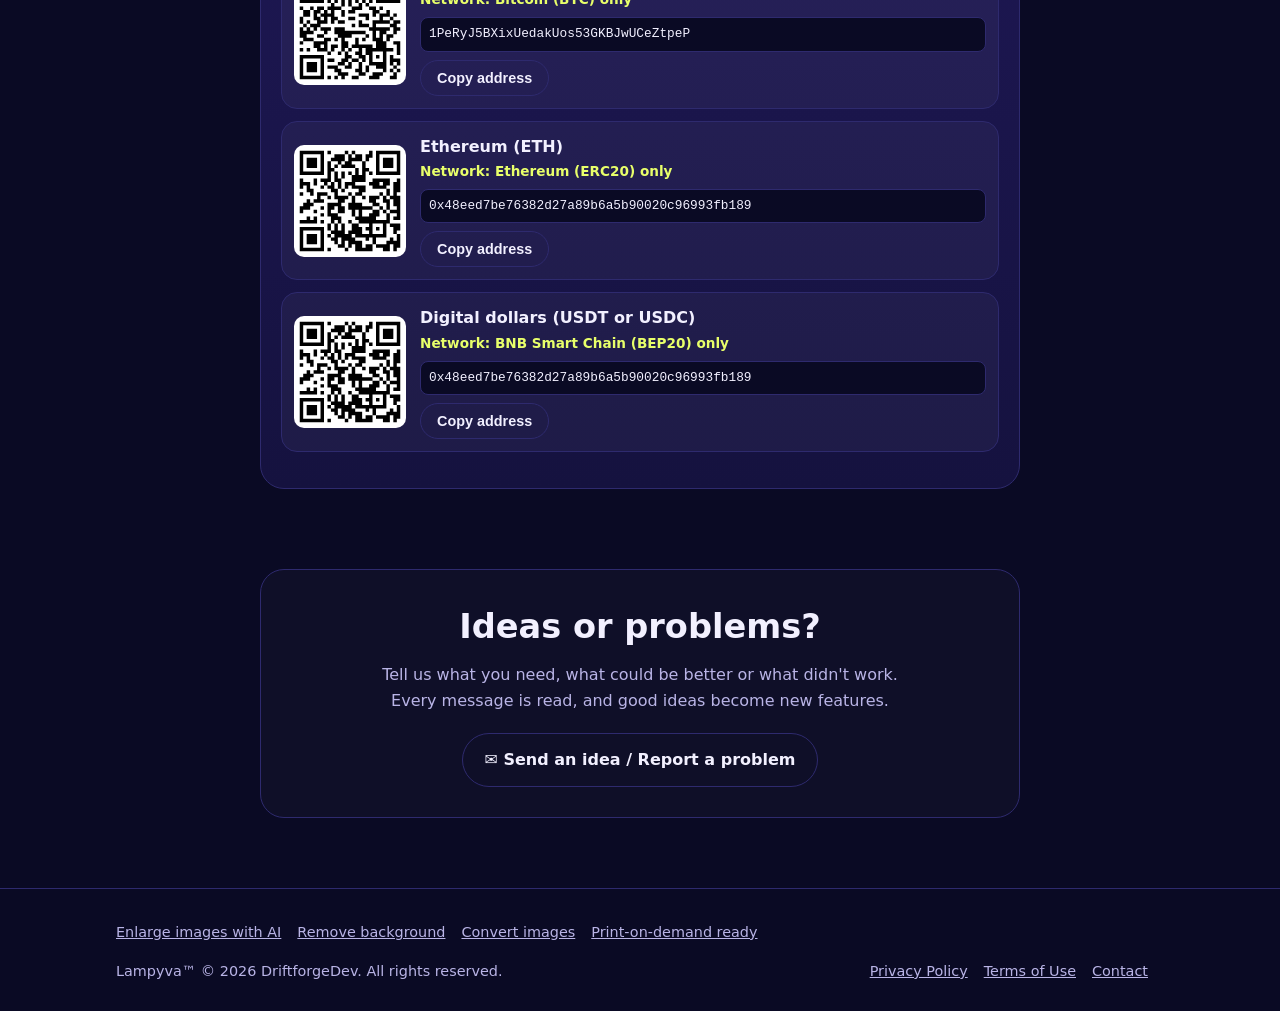
<file: remove-background.html>
<!doctype html>
<html lang="en">
<head>
<meta charset="utf-8">
<!-- Security: the browser only runs Lampyva's own code and only talks to the services listed here -->
<meta http-equiv="Content-Security-Policy" content="default-src 'self'; script-src 'self' 'unsafe-eval' blob:; worker-src 'self' blob:; style-src 'self' 'unsafe-inline'; img-src 'self' data: blob:; media-src 'self' data: blob:; font-src 'self' data:; connect-src 'self' blob: data: https://translate.googleapis.com https://script.google.com https://script.googleusercontent.com; object-src 'none'; base-uri 'self'; form-action 'self'">
<meta name="referrer" content="strict-origin-when-cross-origin">
<meta name="viewport" content="width=device-width, initial-scale=1">
<meta name="lampyva-version" content="39">
<meta name="mitgo-verification" content="5053d68d-bd86-486e-8d29-583a58ce812b" />
<meta name="google" content="notranslate">
<title>Remove Image Background Free — Transparent PNG | Lampyva</title>
<link rel="canonical" href="https://truxz78-png.github.io/lampyva/remove-background.html">
<meta name="description" content="Remove the background from photos for free and get a transparent PNG, a solid color or WebP. Works in your browser: no sign-up, no watermark, nothing uploaded.">
<meta name="theme-color" content="#0A0A24">
<link rel="icon" href="assets/icon.svg" type="image/svg+xml">
<link rel="icon" href="assets/icon-32.png" sizes="32x32" type="image/png">
<link rel="apple-touch-icon" href="assets/icon-180.png">
<link rel="manifest" href="manifest.webmanifest">
<meta property="og:title" content="Remove Image Background Free — Transparent PNG | Lampyva">
<meta property="og:description" content="Remove the background from photos for free and get a transparent PNG, a solid color or WebP. Works in your browser: no sign-up, no watermark, nothing uploaded.">
<meta property="og:image" content="https://truxz78-png.github.io/lampyva/assets/share.png">
<meta property="og:type" content="website">
<meta name="twitter:card" content="summary_large_image">
<link rel="stylesheet" href="style.css?v=39">
<script src="config.js?v=39" defer></script>
<script src="vendor/qrcode.js?v=39" defer></script>
<script src="js/site.js?v=39" defer></script>
<script src="js/i18n.js?v=39" defer></script>
<script src="js/scroll-nav.js?v=39" defer></script>
<script type="module" src="js/converter.js?v=39"></script>
<script type="module" src="js/upscale-ui.js?v=39"></script>
<script type="module" src="js/bg-ui.js?v=39"></script>
<script type="module" src="js/pod-ui.js?v=39"></script>
<script type="module" src="js/compare-zoom.js?v=39"></script>
</head>
<body data-page="remove-bg">

<header>
  <div class="wrap">
    <a class="brand" href="./"><img src="assets/icon.svg" alt="" width="38" height="38"><span class="brand-name">Lampyva</span></a>
    <nav>
      <a class="hide-sm" href="#features">Features</a>
      <a class="hide-sm" href="#about">About</a>
      <label class="lang" translate="no" title="Language"><span aria-hidden="true">🌐 <b id="lang-code">EN</b></span><select id="lang-pick" aria-label="Language"></select></label>
      <a class="btn btn-donate btn-sm" href="#donate" data-track="click-donate-header">Donate</a>
    </nav>
  </div>
</header>

<main>
  <section class="hero">
    <div class="wrap">
      <img class="icon" src="assets/icon.svg" alt="Lampyva firefly logo" width="132" height="132">
      <h1>Remove the background <span>in seconds</span></h1>
      <p>Cut out people, products, pets and drawings and get a transparent PNG or a solid color. Free, no sign-up — your photos never leave your device.</p>
      <div class="actions">
        <a class="btn btn-donate" href="#remove-bg">Remove background</a>
        <a class="btn btn-ghost" href="#convert">Convert formats</a>
        <a class="btn btn-ghost" href="#upscale">Enlarge images now</a>
        <a class="btn btn-ghost" href="#pod">Print-on-demand</a>
              </div>
      <div class="badges">
        <span class="badge">🔒 100% private</span>
        <span class="badge">⚡ Runs on your device</span>
        <span class="badge">🎁 Free forever</span>
        <span class="badge">🚫 No sign-up</span>
      </div>
      <button type="button" class="btn btn-ghost btn-sm install-btn" data-install hidden><span aria-hidden="true">📲</span> <span>Install Lampyva</span></button>
    </div>
  </section>

  <section id="showcase" class="showcase">
    <div class="wrap">
      <h2>See what Lampyva does</h2>
      <div class="sc-row">
        <a class="sc-card" href="#upscale" data-track="showcase-upscale">
          <span class="sc-pair">
            <span class="sc-img"><img src="assets/showcase/enlarge-before.webp" alt="Small blurry drawing of an owl" width="480" height="480" loading="lazy"><small>Before</small></span>
            <span class="sc-img"><img src="assets/showcase/enlarge-after.webp" alt="The same owl enlarged 4× with AI, sharp" width="480" height="480" loading="lazy"><small>After</small></span>
          </span>
          <b>Enlarge images with AI</b>
        </a>
        <a class="sc-card" href="#remove-bg" data-track="showcase-bg">
          <span class="sc-pair">
            <span class="sc-img"><img src="assets/showcase/bg-before.webp" alt="Owl in front of a sky and grass" width="480" height="480" loading="lazy"><small>Before</small></span>
            <span class="sc-img"><img src="assets/showcase/bg-after.webp" alt="The owl cut out with a transparent background" width="480" height="480" loading="lazy"><small>After</small></span>
          </span>
          <b>Remove background</b>
        </a>
        <a class="sc-card" href="#pod" data-track="showcase-pod">
          <span class="sc-pair">
            <span class="sc-img"><img src="assets/showcase/pod-before.webp" alt="T-shirt design on a white background" width="480" height="480" loading="lazy"><small>Before</small></span>
            <span class="sc-img"><img src="assets/showcase/pod-after.webp" alt="The design ready to print, without the white background" width="480" height="480" loading="lazy"><small>After</small></span>
          </span>
          <b>Print-on-demand ready</b>
        </a>
      </div>
    </div>
  </section>

  <section id="convert">
    <div class="wrap">
      <h2>Convert images</h2>
      <p class="sub">Choose your images, pick a format and download. Everything happens on your device — nothing is uploaded.</p>

      <div class="tool">
        <label id="cv-drop" class="drop" for="cv-input">
          <input id="cv-input" type="file" multiple accept="image/*,.heic,.heif,.tif,.tiff,.svg,.ico,.avif,.bmp">
          <span class="drop-icon" aria-hidden="true">⬆</span>
          <strong>Choose images</strong>
          <span class="drop-hint">or drag and drop them here</span>
        </label>
        <button type="button" class="btn btn-ghost btn-sm try-sample" data-input="cv-input" data-sample="assets/samples/sample-photo.jpg" data-run="cv-run" data-track="try-sample-cv"><span aria-hidden="true">✨</span> <span>Try with a sample image</span></button>

        <ul id="cv-files" class="cv-list"></ul>
        <p id="cv-empty" class="cv-note">No images selected yet.</p>

        <div class="cv-options">
          <label class="cv-field">
            <span>Convert to</span>
            <select id="cv-format"></select>
          </label>
          <label class="cv-field" id="cv-quality-row">
            <span>Quality <b id="cv-quality-val">90%</b></span>
            <input id="cv-quality" type="range" min="40" max="100" value="90">
          </label>
          <label class="cv-field" id="cv-bg-row">
            <span>Background for transparent areas</span>
            <input id="cv-bg" type="color" value="#ffffff">
          </label>
          <label class="cv-check" id="cv-combine-row" hidden>
            <input id="cv-combine" type="checkbox">
            <span>Combine all images into one PDF</span>
          </label>
        </div>

        <div class="cv-actions">
          <button id="cv-run" class="btn btn-donate" type="button" disabled>Convert</button>
          <button id="cv-clear" class="btn btn-ghost" type="button" hidden>Clear all</button>
        </div>
        <p id="cv-status" class="cv-note" aria-live="polite"></p>

        <div id="cv-results-box" hidden>
          <h3>Your files</h3>
          <ul id="cv-results" class="cv-list"></ul>
          <button id="cv-zip" class="btn btn-ghost" type="button" hidden>Download all (ZIP)</button>
        </div>

        <p class="cv-formats"><b>Opens:</b> <span id="cv-inputs"></span><br><b>Saves as:</b> <span id="cv-outputs"></span></p>
      </div>
    </div>
  </section>

  <section id="upscale">
    <div class="wrap">
      <h2>Enlarge images with AI</h2>
      <p class="sub">Make small images bigger and sharper. The AI runs on your own device — nothing is uploaded.</p>

      <div class="tool">
        <label id="up-drop" class="drop" for="up-input">
          <input id="up-input" type="file" multiple accept="image/*,.heic,.heif,.tif,.tiff,.svg,.ico,.avif,.bmp">
          <span class="drop-icon" aria-hidden="true">⬆</span>
          <strong>Choose images</strong>
          <span class="drop-hint">or drag and drop them here</span>
        </label>
        <button type="button" class="btn btn-ghost btn-sm try-sample" data-input="up-input" data-sample="assets/samples/sample-enlarge.jpg" data-run="up-run" data-set='{"up-type":"art","up-scale":"4"}' data-track="try-sample-up"><span aria-hidden="true">✨</span> <span>Try with a sample image</span></button>

        <ul id="up-files" class="cv-list"></ul>
        <p id="up-empty" class="cv-note">No images selected yet.</p>
        <p id="up-noai" class="cv-note" hidden>Your browser can't run the AI, so images will be enlarged with a high-quality resize instead.</p>

        <div class="cv-options">
          <label class="cv-field">
            <span>Enlarge</span>
            <select id="up-scale"><option value="2">2× (double size)</option><option value="4">4× (four times)</option></select>
          </label>
          <label class="cv-field" id="up-type-row">
            <span>Image type</span>
            <select id="up-type"><option value="photo">Photo</option><option value="art">Drawing, logo or anime</option></select>
          </label>
          <label class="cv-field" id="up-noise-row">
            <span>Clean noise and blur</span>
            <select id="up-noise"><option value="0">Off</option><option value="1" selected>Low</option><option value="2">High</option></select>
          </label>
          <label class="cv-field">
            <span>Save as</span>
            <select id="up-format"></select>
          </label>
        </div>

        <div class="cv-actions">
          <button id="up-run" class="btn btn-donate" type="button" disabled>Enlarge</button>
          <button id="up-clear" class="btn btn-ghost" type="button" hidden>Clear all</button>
        </div>
        <div id="up-progress" class="up-progress" hidden><div id="up-bar"></div></div>
        <p id="up-status" class="cv-note" aria-live="polite"></p>

        <div id="up-compare" class="up-compare" hidden>
          <div class="up-stage">
            <img id="up-after" alt="After">
            <div id="up-before-wrap" class="up-before"><img id="up-before" alt="Before"></div>
            <div id="up-line" class="up-line"></div>
            <span class="up-tag up-tag-l">Before</span><span class="up-tag up-tag-r">After</span>
          </div>
          <input id="up-split" type="range" min="0" max="100" value="50" aria-label="Compare before and after">
        </div>

        <div id="up-results-box" hidden>
          <h3>Your images</h3>
          <ul id="up-results" class="cv-list"></ul>
          <button id="up-zip" class="btn btn-ghost" type="button" hidden>Download all (ZIP)</button>
        </div>
        <p class="cv-formats">Speed depends on your device. Large images can take a minute or more on phones.</p>
      </div>
    </div>
  </section>

  <section id="remove-bg">
    <div class="wrap">
      <h2>Remove background</h2>
      <p class="sub">The AI finds the main subject and removes everything else. You get a clean transparent PNG — perfect for print-on-demand designs, products and profile pictures.</p>

      <div class="tool">
        <label id="bg-drop" class="drop" for="bg-input">
          <input id="bg-input" type="file" multiple accept="image/*,.heic,.heif,.tif,.tiff,.svg,.ico,.avif,.bmp">
          <span class="drop-icon" aria-hidden="true">⬆</span>
          <strong>Choose images</strong>
          <span class="drop-hint">or drag and drop them here</span>
        </label>
        <button type="button" class="btn btn-ghost btn-sm try-sample" data-input="bg-input" data-sample="assets/samples/sample-photo.jpg" data-run="bg-run" data-track="try-sample-bg"><span aria-hidden="true">✨</span> <span>Try with a sample image</span></button>

        <ul id="bg-files" class="cv-list"></ul>
        <p id="bg-empty" class="cv-note">No images selected yet.</p>

        <div class="cv-options">
          <label class="cv-field">
            <span>Edges</span>
            <select id="bg-edge"><option value="0">Soft (hair, fur)</option><option value="0.5" selected>Normal</option><option value="1">Sharp (objects, logos)</option></select>
          </label>
          <label class="cv-field">
            <span>New background</span>
            <select id="bg-fill"><option value="none">Transparent</option><option value="color">Solid color</option></select>
          </label>
          <label class="cv-field" id="bg-color-row" hidden>
            <span>Background color</span>
            <input id="bg-color" type="color" value="#ffffff">
          </label>
          <label class="cv-field">
            <span>Save as</span>
            <select id="bg-format"></select>
          </label>
        </div>
        <p id="bg-jpg-note" class="cv-note" hidden>JPG can't be transparent, so the background will be white.</p>

        <div class="cv-actions">
          <button id="bg-run" class="btn btn-donate" type="button" disabled>Remove background</button>
          <button id="bg-clear" class="btn btn-ghost" type="button" hidden>Clear all</button>
        </div>
        <div id="bg-progress" class="up-progress" hidden><div id="bg-bar" class="up-bar"></div></div>
        <p id="bg-status" class="cv-note" aria-live="polite"></p>
        <p id="bg-slow" class="cv-note" hidden>Your device is using the backup mode, which is slower. Please keep this page open.</p>

        <div id="bg-compare" class="up-compare" hidden>
          <div class="up-stage">
            <img id="bg-after" alt="After">
            <div id="bg-before-wrap" class="up-before"><img id="bg-before" alt="Before"></div>
            <div id="bg-line" class="up-line"></div>
            <span class="up-tag up-tag-l">Before</span><span class="up-tag up-tag-r">After</span>
          </div>
          <input id="bg-split" class="up-split" type="range" min="0" max="100" value="50" aria-label="Compare before and after">
        </div>

        <div id="bg-results-box" class="res-box" hidden>
          <h3>Your images</h3>
          <ul id="bg-results" class="cv-list"></ul>
          <button id="bg-zip" class="btn btn-ghost zip-btn" type="button" hidden>Download all (ZIP)</button>
        </div>
        <p class="cv-formats">Works best when the subject is clear: a person, an animal, a product or a design.</p>
      </div>
    </div>
  </section>

  <section id="pod">
    <div class="wrap">
      <h2>Print-on-demand ready</h2>
      <p class="sub">Turn any design into a file ready to upload: background removed, enlarged with AI, centered on the exact size each store asks for, transparent PNG at 300 DPI.</p>

      <div class="tool">
        <label id="pod-drop" class="drop" for="pod-input">
          <input id="pod-input" type="file" multiple accept="image/*,.heic,.heif,.tif,.tiff,.svg,.ico,.avif,.bmp">
          <span class="drop-icon" aria-hidden="true">⬆</span>
          <strong>Choose designs</strong>
          <span class="drop-hint">or drag and drop them here</span>
        </label>
        <button type="button" class="btn btn-ghost btn-sm try-sample" data-input="pod-input" data-sample="assets/samples/sample-design.jpg" data-track="try-sample-pod"><span aria-hidden="true">✨</span> <span>Try with a sample image</span></button>

        <ul id="pod-files" class="cv-list"></ul>
        <p id="pod-empty" class="cv-note">No designs selected yet.</p>

        <div class="cv-options">
          <label class="cv-field pod-wide">
            <span>Store and size</span>
            <select id="pod-preset"></select>
          </label>
          <details class="cv-field pod-wide pod-extra" id="pod-extra-box">
            <summary><span>Also make these sizes (same design, one ZIP)</span> <b id="pod-extra-count" translate="no"></b></summary>
            <div id="pod-extra" class="pod-extra-list"></div>
          </details>
          <div id="pod-custom" class="pod-custom" hidden>
            <label class="cv-field"><span>Width (px)</span><input id="pod-w" type="number" inputmode="numeric" min="100" max="8000" value="4500"></label>
            <label class="cv-field"><span>Height (px)</span><input id="pod-h" type="number" inputmode="numeric" min="100" max="8000" value="5400"></label>
          </div>
          <label class="cv-field">
            <span>Background</span>
            <select id="pod-bg">
              <option value="white" selected>Remove white background (drawings)</option>
              <option value="white-all">Remove all white (text designs)</option>
              <option value="white-all-4">Remove all white, gentle (drawings with closed white areas)</option>
              <option value="ai">Remove background with AI (photos)</option>
              <option value="keep">Keep as it is</option>
            </select>
          </label>
          <label class="cv-check" id="pod-holes-row">
            <input id="pod-holes" type="checkbox">
            <span>Also remove white holes inside the design</span>
          </label>
          <label class="cv-field pod-wide" id="pod-holesize-row" hidden>
            <span>Smallest hole to remove: <b id="pod-holesize-val">Small</b></span>
            <input id="pod-holesize" type="range" min="1" max="10" step="1" value="2">
          </label>
          <p class="cv-note pod-wide" id="pod-holes-note" hidden>Only pure white areas bigger than this are removed, so eye highlights and cream colors stay. Check the result before downloading.</p>
          <label class="cv-field">
            <span>Design type</span>
            <select id="pod-type"><option value="art">Illustration, text or logo</option><option value="photo">Photo</option></select>
          </label>
          <label class="cv-field">
            <span>Quality</span>
            <select id="pod-quality">
              <option value="fast" selected>Sharp — Lanczos + sharpening, like ImageMagick (recommended)</option>
              <option value="best">Enlarged with AI (slower)</option>
            </select>
          </label>
          <label class="cv-field" id="pod-margin-row">
            <span>Space around the design</span>
            <select id="pod-margin"><option value="0">None</option><option value="0.04" selected>Small (recommended)</option><option value="0.08">Medium</option></select>
          </label>
        </div>
        <div id="pod-poster-row" class="cv-options" hidden>
          <label class="cv-field">
            <span>Metal poster (Displate)</span>
            <select id="pod-poster">
              <option value="fit" selected>Whole design + background color</option>
              <option value="fill">Fill the whole poster (edges are cut)</option>
            </select>
          </label>
          <label class="cv-field" id="pod-postercolor-row">
            <span>Background color</span>
            <input id="pod-postercolor" type="color" value="#f5ebdd">
          </label>
        </div>
        <label class="cv-field pod-name">
          <span>File name (optional)</span>
          <input id="pod-prefix" type="text" maxlength="60" autocomplete="off" spellcheck="false" placeholder="C01-whale-lighthouse" translate="no">
        </label>
        <p id="pod-cover-note" class="cv-note" hidden>This product prints edge to edge, so the design fills the whole canvas (edges may be cut a little).</p>

        <div class="cv-actions">
          <button id="pod-run" class="btn btn-donate" type="button" disabled>Make print-ready</button>
          <button id="pod-clear" class="btn btn-ghost" type="button" hidden>Clear all</button>
        </div>
        <div id="pod-progress" class="up-progress" hidden><div id="pod-bar" class="up-bar"></div></div>
        <p id="pod-eta" class="cv-note" hidden></p>
        <p id="pod-status" class="cv-note" aria-live="polite"></p>

        <div id="pod-results-box" class="res-box" hidden>
          <h3>Ready to upload</h3>
          <p class="cv-note">This is the final result. The squares show the transparent areas — they are not part of the image.</p>
          <p class="cv-note">Some phone galleries show transparent areas as white or black. The downloaded PNG is still transparent.</p>
          <ul id="pod-results" class="cv-list"></ul>
          <button id="pod-zip" class="btn btn-ghost zip-btn" type="button" hidden>Download all (ZIP)</button>
          <div class="pod-promo">
            <h3>Promote your designs</h3>
            <p class="cv-note">Make a vertical image for Pinterest (1000×1500) and a T-shirt preview (white and black) of each design, to share on social media.</p>
            <div class="cv-options">
              <label class="cv-field"><span>Pin background color</span><input id="pod-pincolor" type="color" value="#1e3a6e"></label>
              <label class="cv-field"><span>Pin title (optional)</span><input id="pod-pintitle" type="text" maxlength="60" autocomplete="off"></label>
            </div>
            <div class="cv-actions">
              <button id="pod-pins" class="btn btn-ghost" type="button">📌 Make Pinterest pins</button>
              <button id="pod-mockups" class="btn btn-ghost" type="button">👕 Make T-shirt previews</button>
            </div>
            <p id="pod-promo-status" class="cv-note" aria-live="polite"></p>
            <ul id="pod-promo-list" class="cv-list"></ul>
          </div>
        </div>

        <div id="pod-editor" class="pod-editor" hidden role="dialog" aria-modal="true" aria-labelledby="pe-title">
          <div class="pe-box">
            <div class="pe-head"><h3 id="pe-title">Check &amp; touch up</h3><button id="pe-close" class="pe-x" type="button" aria-label="Close">✕</button></div>
            <p class="cv-note pe-help">Tap any white leftover to make it transparent. Use the zoom to reach small spots.</p>
            <div class="pe-tools">
              <span>Background:</span>
              <button type="button" class="pe-chip on" data-bg="dark">Dark</button>
              <button type="button" class="pe-chip" data-bg="light">Light</button>
              <button type="button" class="pe-chip" data-bg="checker">Checker</button>
            </div>
            <div class="pe-tools">
              <span>Zoom:</span>
              <button type="button" class="pe-chip on" data-z="1" translate="no">1×</button>
              <button type="button" class="pe-chip" data-z="2" translate="no">2×</button>
              <button type="button" class="pe-chip" data-z="4" translate="no">4×</button>
              <button type="button" class="pe-chip" data-z="8" translate="no">8×</button>
            </div>
            <div id="pe-view" class="pe-view bg-dark"><canvas id="pe-canvas"></canvas><div id="pe-scroll" class="pe-scroll"><div id="pe-sizer"></div></div></div>
            <p id="pe-status" class="cv-note" aria-live="polite"></p>
            <div class="pe-actions">
              <button id="pe-undo" class="btn btn-ghost" type="button" disabled>↶ Undo</button>
              <button id="pe-save" class="btn btn-donate" type="button" disabled>Save changes</button>
              <button id="pe-cancel" class="btn btn-ghost" type="button">Cancel</button>
            </div>
          </div>
        </div>
        <p class="cv-formats">Sizes follow each store's published guidelines. Stores can change them, so check their upload page if a file is rejected. Lampyva is not affiliated with these stores; their names belong to their owners.</p>
      </div>
    </div>
  </section>


  <section id="features">
    <div class="wrap">
      <h2>Everything you need for your images</h2>
      <p class="sub">One simple place to enlarge, clean up and prepare images for the web, for print and for print-on-demand stores.</p>
      <div class="grid">
        <div class="card"><div class="ico">🔄</div><h3>Format converter</h3><p>Convert between PNG, JPG, WebP, AVIF, GIF, BMP, TIFF, ICO, PDF and more.</p><a class="ready" href="#convert">AVAILABLE NOW</a></div>
        <div class="card"><div class="ico">🔍</div><h3>AI upscaling</h3><p>Enlarge images 2×, 4× and more while keeping edges sharp and details clear.</p><a class="ready" href="#upscale">AVAILABLE NOW</a></div>
        <div class="card"><div class="ico">✂️</div><h3>Background remover</h3><p>Remove the background automatically and get a clean transparent PNG.</p><a class="ready" href="#remove-bg">AVAILABLE NOW</a></div>
        <div class="card"><div class="ico">👕</div><h3>Print-on-demand presets</h3><p>Ready-made sizes for Redbubble, Spreadshirt, Zazzle, Displate, Amazon Merch and more — 300 DPI, transparent PNG.</p><a class="ready" href="#pod">AVAILABLE NOW</a></div>
        <div class="card"><div class="ico">📦</div><h3>Batch processing</h3><p>Process many images at once and download them all in a single ZIP file.</p><a class="ready" href="#convert">AVAILABLE NOW</a></div>
        <div class="card"><div class="ico">🌍</div><h3>Your language</h3><p>Lampyva speaks your language automatically, wherever you are. Change it any time with the 🌐 button at the top.</p><span class="ready">AVAILABLE NOW</span></div>
      </div>
    </div>
  </section>

  <section>
    <div class="wrap">
      <h2>Formats</h2>
      <p class="sub">Built in modules, so new formats can be added as they appear.</p>
      <div class="formats">
        <span>PNG</span><span>JPG</span><span>WebP</span><span>AVIF</span><span>GIF</span><span>BMP</span><span>ICO</span><span>TIFF</span><span>HEIC</span><span>SVG</span><span>PDF</span><span class="later">JPEG XL · soon</span>
      </div>
    </div>
  </section>

  <section id="about">
    <div class="wrap story">
      <h2>Why a firefly?</h2>
      <p>A firefly carries its own light and shines where everything is dark. That is what Lampyva does for your images: it brings out clarity, detail and new life. The name comes from <strong translate="no">Lampyris</strong>, the scientific name of the firefly, and <strong translate="no">viva</strong> <strong>— living light.</strong></p>
      <p>Lampyva works entirely on your own device. There are no servers that receive your photos, no accounts and no hidden fees.</p>
    </div>
  </section>

  <section id="donate">
    <div class="wrap">
      <div class="donate-box">
        <h2>Keep the light on</h2>
        <p>Lampyva is free and has no ads. If it helped you, a small donation keeps it online and pays for new features. Choose the way that's easiest for you.</p>

        <div class="don-ways">
          <a id="don-paypal" class="don-way" data-track="donate-paypal">
            <span class="don-ico" aria-hidden="true">♥</span>
            <span><b>PayPal</b><small>Fast and secure through PayPal</small><small class="don-soon" hidden>Coming soon</small></span>
          </a>
        </div>

        <h3 class="don-title">Donate with crypto</h3>
        <p id="don-crypto-soon" class="don-note">Crypto donations are coming soon.</p>
        <p id="don-crypto-warn" class="don-warn" hidden>⚠ Send only on the network shown for each coin. Coins sent on another network can be lost forever.</p>
        <div id="don-crypto" class="don-coins"></div>
      </div>
    </div>
  </section>

  <section id="contact">
    <div class="wrap">
      <div class="contact-box">
        <h2>Ideas or problems?</h2>
        <p>Tell us what you need, what could be better or what didn't work. Every message is read, and good ideas become new features.</p>
        <a class="btn btn-ghost" data-contact data-track="click-contact" href="#contact">✉ Send an idea / Report a problem</a>
      </div>
    </div>
  </section>
</main>

<footer>
  <div class="wrap">
    <div><span translate="no">Lampyva™ © <span id="year">2026</span> DriftforgeDev.</span> All rights reserved.</div>
    <div class="foot-tools"><a href="upscale-image.html">Enlarge images with AI</a><a href="remove-background.html">Remove background</a><a href="image-converter.html">Convert images</a><a href="print-on-demand.html">Print-on-demand ready</a></div>
    <div><a href="privacy.html">Privacy Policy</a><a href="terms.html">Terms of Use</a><a href="#contact">Contact</a></div>
  </div>
</footer>

</body>
</html>
</file>
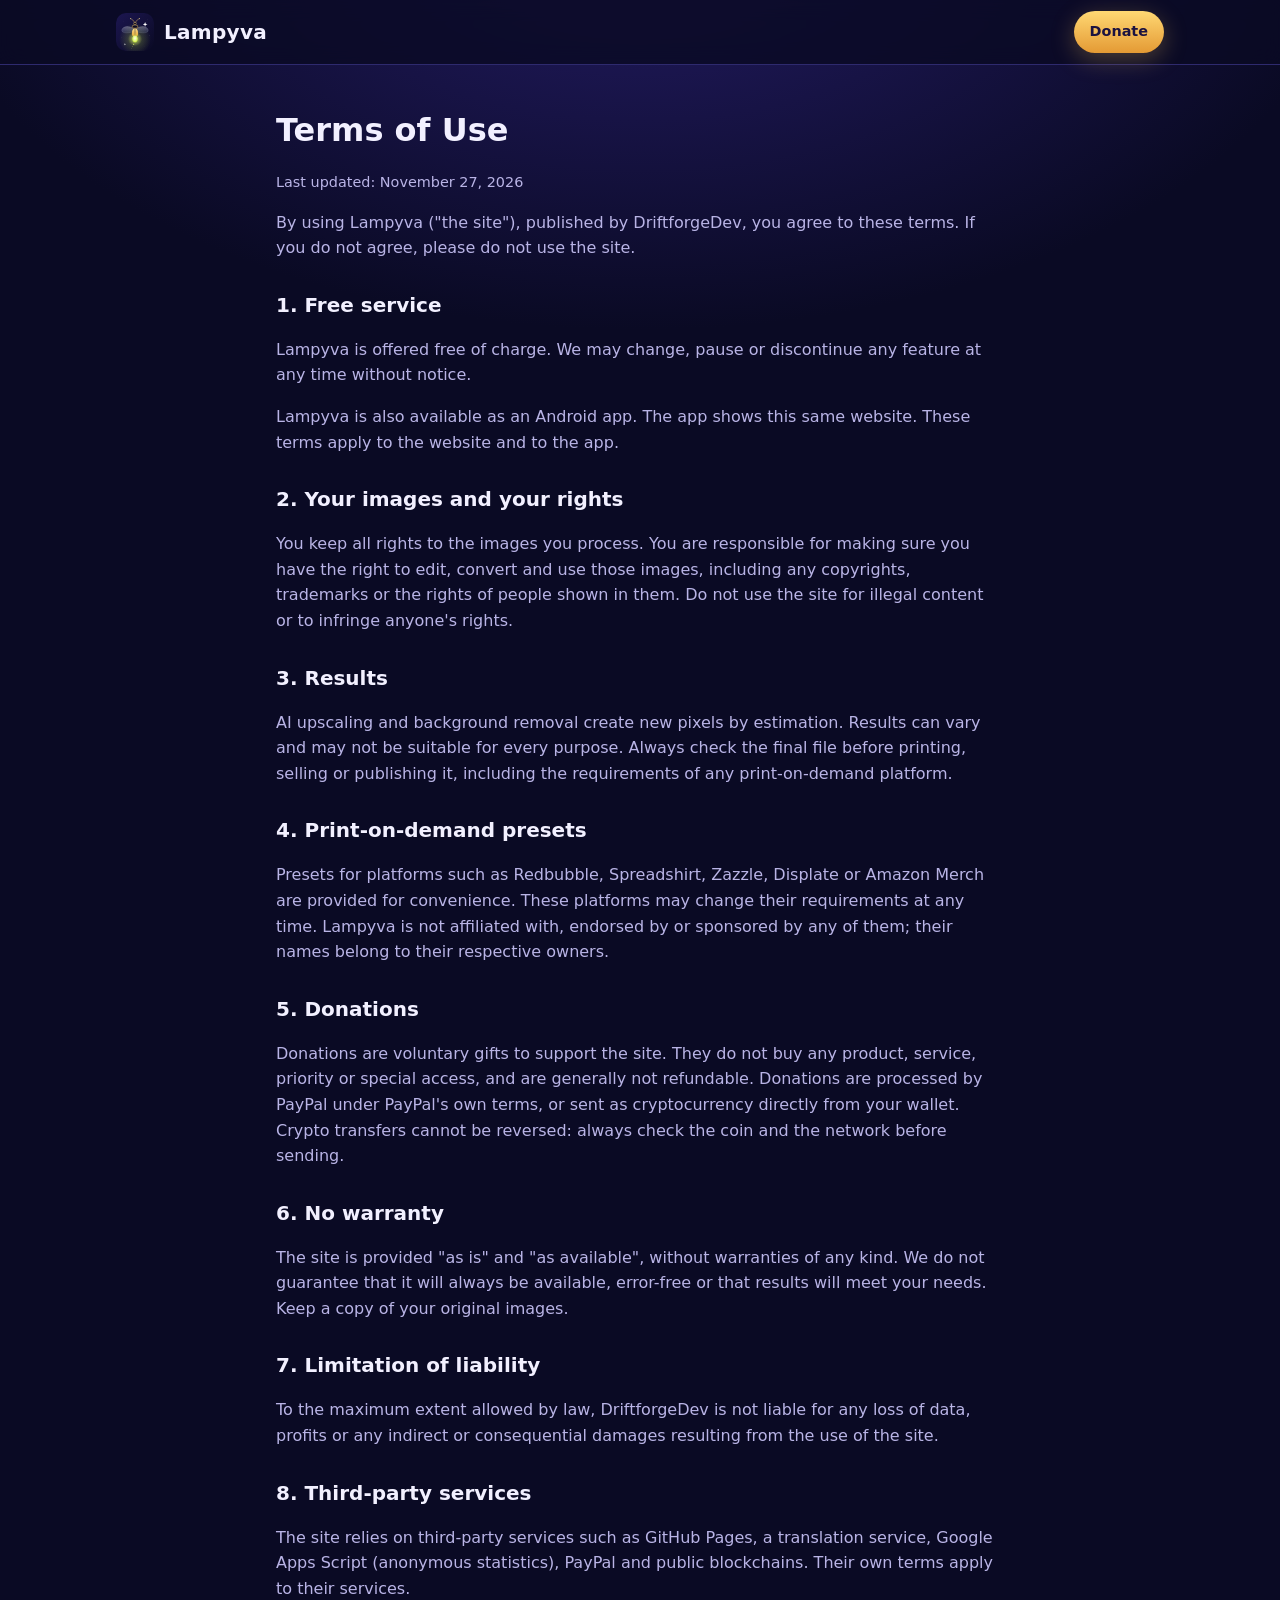
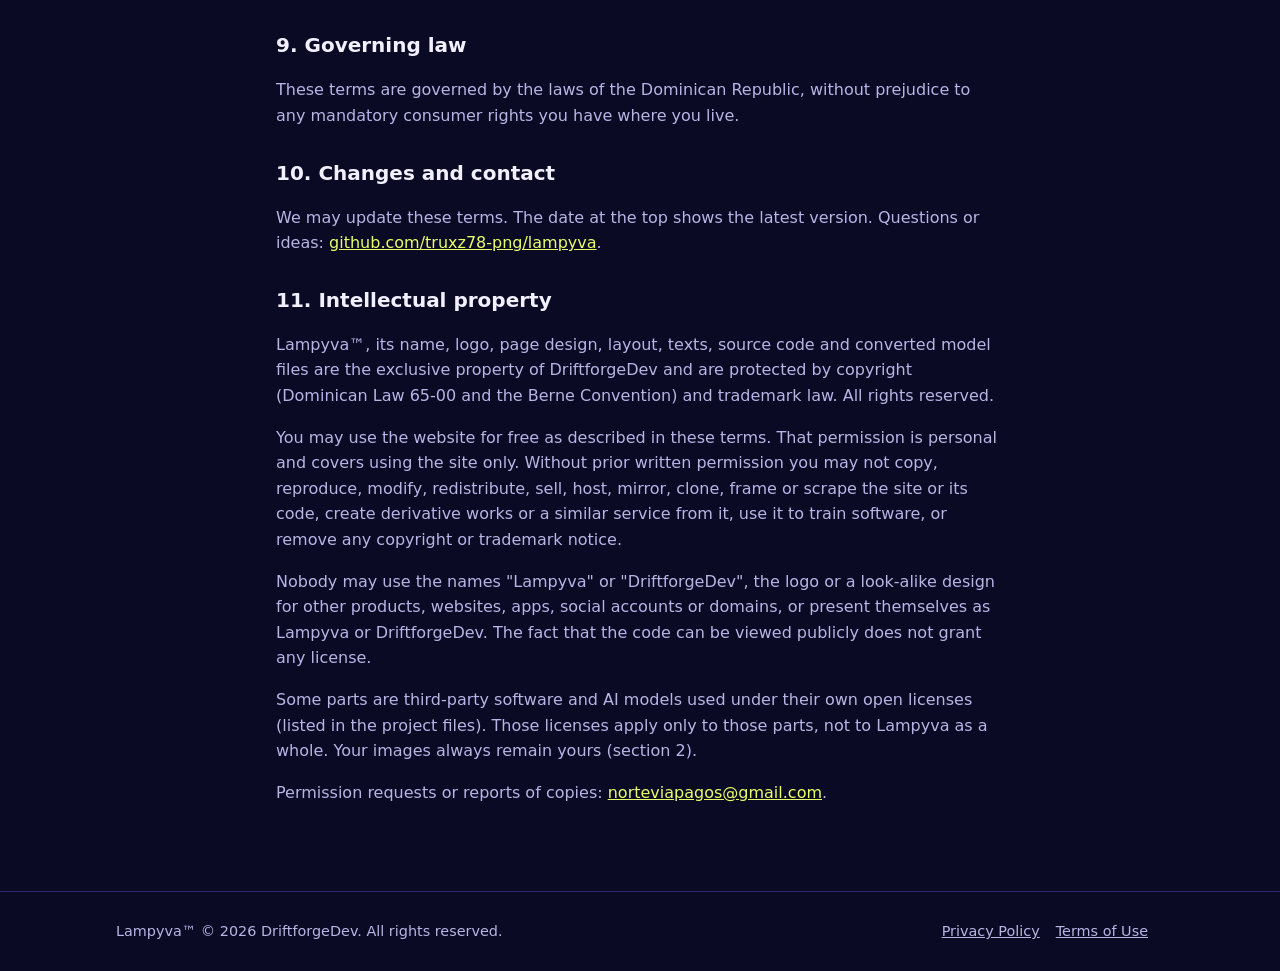
<file: terms.html>
<!doctype html>
<html lang="en">
<head>
<meta charset="utf-8">
<!-- Security: the browser only runs Lampyva's own code and only talks to the services listed here -->
<meta http-equiv="Content-Security-Policy" content="default-src 'self'; script-src 'self' 'unsafe-eval' blob:; worker-src 'self' blob:; style-src 'self' 'unsafe-inline'; img-src 'self' data: blob:; media-src 'self' data: blob:; font-src 'self' data:; connect-src 'self' blob: data: https://translate.googleapis.com https://script.google.com https://script.googleusercontent.com; object-src 'none'; base-uri 'self'; form-action 'self'">
<meta name="referrer" content="strict-origin-when-cross-origin">
<meta name="viewport" content="width=device-width, initial-scale=1">
<meta name="lampyva-version" content="39">
<meta name="google" content="notranslate">
<title>Terms of Use — Lampyva</title>
<link rel="canonical" href="https://truxz78-png.github.io/lampyva/terms.html">
<link rel="icon" href="assets/icon.svg" type="image/svg+xml">
<link rel="stylesheet" href="style.css?v=39">
<script src="config.js?v=39" defer></script>
<script src="js/site.js?v=39" defer></script>
<script src="js/i18n.js?v=39" defer></script>
<link rel="manifest" href="manifest.webmanifest">
</head>
<body>
<header>
  <div class="wrap">
    <a class="brand" href="./"><img src="assets/icon.svg" alt="" width="38" height="38"><span class="brand-name">Lampyva</span></a>
    <nav><a class="btn btn-donate btn-sm" href="./#donate">Donate</a></nav>
  </div>
</header>

<main class="legal">
  <h1>Terms of Use</h1>
  <p class="date">Last updated: November 27, 2026</p>
  <p class="tr-note" hidden>This page was translated for your convenience. If there is any difference, the English version is the official one.</p>

  <p>By using Lampyva ("the site"), published by DriftforgeDev, you agree to these terms. If you do not agree, please do not use the site.</p>

  <h2>1. Free service</h2>
  <p>Lampyva is offered free of charge. We may change, pause or discontinue any feature at any time without notice.</p>
  <p>Lampyva is also available as an Android app. The app shows this same website. These terms apply to the website and to the app.</p>

  <h2>2. Your images and your rights</h2>
  <p>You keep all rights to the images you process. You are responsible for making sure you have the right to edit, convert and use those images, including any copyrights, trademarks or the rights of people shown in them. Do not use the site for illegal content or to infringe anyone's rights.</p>

  <h2>3. Results</h2>
  <p>AI upscaling and background removal create new pixels by estimation. Results can vary and may not be suitable for every purpose. Always check the final file before printing, selling or publishing it, including the requirements of any print-on-demand platform.</p>

  <h2>4. Print-on-demand presets</h2>
  <p>Presets for platforms such as Redbubble, Spreadshirt, Zazzle, Displate or Amazon Merch are provided for convenience. These platforms may change their requirements at any time. Lampyva is not affiliated with, endorsed by or sponsored by any of them; their names belong to their respective owners.</p>

  <h2>5. Donations</h2>
  <p>Donations are voluntary gifts to support the site. They do not buy any product, service, priority or special access, and are generally not refundable. Donations are processed by PayPal under PayPal's own terms, or sent as cryptocurrency directly from your wallet. Crypto transfers cannot be reversed: always check the coin and the network before sending.</p>

  <h2>6. No warranty</h2>
  <p>The site is provided "as is" and "as available", without warranties of any kind. We do not guarantee that it will always be available, error-free or that results will meet your needs. Keep a copy of your original images.</p>

  <h2>7. Limitation of liability</h2>
  <p>To the maximum extent allowed by law, DriftforgeDev is not liable for any loss of data, profits or any indirect or consequential damages resulting from the use of the site.</p>

  <h2>8. Third-party services</h2>
  <p>The site relies on third-party services such as GitHub Pages, a translation service, Google Apps Script (anonymous statistics), PayPal and public blockchains. Their own terms apply to their services.</p>

  <h2>9. Governing law</h2>
  <p>These terms are governed by the laws of the Dominican Republic, without prejudice to any mandatory consumer rights you have where you live.</p>

  <h2>10. Changes and contact</h2>
  <p>We may update these terms. The date at the top shows the latest version. Questions or ideas: <a href="https://github.com/truxz78-png/lampyva/issues" target="_blank" rel="noopener" translate="no">github.com/truxz78-png/lampyva</a>.</p>
  <h2>11. Intellectual property</h2>
  <p>Lampyva™, its name, logo, page design, layout, texts, source code and converted model files are the exclusive property of DriftforgeDev and are protected by copyright (Dominican Law 65-00 and the Berne Convention) and trademark law. All rights reserved.</p>
  <p>You may use the website for free as described in these terms. That permission is personal and covers using the site only. Without prior written permission you may not copy, reproduce, modify, redistribute, sell, host, mirror, clone, frame or scrape the site or its code, create derivative works or a similar service from it, use it to train software, or remove any copyright or trademark notice.</p>
  <p>Nobody may use the names "Lampyva" or "DriftforgeDev", the logo or a look-alike design for other products, websites, apps, social accounts or domains, or present themselves as Lampyva or DriftforgeDev. The fact that the code can be viewed publicly does not grant any license.</p>
  <p>Some parts are third-party software and AI models used under their own open licenses (listed in the project files). Those licenses apply only to those parts, not to Lampyva as a whole. Your images always remain yours (section 2).</p>
  <p>Permission requests or reports of copies: <a href="mailto:norteviapagos@gmail.com" translate="no">norteviapagos@gmail.com</a>.</p>
</main>

<footer>
  <div class="wrap">
    <div><span translate="no">Lampyva™ © <span id="year">2026</span> DriftforgeDev.</span> All rights reserved.</div>
    <div><a href="privacy.html">Privacy Policy</a><a href="terms.html">Terms of Use</a></div>
  </div>
</footer>
</body>
</html>
</file>
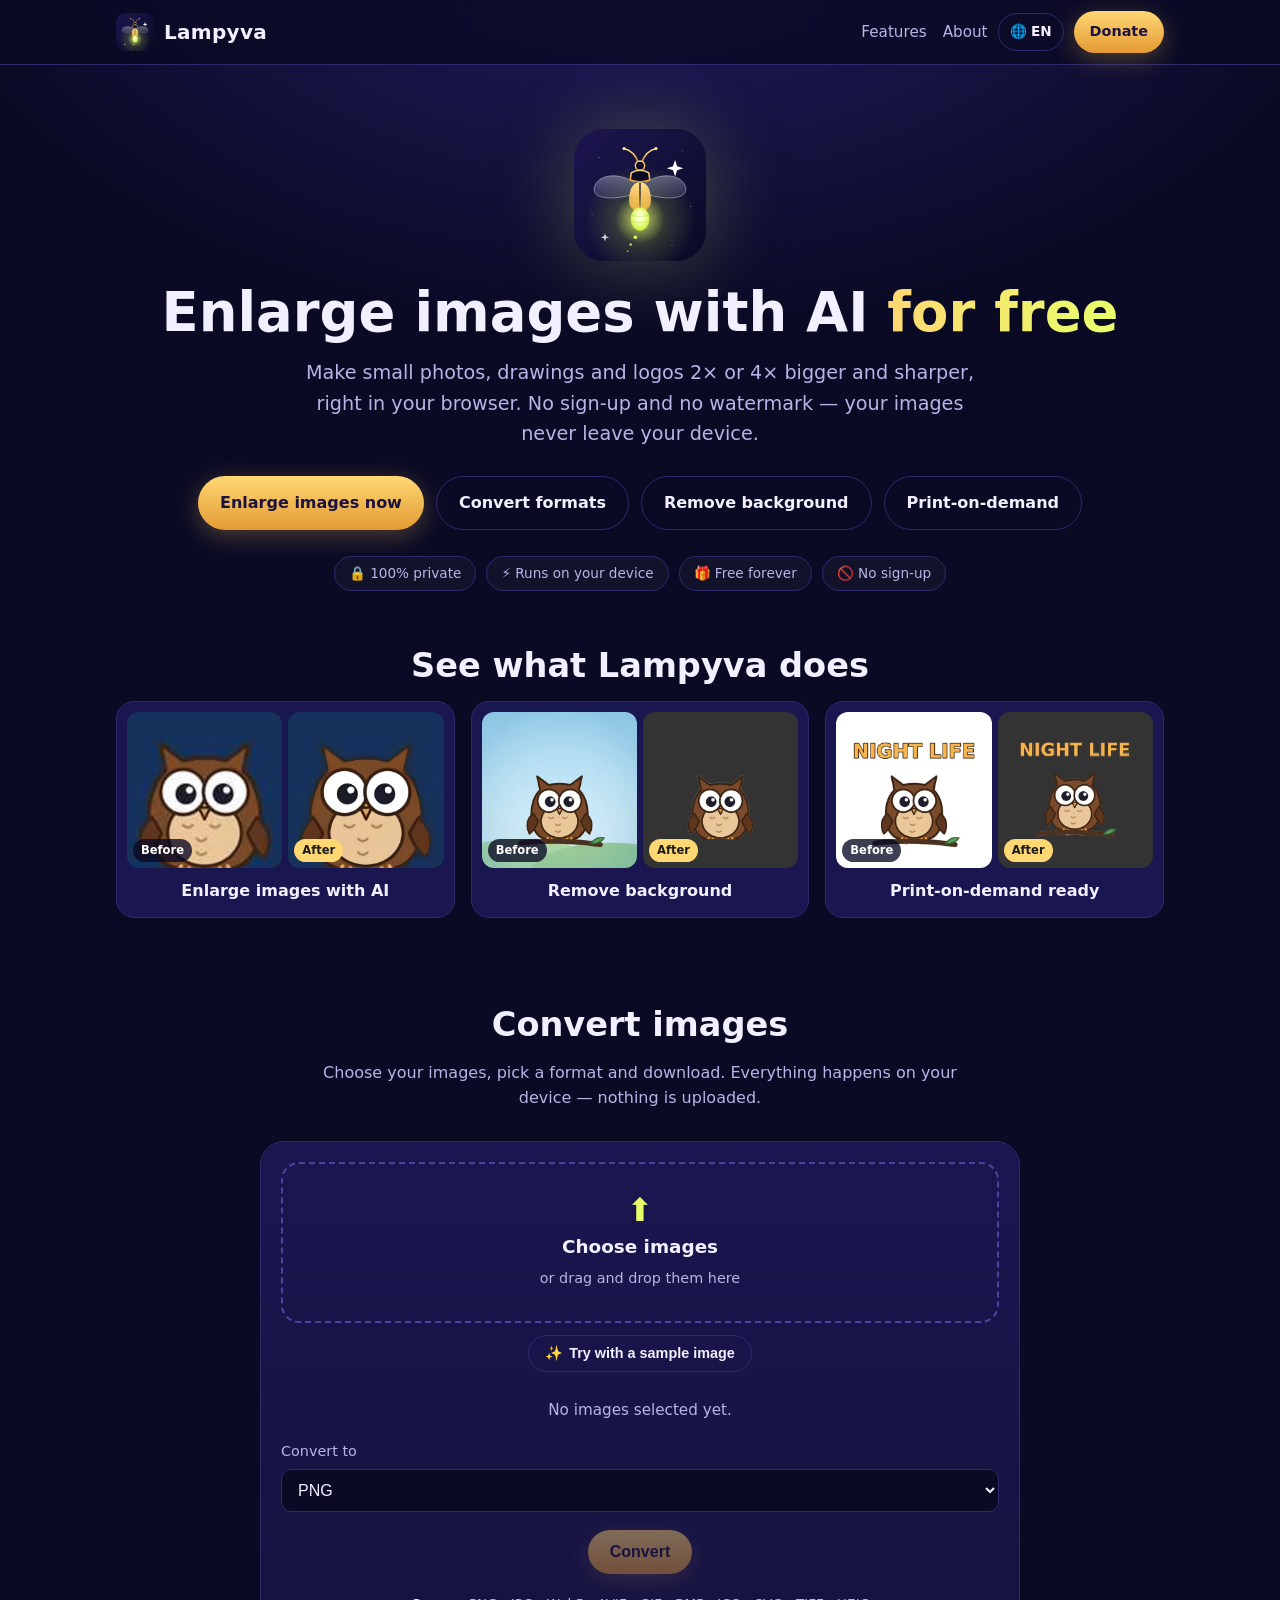
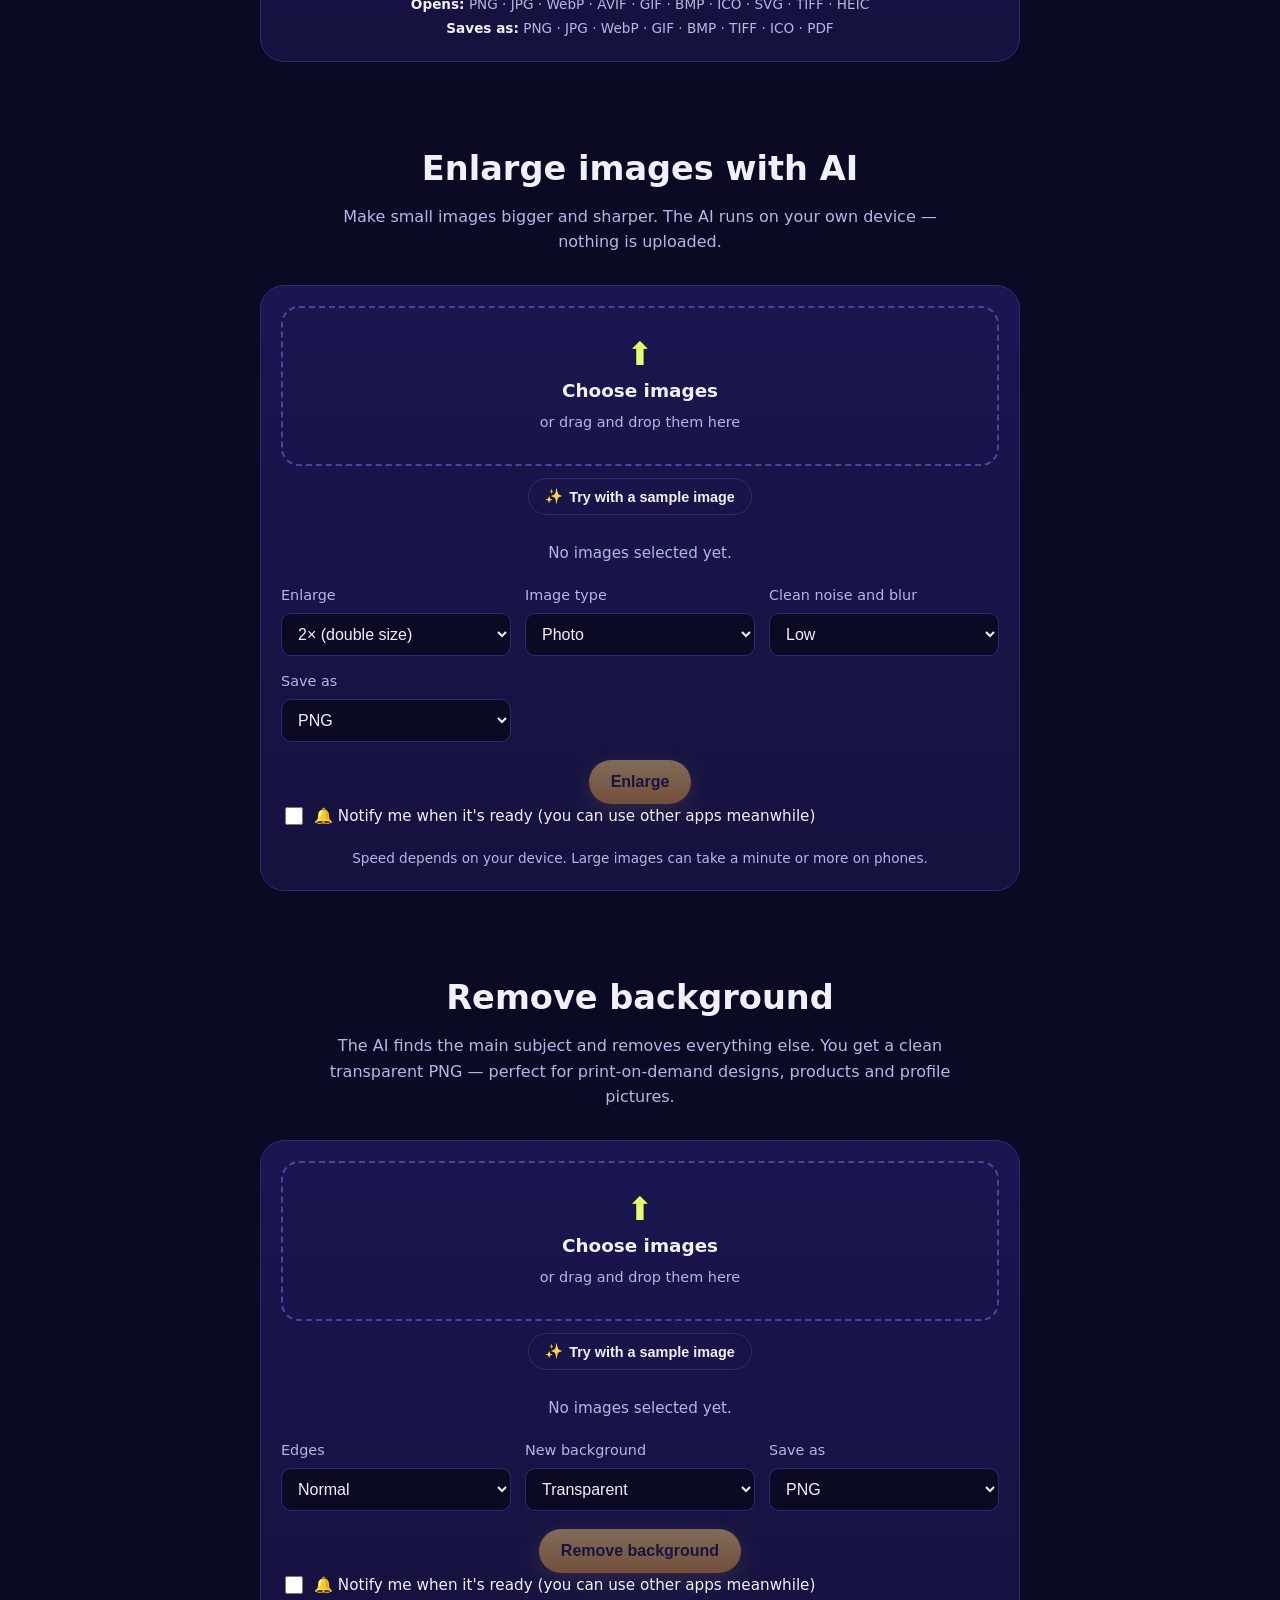
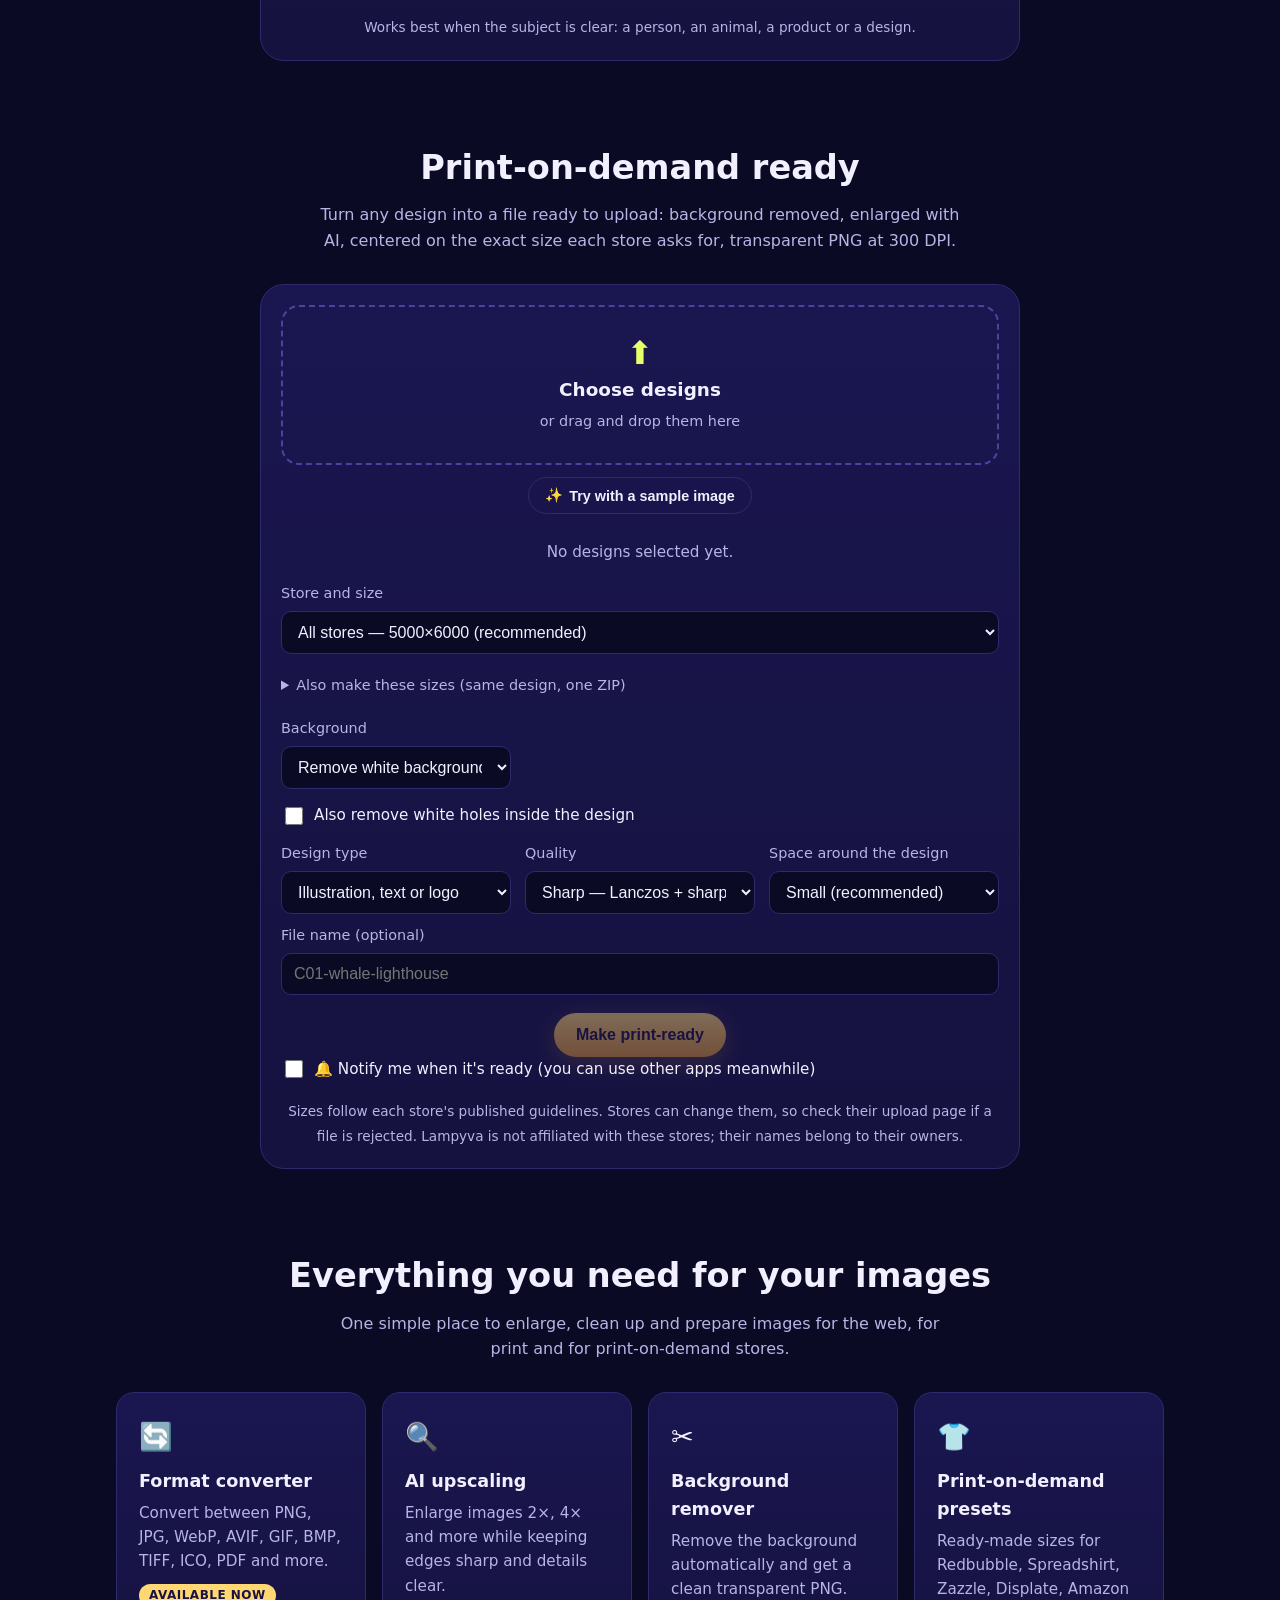
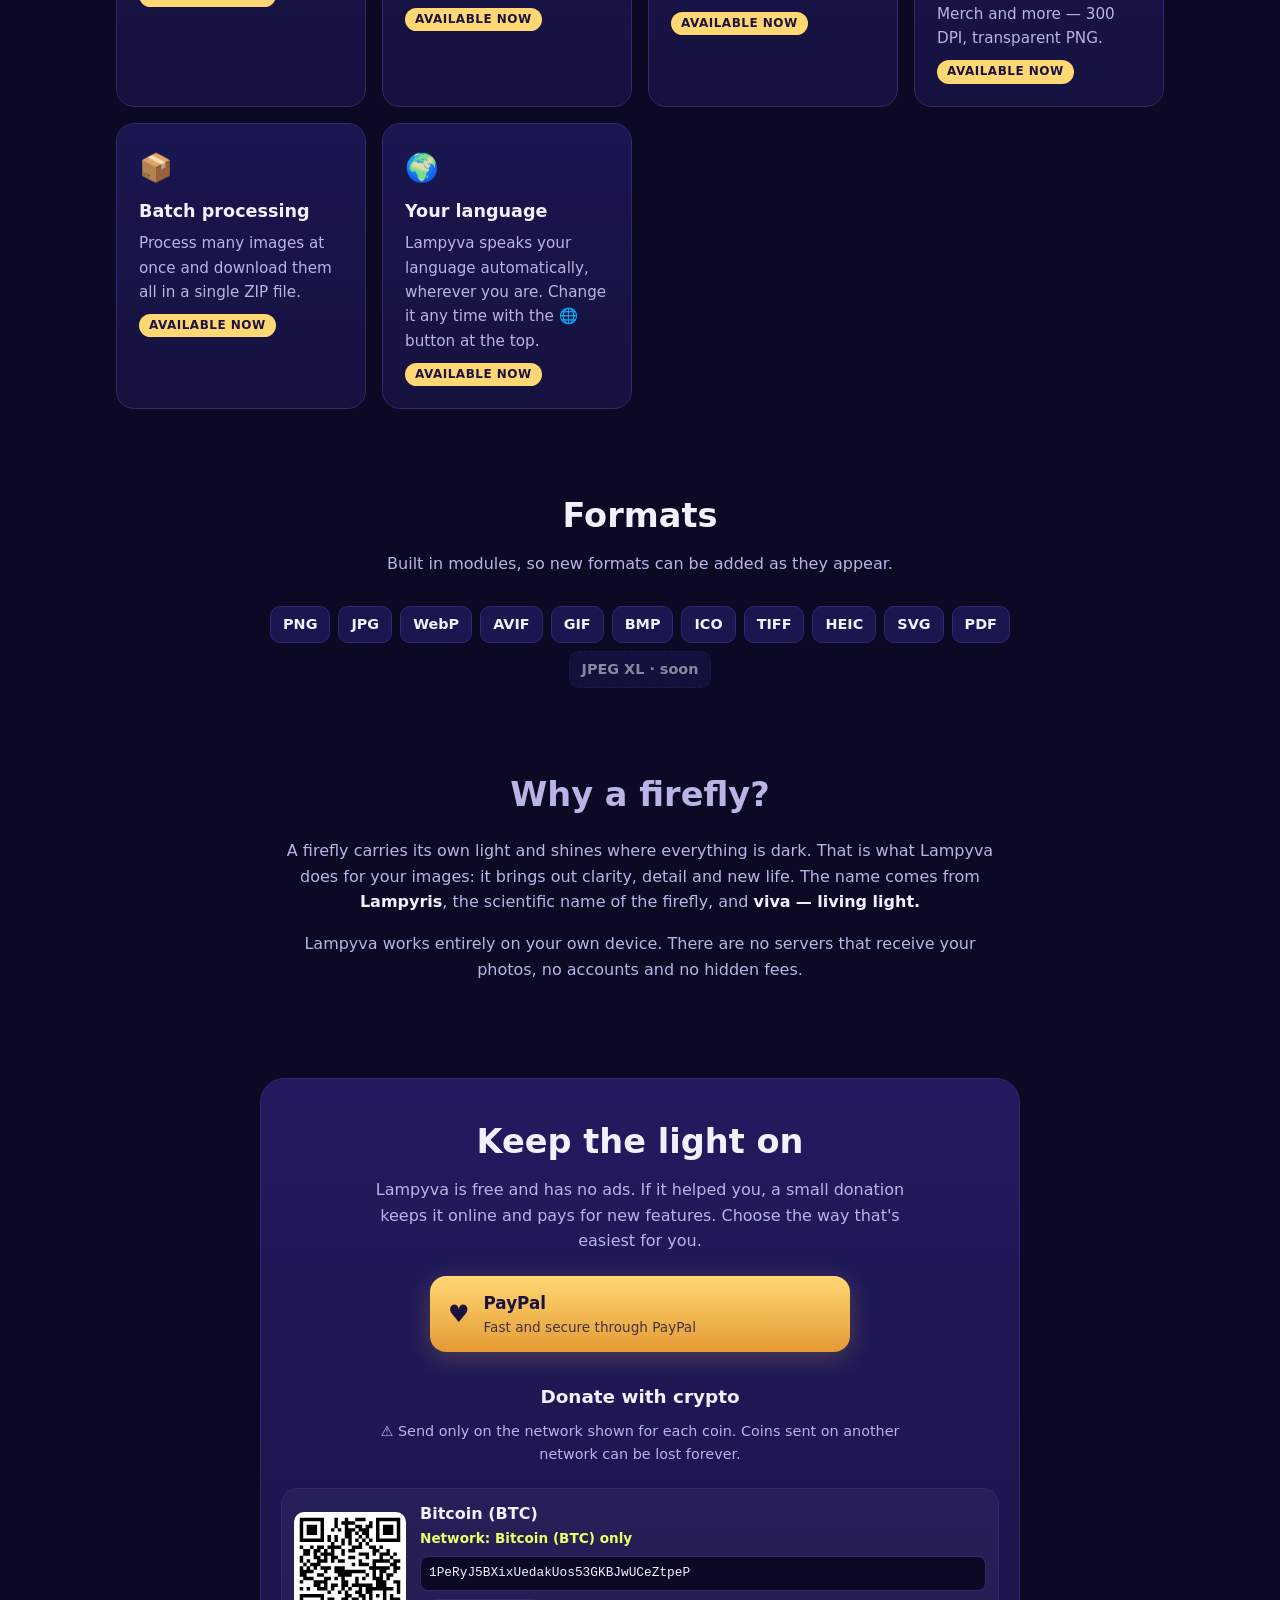
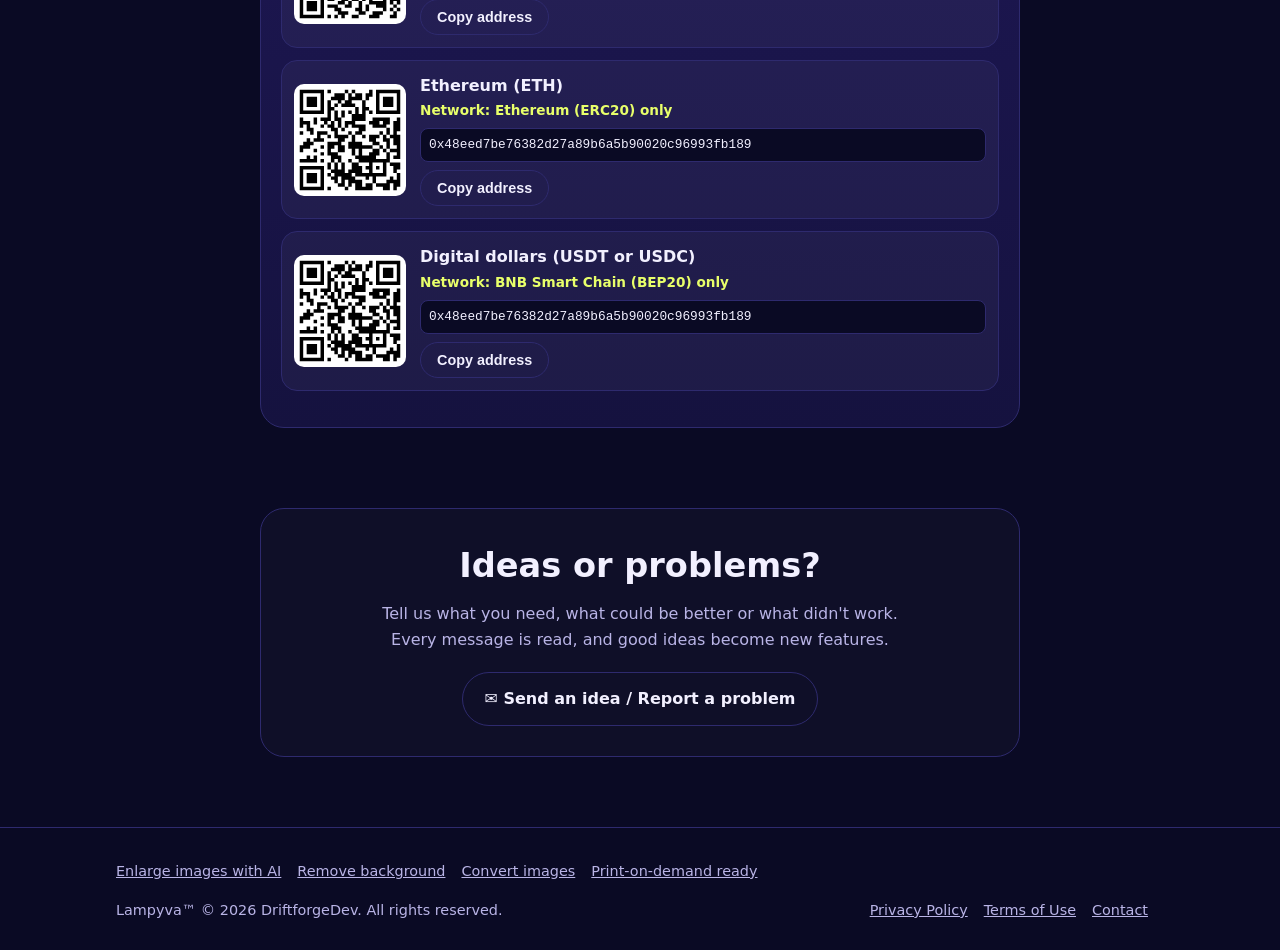
<file: upscale-image.html>
<!doctype html>
<html lang="en">
<head>
<meta charset="utf-8">
<!-- Security: the browser only runs Lampyva's own code and only talks to the services listed here -->
<meta http-equiv="Content-Security-Policy" content="default-src 'self'; script-src 'self' 'unsafe-eval' blob:; worker-src 'self' blob:; style-src 'self' 'unsafe-inline'; img-src 'self' data: blob:; media-src 'self' data: blob:; font-src 'self' data:; connect-src 'self' blob: data: https://translate.googleapis.com https://script.google.com https://script.googleusercontent.com; object-src 'none'; base-uri 'self'; form-action 'self'">
<meta name="referrer" content="strict-origin-when-cross-origin">
<meta name="viewport" content="width=device-width, initial-scale=1">
<meta name="lampyva-version" content="39">
<meta name="mitgo-verification" content="5053d68d-bd86-486e-8d29-583a58ce812b" />
<meta name="google" content="notranslate">
<title>Free AI Image Upscaler — Enlarge Photos 2× and 4× | Lampyva</title>
<link rel="canonical" href="https://truxz78-png.github.io/lampyva/upscale-image.html">
<meta name="description" content="Upscale images with AI for free: make small photos, drawings and logos 2× or 4× bigger and sharper right in your browser. No sign-up, no watermark, nothing uploaded.">
<meta name="theme-color" content="#0A0A24">
<link rel="icon" href="assets/icon.svg" type="image/svg+xml">
<link rel="icon" href="assets/icon-32.png" sizes="32x32" type="image/png">
<link rel="apple-touch-icon" href="assets/icon-180.png">
<link rel="manifest" href="manifest.webmanifest">
<meta property="og:title" content="Free AI Image Upscaler — Enlarge Photos 2× and 4× | Lampyva">
<meta property="og:description" content="Upscale images with AI for free: make small photos, drawings and logos 2× or 4× bigger and sharper right in your browser. No sign-up, no watermark, nothing uploaded.">
<meta property="og:image" content="https://truxz78-png.github.io/lampyva/assets/share.png">
<meta property="og:type" content="website">
<meta name="twitter:card" content="summary_large_image">
<link rel="stylesheet" href="style.css?v=39">
<script src="config.js?v=39" defer></script>
<script src="vendor/qrcode.js?v=39" defer></script>
<script src="js/site.js?v=39" defer></script>
<script src="js/i18n.js?v=39" defer></script>
<script src="js/scroll-nav.js?v=39" defer></script>
<script type="module" src="js/converter.js?v=39"></script>
<script type="module" src="js/upscale-ui.js?v=39"></script>
<script type="module" src="js/bg-ui.js?v=39"></script>
<script type="module" src="js/pod-ui.js?v=39"></script>
<script type="module" src="js/compare-zoom.js?v=39"></script>
</head>
<body data-page="upscale">

<header>
  <div class="wrap">
    <a class="brand" href="./"><img src="assets/icon.svg" alt="" width="38" height="38"><span class="brand-name">Lampyva</span></a>
    <nav>
      <a class="hide-sm" href="#features">Features</a>
      <a class="hide-sm" href="#about">About</a>
      <label class="lang" translate="no" title="Language"><span aria-hidden="true">🌐 <b id="lang-code">EN</b></span><select id="lang-pick" aria-label="Language"></select></label>
      <a class="btn btn-donate btn-sm" href="#donate" data-track="click-donate-header">Donate</a>
    </nav>
  </div>
</header>

<main>
  <section class="hero">
    <div class="wrap">
      <img class="icon" src="assets/icon.svg" alt="Lampyva firefly logo" width="132" height="132">
      <h1>Enlarge images with AI <span>for free</span></h1>
      <p>Make small photos, drawings and logos 2× or 4× bigger and sharper, right in your browser. No sign-up and no watermark — your images never leave your device.</p>
      <div class="actions">
        <a class="btn btn-donate" href="#upscale">Enlarge images now</a>
        <a class="btn btn-ghost" href="#convert">Convert formats</a>
        <a class="btn btn-ghost" href="#remove-bg">Remove background</a>
        <a class="btn btn-ghost" href="#pod">Print-on-demand</a>
              </div>
      <div class="badges">
        <span class="badge">🔒 100% private</span>
        <span class="badge">⚡ Runs on your device</span>
        <span class="badge">🎁 Free forever</span>
        <span class="badge">🚫 No sign-up</span>
      </div>
      <button type="button" class="btn btn-ghost btn-sm install-btn" data-install hidden><span aria-hidden="true">📲</span> <span>Install Lampyva</span></button>
    </div>
  </section>

  <section id="showcase" class="showcase">
    <div class="wrap">
      <h2>See what Lampyva does</h2>
      <div class="sc-row">
        <a class="sc-card" href="#upscale" data-track="showcase-upscale">
          <span class="sc-pair">
            <span class="sc-img"><img src="assets/showcase/enlarge-before.webp" alt="Small blurry drawing of an owl" width="480" height="480" loading="lazy"><small>Before</small></span>
            <span class="sc-img"><img src="assets/showcase/enlarge-after.webp" alt="The same owl enlarged 4× with AI, sharp" width="480" height="480" loading="lazy"><small>After</small></span>
          </span>
          <b>Enlarge images with AI</b>
        </a>
        <a class="sc-card" href="#remove-bg" data-track="showcase-bg">
          <span class="sc-pair">
            <span class="sc-img"><img src="assets/showcase/bg-before.webp" alt="Owl in front of a sky and grass" width="480" height="480" loading="lazy"><small>Before</small></span>
            <span class="sc-img"><img src="assets/showcase/bg-after.webp" alt="The owl cut out with a transparent background" width="480" height="480" loading="lazy"><small>After</small></span>
          </span>
          <b>Remove background</b>
        </a>
        <a class="sc-card" href="#pod" data-track="showcase-pod">
          <span class="sc-pair">
            <span class="sc-img"><img src="assets/showcase/pod-before.webp" alt="T-shirt design on a white background" width="480" height="480" loading="lazy"><small>Before</small></span>
            <span class="sc-img"><img src="assets/showcase/pod-after.webp" alt="The design ready to print, without the white background" width="480" height="480" loading="lazy"><small>After</small></span>
          </span>
          <b>Print-on-demand ready</b>
        </a>
      </div>
    </div>
  </section>

  <section id="convert">
    <div class="wrap">
      <h2>Convert images</h2>
      <p class="sub">Choose your images, pick a format and download. Everything happens on your device — nothing is uploaded.</p>

      <div class="tool">
        <label id="cv-drop" class="drop" for="cv-input">
          <input id="cv-input" type="file" multiple accept="image/*,.heic,.heif,.tif,.tiff,.svg,.ico,.avif,.bmp">
          <span class="drop-icon" aria-hidden="true">⬆</span>
          <strong>Choose images</strong>
          <span class="drop-hint">or drag and drop them here</span>
        </label>
        <button type="button" class="btn btn-ghost btn-sm try-sample" data-input="cv-input" data-sample="assets/samples/sample-photo.jpg" data-run="cv-run" data-track="try-sample-cv"><span aria-hidden="true">✨</span> <span>Try with a sample image</span></button>

        <ul id="cv-files" class="cv-list"></ul>
        <p id="cv-empty" class="cv-note">No images selected yet.</p>

        <div class="cv-options">
          <label class="cv-field">
            <span>Convert to</span>
            <select id="cv-format"></select>
          </label>
          <label class="cv-field" id="cv-quality-row">
            <span>Quality <b id="cv-quality-val">90%</b></span>
            <input id="cv-quality" type="range" min="40" max="100" value="90">
          </label>
          <label class="cv-field" id="cv-bg-row">
            <span>Background for transparent areas</span>
            <input id="cv-bg" type="color" value="#ffffff">
          </label>
          <label class="cv-check" id="cv-combine-row" hidden>
            <input id="cv-combine" type="checkbox">
            <span>Combine all images into one PDF</span>
          </label>
        </div>

        <div class="cv-actions">
          <button id="cv-run" class="btn btn-donate" type="button" disabled>Convert</button>
          <button id="cv-clear" class="btn btn-ghost" type="button" hidden>Clear all</button>
        </div>
        <p id="cv-status" class="cv-note" aria-live="polite"></p>

        <div id="cv-results-box" hidden>
          <h3>Your files</h3>
          <ul id="cv-results" class="cv-list"></ul>
          <button id="cv-zip" class="btn btn-ghost" type="button" hidden>Download all (ZIP)</button>
        </div>

        <p class="cv-formats"><b>Opens:</b> <span id="cv-inputs"></span><br><b>Saves as:</b> <span id="cv-outputs"></span></p>
      </div>
    </div>
  </section>

  <section id="upscale">
    <div class="wrap">
      <h2>Enlarge images with AI</h2>
      <p class="sub">Make small images bigger and sharper. The AI runs on your own device — nothing is uploaded.</p>

      <div class="tool">
        <label id="up-drop" class="drop" for="up-input">
          <input id="up-input" type="file" multiple accept="image/*,.heic,.heif,.tif,.tiff,.svg,.ico,.avif,.bmp">
          <span class="drop-icon" aria-hidden="true">⬆</span>
          <strong>Choose images</strong>
          <span class="drop-hint">or drag and drop them here</span>
        </label>
        <button type="button" class="btn btn-ghost btn-sm try-sample" data-input="up-input" data-sample="assets/samples/sample-enlarge.jpg" data-run="up-run" data-set='{"up-type":"art","up-scale":"4"}' data-track="try-sample-up"><span aria-hidden="true">✨</span> <span>Try with a sample image</span></button>

        <ul id="up-files" class="cv-list"></ul>
        <p id="up-empty" class="cv-note">No images selected yet.</p>
        <p id="up-noai" class="cv-note" hidden>Your browser can't run the AI, so images will be enlarged with a high-quality resize instead.</p>

        <div class="cv-options">
          <label class="cv-field">
            <span>Enlarge</span>
            <select id="up-scale"><option value="2">2× (double size)</option><option value="4">4× (four times)</option></select>
          </label>
          <label class="cv-field" id="up-type-row">
            <span>Image type</span>
            <select id="up-type"><option value="photo">Photo</option><option value="art">Drawing, logo or anime</option></select>
          </label>
          <label class="cv-field" id="up-noise-row">
            <span>Clean noise and blur</span>
            <select id="up-noise"><option value="0">Off</option><option value="1" selected>Low</option><option value="2">High</option></select>
          </label>
          <label class="cv-field">
            <span>Save as</span>
            <select id="up-format"></select>
          </label>
        </div>

        <div class="cv-actions">
          <button id="up-run" class="btn btn-donate" type="button" disabled>Enlarge</button>
          <button id="up-clear" class="btn btn-ghost" type="button" hidden>Clear all</button>
        </div>
        <div id="up-progress" class="up-progress" hidden><div id="up-bar"></div></div>
        <p id="up-status" class="cv-note" aria-live="polite"></p>

        <div id="up-compare" class="up-compare" hidden>
          <div class="up-stage">
            <img id="up-after" alt="After">
            <div id="up-before-wrap" class="up-before"><img id="up-before" alt="Before"></div>
            <div id="up-line" class="up-line"></div>
            <span class="up-tag up-tag-l">Before</span><span class="up-tag up-tag-r">After</span>
          </div>
          <input id="up-split" type="range" min="0" max="100" value="50" aria-label="Compare before and after">
        </div>

        <div id="up-results-box" hidden>
          <h3>Your images</h3>
          <ul id="up-results" class="cv-list"></ul>
          <button id="up-zip" class="btn btn-ghost" type="button" hidden>Download all (ZIP)</button>
        </div>
        <p class="cv-formats">Speed depends on your device. Large images can take a minute or more on phones.</p>
      </div>
    </div>
  </section>

  <section id="remove-bg">
    <div class="wrap">
      <h2>Remove background</h2>
      <p class="sub">The AI finds the main subject and removes everything else. You get a clean transparent PNG — perfect for print-on-demand designs, products and profile pictures.</p>

      <div class="tool">
        <label id="bg-drop" class="drop" for="bg-input">
          <input id="bg-input" type="file" multiple accept="image/*,.heic,.heif,.tif,.tiff,.svg,.ico,.avif,.bmp">
          <span class="drop-icon" aria-hidden="true">⬆</span>
          <strong>Choose images</strong>
          <span class="drop-hint">or drag and drop them here</span>
        </label>
        <button type="button" class="btn btn-ghost btn-sm try-sample" data-input="bg-input" data-sample="assets/samples/sample-photo.jpg" data-run="bg-run" data-track="try-sample-bg"><span aria-hidden="true">✨</span> <span>Try with a sample image</span></button>

        <ul id="bg-files" class="cv-list"></ul>
        <p id="bg-empty" class="cv-note">No images selected yet.</p>

        <div class="cv-options">
          <label class="cv-field">
            <span>Edges</span>
            <select id="bg-edge"><option value="0">Soft (hair, fur)</option><option value="0.5" selected>Normal</option><option value="1">Sharp (objects, logos)</option></select>
          </label>
          <label class="cv-field">
            <span>New background</span>
            <select id="bg-fill"><option value="none">Transparent</option><option value="color">Solid color</option></select>
          </label>
          <label class="cv-field" id="bg-color-row" hidden>
            <span>Background color</span>
            <input id="bg-color" type="color" value="#ffffff">
          </label>
          <label class="cv-field">
            <span>Save as</span>
            <select id="bg-format"></select>
          </label>
        </div>
        <p id="bg-jpg-note" class="cv-note" hidden>JPG can't be transparent, so the background will be white.</p>

        <div class="cv-actions">
          <button id="bg-run" class="btn btn-donate" type="button" disabled>Remove background</button>
          <button id="bg-clear" class="btn btn-ghost" type="button" hidden>Clear all</button>
        </div>
        <div id="bg-progress" class="up-progress" hidden><div id="bg-bar" class="up-bar"></div></div>
        <p id="bg-status" class="cv-note" aria-live="polite"></p>
        <p id="bg-slow" class="cv-note" hidden>Your device is using the backup mode, which is slower. Please keep this page open.</p>

        <div id="bg-compare" class="up-compare" hidden>
          <div class="up-stage">
            <img id="bg-after" alt="After">
            <div id="bg-before-wrap" class="up-before"><img id="bg-before" alt="Before"></div>
            <div id="bg-line" class="up-line"></div>
            <span class="up-tag up-tag-l">Before</span><span class="up-tag up-tag-r">After</span>
          </div>
          <input id="bg-split" class="up-split" type="range" min="0" max="100" value="50" aria-label="Compare before and after">
        </div>

        <div id="bg-results-box" class="res-box" hidden>
          <h3>Your images</h3>
          <ul id="bg-results" class="cv-list"></ul>
          <button id="bg-zip" class="btn btn-ghost zip-btn" type="button" hidden>Download all (ZIP)</button>
        </div>
        <p class="cv-formats">Works best when the subject is clear: a person, an animal, a product or a design.</p>
      </div>
    </div>
  </section>

  <section id="pod">
    <div class="wrap">
      <h2>Print-on-demand ready</h2>
      <p class="sub">Turn any design into a file ready to upload: background removed, enlarged with AI, centered on the exact size each store asks for, transparent PNG at 300 DPI.</p>

      <div class="tool">
        <label id="pod-drop" class="drop" for="pod-input">
          <input id="pod-input" type="file" multiple accept="image/*,.heic,.heif,.tif,.tiff,.svg,.ico,.avif,.bmp">
          <span class="drop-icon" aria-hidden="true">⬆</span>
          <strong>Choose designs</strong>
          <span class="drop-hint">or drag and drop them here</span>
        </label>
        <button type="button" class="btn btn-ghost btn-sm try-sample" data-input="pod-input" data-sample="assets/samples/sample-design.jpg" data-track="try-sample-pod"><span aria-hidden="true">✨</span> <span>Try with a sample image</span></button>

        <ul id="pod-files" class="cv-list"></ul>
        <p id="pod-empty" class="cv-note">No designs selected yet.</p>

        <div class="cv-options">
          <label class="cv-field pod-wide">
            <span>Store and size</span>
            <select id="pod-preset"></select>
          </label>
          <details class="cv-field pod-wide pod-extra" id="pod-extra-box">
            <summary><span>Also make these sizes (same design, one ZIP)</span> <b id="pod-extra-count" translate="no"></b></summary>
            <div id="pod-extra" class="pod-extra-list"></div>
          </details>
          <div id="pod-custom" class="pod-custom" hidden>
            <label class="cv-field"><span>Width (px)</span><input id="pod-w" type="number" inputmode="numeric" min="100" max="8000" value="4500"></label>
            <label class="cv-field"><span>Height (px)</span><input id="pod-h" type="number" inputmode="numeric" min="100" max="8000" value="5400"></label>
          </div>
          <label class="cv-field">
            <span>Background</span>
            <select id="pod-bg">
              <option value="white" selected>Remove white background (drawings)</option>
              <option value="white-all">Remove all white (text designs)</option>
              <option value="white-all-4">Remove all white, gentle (drawings with closed white areas)</option>
              <option value="ai">Remove background with AI (photos)</option>
              <option value="keep">Keep as it is</option>
            </select>
          </label>
          <label class="cv-check" id="pod-holes-row">
            <input id="pod-holes" type="checkbox">
            <span>Also remove white holes inside the design</span>
          </label>
          <label class="cv-field pod-wide" id="pod-holesize-row" hidden>
            <span>Smallest hole to remove: <b id="pod-holesize-val">Small</b></span>
            <input id="pod-holesize" type="range" min="1" max="10" step="1" value="2">
          </label>
          <p class="cv-note pod-wide" id="pod-holes-note" hidden>Only pure white areas bigger than this are removed, so eye highlights and cream colors stay. Check the result before downloading.</p>
          <label class="cv-field">
            <span>Design type</span>
            <select id="pod-type"><option value="art">Illustration, text or logo</option><option value="photo">Photo</option></select>
          </label>
          <label class="cv-field">
            <span>Quality</span>
            <select id="pod-quality">
              <option value="fast" selected>Sharp — Lanczos + sharpening, like ImageMagick (recommended)</option>
              <option value="best">Enlarged with AI (slower)</option>
            </select>
          </label>
          <label class="cv-field" id="pod-margin-row">
            <span>Space around the design</span>
            <select id="pod-margin"><option value="0">None</option><option value="0.04" selected>Small (recommended)</option><option value="0.08">Medium</option></select>
          </label>
        </div>
        <div id="pod-poster-row" class="cv-options" hidden>
          <label class="cv-field">
            <span>Metal poster (Displate)</span>
            <select id="pod-poster">
              <option value="fit" selected>Whole design + background color</option>
              <option value="fill">Fill the whole poster (edges are cut)</option>
            </select>
          </label>
          <label class="cv-field" id="pod-postercolor-row">
            <span>Background color</span>
            <input id="pod-postercolor" type="color" value="#f5ebdd">
          </label>
        </div>
        <label class="cv-field pod-name">
          <span>File name (optional)</span>
          <input id="pod-prefix" type="text" maxlength="60" autocomplete="off" spellcheck="false" placeholder="C01-whale-lighthouse" translate="no">
        </label>
        <p id="pod-cover-note" class="cv-note" hidden>This product prints edge to edge, so the design fills the whole canvas (edges may be cut a little).</p>

        <div class="cv-actions">
          <button id="pod-run" class="btn btn-donate" type="button" disabled>Make print-ready</button>
          <button id="pod-clear" class="btn btn-ghost" type="button" hidden>Clear all</button>
        </div>
        <div id="pod-progress" class="up-progress" hidden><div id="pod-bar" class="up-bar"></div></div>
        <p id="pod-eta" class="cv-note" hidden></p>
        <p id="pod-status" class="cv-note" aria-live="polite"></p>

        <div id="pod-results-box" class="res-box" hidden>
          <h3>Ready to upload</h3>
          <p class="cv-note">This is the final result. The squares show the transparent areas — they are not part of the image.</p>
          <p class="cv-note">Some phone galleries show transparent areas as white or black. The downloaded PNG is still transparent.</p>
          <ul id="pod-results" class="cv-list"></ul>
          <button id="pod-zip" class="btn btn-ghost zip-btn" type="button" hidden>Download all (ZIP)</button>
          <div class="pod-promo">
            <h3>Promote your designs</h3>
            <p class="cv-note">Make a vertical image for Pinterest (1000×1500) and a T-shirt preview (white and black) of each design, to share on social media.</p>
            <div class="cv-options">
              <label class="cv-field"><span>Pin background color</span><input id="pod-pincolor" type="color" value="#1e3a6e"></label>
              <label class="cv-field"><span>Pin title (optional)</span><input id="pod-pintitle" type="text" maxlength="60" autocomplete="off"></label>
            </div>
            <div class="cv-actions">
              <button id="pod-pins" class="btn btn-ghost" type="button">📌 Make Pinterest pins</button>
              <button id="pod-mockups" class="btn btn-ghost" type="button">👕 Make T-shirt previews</button>
            </div>
            <p id="pod-promo-status" class="cv-note" aria-live="polite"></p>
            <ul id="pod-promo-list" class="cv-list"></ul>
          </div>
        </div>

        <div id="pod-editor" class="pod-editor" hidden role="dialog" aria-modal="true" aria-labelledby="pe-title">
          <div class="pe-box">
            <div class="pe-head"><h3 id="pe-title">Check &amp; touch up</h3><button id="pe-close" class="pe-x" type="button" aria-label="Close">✕</button></div>
            <p class="cv-note pe-help">Tap any white leftover to make it transparent. Use the zoom to reach small spots.</p>
            <div class="pe-tools">
              <span>Background:</span>
              <button type="button" class="pe-chip on" data-bg="dark">Dark</button>
              <button type="button" class="pe-chip" data-bg="light">Light</button>
              <button type="button" class="pe-chip" data-bg="checker">Checker</button>
            </div>
            <div class="pe-tools">
              <span>Zoom:</span>
              <button type="button" class="pe-chip on" data-z="1" translate="no">1×</button>
              <button type="button" class="pe-chip" data-z="2" translate="no">2×</button>
              <button type="button" class="pe-chip" data-z="4" translate="no">4×</button>
              <button type="button" class="pe-chip" data-z="8" translate="no">8×</button>
            </div>
            <div id="pe-view" class="pe-view bg-dark"><canvas id="pe-canvas"></canvas><div id="pe-scroll" class="pe-scroll"><div id="pe-sizer"></div></div></div>
            <p id="pe-status" class="cv-note" aria-live="polite"></p>
            <div class="pe-actions">
              <button id="pe-undo" class="btn btn-ghost" type="button" disabled>↶ Undo</button>
              <button id="pe-save" class="btn btn-donate" type="button" disabled>Save changes</button>
              <button id="pe-cancel" class="btn btn-ghost" type="button">Cancel</button>
            </div>
          </div>
        </div>
        <p class="cv-formats">Sizes follow each store's published guidelines. Stores can change them, so check their upload page if a file is rejected. Lampyva is not affiliated with these stores; their names belong to their owners.</p>
      </div>
    </div>
  </section>


  <section id="features">
    <div class="wrap">
      <h2>Everything you need for your images</h2>
      <p class="sub">One simple place to enlarge, clean up and prepare images for the web, for print and for print-on-demand stores.</p>
      <div class="grid">
        <div class="card"><div class="ico">🔄</div><h3>Format converter</h3><p>Convert between PNG, JPG, WebP, AVIF, GIF, BMP, TIFF, ICO, PDF and more.</p><a class="ready" href="#convert">AVAILABLE NOW</a></div>
        <div class="card"><div class="ico">🔍</div><h3>AI upscaling</h3><p>Enlarge images 2×, 4× and more while keeping edges sharp and details clear.</p><a class="ready" href="#upscale">AVAILABLE NOW</a></div>
        <div class="card"><div class="ico">✂️</div><h3>Background remover</h3><p>Remove the background automatically and get a clean transparent PNG.</p><a class="ready" href="#remove-bg">AVAILABLE NOW</a></div>
        <div class="card"><div class="ico">👕</div><h3>Print-on-demand presets</h3><p>Ready-made sizes for Redbubble, Spreadshirt, Zazzle, Displate, Amazon Merch and more — 300 DPI, transparent PNG.</p><a class="ready" href="#pod">AVAILABLE NOW</a></div>
        <div class="card"><div class="ico">📦</div><h3>Batch processing</h3><p>Process many images at once and download them all in a single ZIP file.</p><a class="ready" href="#convert">AVAILABLE NOW</a></div>
        <div class="card"><div class="ico">🌍</div><h3>Your language</h3><p>Lampyva speaks your language automatically, wherever you are. Change it any time with the 🌐 button at the top.</p><span class="ready">AVAILABLE NOW</span></div>
      </div>
    </div>
  </section>

  <section>
    <div class="wrap">
      <h2>Formats</h2>
      <p class="sub">Built in modules, so new formats can be added as they appear.</p>
      <div class="formats">
        <span>PNG</span><span>JPG</span><span>WebP</span><span>AVIF</span><span>GIF</span><span>BMP</span><span>ICO</span><span>TIFF</span><span>HEIC</span><span>SVG</span><span>PDF</span><span class="later">JPEG XL · soon</span>
      </div>
    </div>
  </section>

  <section id="about">
    <div class="wrap story">
      <h2>Why a firefly?</h2>
      <p>A firefly carries its own light and shines where everything is dark. That is what Lampyva does for your images: it brings out clarity, detail and new life. The name comes from <strong translate="no">Lampyris</strong>, the scientific name of the firefly, and <strong translate="no">viva</strong> <strong>— living light.</strong></p>
      <p>Lampyva works entirely on your own device. There are no servers that receive your photos, no accounts and no hidden fees.</p>
    </div>
  </section>

  <section id="donate">
    <div class="wrap">
      <div class="donate-box">
        <h2>Keep the light on</h2>
        <p>Lampyva is free and has no ads. If it helped you, a small donation keeps it online and pays for new features. Choose the way that's easiest for you.</p>

        <div class="don-ways">
          <a id="don-paypal" class="don-way" data-track="donate-paypal">
            <span class="don-ico" aria-hidden="true">♥</span>
            <span><b>PayPal</b><small>Fast and secure through PayPal</small><small class="don-soon" hidden>Coming soon</small></span>
          </a>
        </div>

        <h3 class="don-title">Donate with crypto</h3>
        <p id="don-crypto-soon" class="don-note">Crypto donations are coming soon.</p>
        <p id="don-crypto-warn" class="don-warn" hidden>⚠ Send only on the network shown for each coin. Coins sent on another network can be lost forever.</p>
        <div id="don-crypto" class="don-coins"></div>
      </div>
    </div>
  </section>

  <section id="contact">
    <div class="wrap">
      <div class="contact-box">
        <h2>Ideas or problems?</h2>
        <p>Tell us what you need, what could be better or what didn't work. Every message is read, and good ideas become new features.</p>
        <a class="btn btn-ghost" data-contact data-track="click-contact" href="#contact">✉ Send an idea / Report a problem</a>
      </div>
    </div>
  </section>
</main>

<footer>
  <div class="wrap">
    <div><span translate="no">Lampyva™ © <span id="year">2026</span> DriftforgeDev.</span> All rights reserved.</div>
    <div class="foot-tools"><a href="upscale-image.html">Enlarge images with AI</a><a href="remove-background.html">Remove background</a><a href="image-converter.html">Convert images</a><a href="print-on-demand.html">Print-on-demand ready</a></div>
    <div><a href="privacy.html">Privacy Policy</a><a href="terms.html">Terms of Use</a><a href="#contact">Contact</a></div>
  </div>
</footer>

</body>
</html>
</file>
<file: style.css>
:root{
  --bg:#0A0A24; --bg2:#15123F; --card:#1A1650; --line:#2E2A6E;
  --text:#F2F0FF; --muted:#B9B4E6; --gold:#FFD873; --glow:#E8FF6A; --gold2:#E49A34;
  --radius:18px;
}
*{box-sizing:border-box}
html{-webkit-text-size-adjust:100%;text-size-adjust:100%;scroll-behavior:smooth}
body{margin:0;background:radial-gradient(1200px 700px at 50% -10%,#241C66 0%,var(--bg) 60%) fixed,var(--bg);color:var(--text);
  font-family:Inter,system-ui,-apple-system,"Segoe UI",Roboto,Arial,sans-serif;line-height:1.6;-webkit-font-smoothing:antialiased}
a{color:var(--glow)}
img{max-width:100%;display:block}
.wrap{max-width:1080px;margin:0 auto;padding:0 16px}

header{position:sticky;top:0;z-index:10;background:rgba(10,10,36,.82);backdrop-filter:blur(10px);border-bottom:1px solid var(--line)}
header .wrap{display:flex;align-items:center;justify-content:space-between;gap:12px;height:64px}
.brand{display:flex;align-items:center;gap:10px;text-decoration:none;color:var(--text);font-weight:800;font-size:1.25rem;letter-spacing:.3px}
.brand img{width:38px;height:38px;border-radius:10px}
nav a{color:var(--muted);text-decoration:none;margin-left:6px;font-size:.95rem}
nav a:hover{color:var(--text)}
@media (max-width:640px){nav .hide-sm{display:none}}

.btn{display:inline-flex;align-items:center;justify-content:center;gap:8px;border:0;border-radius:999px;padding:13px 22px;font-weight:700;font-size:1rem;text-decoration:none;cursor:pointer;transition:transform .15s,box-shadow .15s}
.btn:hover{transform:translateY(-1px)}
.btn-donate{background:linear-gradient(180deg,var(--gold),var(--gold2));color:#1B1240;box-shadow:0 6px 24px rgba(255,200,90,.28)}
.btn-ghost{background:transparent;color:var(--text);border:1px solid var(--line)}
.btn-sm{padding:9px 16px;font-size:.9rem}

.hero{text-align:center;padding:64px 0 40px}
.hero .icon{width:132px;height:132px;margin:0 auto 22px;border-radius:30px;box-shadow:0 0 80px rgba(232,255,106,.25)}
.hero h1{font-size:clamp(2rem,6vw,3.4rem);line-height:1.12;margin:0 0 14px;font-weight:800}
.hero h1 span{display:inline-block;background:linear-gradient(90deg,var(--gold),var(--glow));-webkit-background-clip:text;background-clip:text;color:transparent}
.hero p{color:var(--muted);font-size:clamp(1rem,2.6vw,1.2rem);max-width:680px;margin:0 auto 26px}
.hero .actions{display:flex;gap:12px;justify-content:center;flex-wrap:wrap}
.badges{display:flex;gap:10px;justify-content:center;flex-wrap:wrap;margin-top:26px}
.badge{border:1px solid var(--line);background:rgba(255,255,255,.03);border-radius:999px;padding:6px 14px;font-size:.85rem;color:var(--muted)}

section{padding:40px 0}
h2{font-size:clamp(1.5rem,4vw,2.1rem);margin:0 0 8px;text-align:center}
.sub{color:var(--muted);text-align:center;max-width:640px;margin:0 auto 30px}

.grid{display:grid;gap:16px;grid-template-columns:repeat(auto-fit,minmax(240px,1fr))}
.card{background:linear-gradient(180deg,var(--card),var(--bg2));border:1px solid var(--line);border-radius:var(--radius);padding:22px}
.card .ico{font-size:1.7rem;margin-bottom:8px}
.card h3{margin:0 0 6px;font-size:1.1rem}
.card p{margin:0;color:var(--muted);font-size:.95rem}
.soon{display:inline-block;margin-top:10px;font-size:.75rem;font-weight:700;letter-spacing:.5px;color:#1B1240;background:var(--glow);border-radius:999px;padding:2px 10px}

.formats{display:flex;flex-wrap:wrap;gap:8px;justify-content:center;max-width:760px;margin:0 auto}
.formats span{background:var(--card);border:1px solid var(--line);border-radius:10px;padding:6px 12px;font-weight:600;font-size:.9rem}

.story{max-width:760px;margin:0 auto;text-align:center;color:var(--muted)}
.story strong{color:var(--text)}

.donate-box{text-align:center;background:linear-gradient(180deg,#221A5E,#15123F);border:1px solid var(--line);border-radius:24px;padding:36px 20px;max-width:760px;margin:0 auto}
.donate-box p{color:var(--muted);max-width:560px;margin:0 auto 22px}

footer{border-top:1px solid var(--line);margin-top:30px;padding:28px 0;color:var(--muted);font-size:.9rem}
footer .wrap{display:flex;flex-wrap:wrap;gap:12px;justify-content:space-between;align-items:center}
footer a{color:var(--muted);margin-right:16px}

.legal{max-width:760px;margin:0 auto;padding:40px 16px}
.legal h1{font-size:2rem;margin:0 0 6px}
.legal h2{text-align:left;font-size:1.25rem;margin:28px 0 8px}
/* Korean: never break inside a word */
:lang(ko) body{word-break:keep-all}
.tr-note{border:1px solid var(--line);border-radius:12px;padding:10px 14px;font-size:.9rem;color:var(--muted)}
.legal p,.legal li{color:var(--muted)}
.legal .date{color:var(--muted);font-size:.9rem}

/* ---------- Converter ---------- */
.tool{max-width:760px;margin:0 auto;background:linear-gradient(180deg,var(--card),var(--bg2));border:1px solid var(--line);border-radius:24px;padding:20px}
.drop{display:flex;flex-direction:column;align-items:center;gap:6px;text-align:center;border:2px dashed #4A44A0;border-radius:18px;padding:30px 16px;cursor:pointer;transition:border-color .15s,background .15s}
.drop:hover,.drop.over{border-color:var(--glow);background:rgba(232,255,106,.06)}
.drop input{position:absolute;width:1px;height:1px;opacity:0;pointer-events:none}
.drop-icon{font-size:2rem;line-height:1;color:var(--glow)}
.drop strong{font-size:1.15rem}
.drop-hint{color:var(--muted);font-size:.9rem}
.cv-list{list-style:none;margin:14px 0 0;padding:0;display:grid;gap:8px}
.cv-list li{display:flex;align-items:center;gap:10px;background:rgba(255,255,255,.04);border:1px solid var(--line);border-radius:12px;padding:8px 12px}
.cv-name{flex:1;min-width:0;overflow:hidden;text-overflow:ellipsis;white-space:nowrap}
.cv-size{color:var(--muted);font-size:.85rem;white-space:nowrap}
.cv-x{background:none;border:0;color:var(--muted);font-size:1rem;cursor:pointer;padding:4px 6px}
.cv-x:hover{color:var(--text)}
.cv-error{border-color:#7a3046!important;flex-wrap:wrap}
.cv-msg{color:#ff9fb3;font-size:.85rem;width:100%}
.cv-note{color:var(--muted);text-align:center;margin:12px 0 0;font-size:.95rem}
.cv-options{display:grid;gap:14px;grid-template-columns:repeat(auto-fit,minmax(200px,1fr));margin-top:18px}
.cv-field{display:flex;flex-direction:column;gap:6px;font-size:.9rem;color:var(--muted)}
.cv-field b{color:var(--text)}
.cv-field select{background:var(--bg);color:var(--text);border:1px solid var(--line);border-radius:10px;padding:11px 12px;font-size:1rem}
.cv-field input[type=range]{accent-color:var(--gold)}
.cv-field input[type=color]{width:56px;height:38px;border:1px solid var(--line);border-radius:8px;background:none;padding:2px}
.cv-check{display:flex;align-items:center;gap:8px;font-size:.95rem;color:var(--text);grid-column:1/-1}
.cv-check input{width:18px;height:18px;accent-color:var(--gold)}
.cv-actions{display:flex;gap:10px;justify-content:center;flex-wrap:wrap;margin-top:18px}
.btn:disabled{opacity:.45;cursor:not-allowed;transform:none}
#cv-results-box{margin-top:18px}
#cv-results-box h3{margin:0;font-size:1.1rem}
#cv-zip{margin-top:12px;width:100%}
.cv-formats{margin:18px 0 0;font-size:.85rem;color:var(--muted);text-align:center;line-height:1.8}
.cv-formats b{color:var(--text)}
[hidden]{display:none!important}
.ready{display:inline-block;margin-top:10px;font-size:.75rem;font-weight:700;letter-spacing:.5px;color:#1B1240;background:var(--gold);border-radius:999px;padding:2px 10px;text-decoration:none}
.formats .later{opacity:.55;border-style:dashed}

/* Fix: long file names must never push the page wider */
html,body{max-width:100%;overflow-x:hidden}
@supports (overflow-x:clip){html,body{overflow-x:clip}} /* clip keeps the sticky header working */
.cv-list{grid-template-columns:minmax(0,1fr)}
.cv-list li{min-width:0;max-width:100%}
.cv-name{overflow-wrap:anywhere}
.cv-list li a,.cv-list li .cv-size,.cv-list li .cv-x{flex-shrink:0}
@media (max-width:420px){
  #cv-results li{flex-wrap:wrap}
  #cv-results li .cv-name{flex:1 1 100%}
  #cv-results li a{margin-left:auto}
}

/* ---------- AI upscaler ---------- */
.up-progress{height:8px;border-radius:999px;background:rgba(255,255,255,.08);overflow:hidden;margin:14px 0 0}
#up-bar{height:100%;width:0;background:linear-gradient(90deg,var(--gold),var(--glow));transition:width .2s}
.up-compare{margin-top:18px}
.up-stage{position:relative;max-width:100%;border-radius:14px;overflow:hidden;border:1px solid var(--line);
  background:repeating-conic-gradient(#2a2660 0 25%,#1d1a4c 0 50%) 0 0/20px 20px}
.up-stage img{width:100%;height:auto;display:block}
.up-before{position:absolute;inset:0}
.up-before img{width:100%;height:100%;image-rendering:auto}
.up-line{position:absolute;top:0;bottom:0;width:2px;background:var(--glow);box-shadow:0 0 8px var(--glow);transform:translateX(-1px);pointer-events:none}
.up-tag{position:absolute;top:8px;font-size:.75rem;font-weight:700;background:rgba(10,10,36,.75);border-radius:999px;padding:2px 10px}
.up-tag-l{left:8px}.up-tag-r{right:8px}
#up-split{width:100%;margin-top:10px;accent-color:var(--gold)}
#up-results-box{margin-top:18px}
#up-results-box h3{margin:0;font-size:1.1rem}
#up-zip{margin-top:12px;width:100%}
@media (max-width:420px){
  #up-results li{flex-wrap:wrap}
  #up-results li .cv-name{flex:1 1 100%}
  #up-results li a{margin-left:auto}
}

/* ---------- Background remover (shares the upscaler look) ---------- */
.up-bar{height:100%;width:0;background:linear-gradient(90deg,var(--gold),var(--glow));transition:width .2s}
.up-split{width:100%;margin-top:10px;accent-color:var(--gold)}
.res-box{margin-top:18px}
.res-box h3{margin:0;font-size:1.1rem}
.zip-btn{margin-top:12px;width:100%}
@media (max-width:420px){
  #bg-results li{flex-wrap:wrap}
  #bg-results li .cv-name{flex:1 1 100%}
  #bg-results li a{margin-left:auto}
}

/* ---------- Donations ---------- */
.don-ways{display:grid;gap:12px;max-width:420px;margin:0 auto}
.don-way{display:flex;align-items:center;gap:14px;text-align:left;text-decoration:none;color:#1B1240;
  background:linear-gradient(180deg,var(--gold),var(--gold2));border-radius:16px;padding:14px 18px;box-shadow:0 6px 24px rgba(255,200,90,.22);cursor:pointer}
.don-way b{display:block;font-size:1.05rem}
.don-way small{display:block;font-size:.85rem;opacity:.8}
.don-ico{font-size:1.5rem;line-height:1}
.don-way.is-soon{background:rgba(255,255,255,.05);color:var(--muted);border:1px dashed var(--line);box-shadow:none;cursor:default}
.don-way.is-soon .don-soon{color:var(--glow);font-weight:700;opacity:1}
.don-title{margin:30px 0 8px;font-size:1.15rem}
.don-note{color:var(--muted);margin:0 auto}
.don-warn{color:#ffd9a0;font-size:.9rem;max-width:520px;margin:0 auto 14px}
.don-coins{display:grid;gap:12px;text-align:left}
.don-coin{display:flex;gap:14px;align-items:center;background:rgba(255,255,255,.04);border:1px solid var(--line);border-radius:16px;padding:12px;min-width:0}
.don-qr{flex:0 0 112px;width:112px;height:112px;background:#fff;border-radius:10px;padding:4px}
.don-qr svg{width:100%;height:100%;display:block}
.don-info{flex:1;min-width:0}
.don-info h4{margin:0 0 2px;font-size:1rem}
.don-net{margin:0 0 6px!important;font-size:.85rem;color:var(--glow)!important;font-weight:600}
.don-addr{display:block;font-size:.8rem;color:var(--text);background:var(--bg);border:1px solid var(--line);border-radius:8px;padding:6px 8px;overflow-wrap:anywhere;word-break:break-all;margin-bottom:8px}
@media (max-width:420px){
  .don-coin{flex-direction:column;align-items:stretch}
  .don-qr{margin:0 auto;flex-basis:auto;width:160px;height:160px}
  .don-info .btn{width:100%}
}

/* ---------- Contact ---------- */
.contact-box{text-align:center;max-width:760px;margin:0 auto;border:1px solid var(--line);border-radius:24px;padding:30px 20px;background:rgba(255,255,255,.02)}
.contact-box p{color:var(--muted);max-width:560px;margin:0 auto 20px}

/* ---------- Print-on-demand ---------- */
.pod-wide{grid-column:1/-1}
.pod-custom{display:grid;grid-template-columns:1fr 1fr;gap:14px;grid-column:1/-1}
.cv-field input[type=number]{background:var(--bg);color:var(--text);border:1px solid var(--line);border-radius:10px;padding:11px 12px;font-size:1rem;width:100%;min-width:0}
.pod-item{flex-direction:column;align-items:stretch!important}
.pod-prev{border-radius:10px;border:1px solid var(--line);overflow:hidden;background:repeating-conic-gradient(#2a2660 0 25%,#1d1a4c 0 50%) 0 0/16px 16px}
.pod-prev.bg-light{background:#f4f4f4}
.pod-prev.bg-gray{background:#333333}
.pod-prev.bg-checker{background:repeating-conic-gradient(#cfcfcf 0 25%,#fff 0 50%) 0 0/16px 16px}
.pod-thumb{display:block;width:100%;height:auto;max-height:340px;object-fit:contain;padding:8px;box-sizing:border-box}
.pod-bgs{display:flex;gap:6px;flex-wrap:wrap}
.pod-meta{flex:1;min-width:0;display:flex;flex-direction:column;gap:4px}
.pod-meta .cv-name{white-space:normal;overflow-wrap:anywhere}
.pod-meta .btn{align-self:flex-start}
.pod-warn{color:#ffd9a0!important}

/* ---------- Magnifier ---------- */
.up-stage{cursor:zoom-in;-webkit-user-select:none;user-select:none}
.up-stage.zoomed{cursor:grab;touch-action:none}
.up-stage img{-webkit-user-drag:none;will-change:transform}
.zoom-bar{display:flex;align-items:center;justify-content:center;gap:8px;margin-top:10px;flex-wrap:wrap;font-size:.9rem;color:var(--muted)}
.zoom-bar button{background:var(--bg);color:var(--text);border:1px solid var(--line);border-radius:999px;padding:6px 14px;font-weight:700;font-size:.9rem;cursor:pointer}
.zoom-bar button.on{background:var(--gold);color:#1B1240;border-color:var(--gold)}

/* ---------- Language picker ---------- */
nav{display:flex;align-items:center;gap:10px}
nav a.btn{margin-left:0}
.lang{position:relative;display:inline-flex;align-items:center;border:1px solid var(--line);border-radius:999px;padding:7px 11px;font-size:.85rem;color:var(--text);white-space:nowrap}
.lang select{position:absolute;inset:0;width:100%;height:100%;opacity:0;cursor:pointer;font-size:16px}
.lang b{font-weight:700}
[dir=rtl] .cv-list li,[dir=rtl] .don-coin{text-align:right}

/* Header never overlaps, even with long words in other languages (e.g. Russian "Пожертвовать") */
header .wrap{min-width:0}
.brand{min-width:0;flex:0 1 auto;overflow:hidden}
.brand img{flex:0 0 auto}
.brand-name{overflow:hidden;text-overflow:ellipsis;white-space:nowrap;min-width:0}
nav{flex:0 1 auto;min-width:0}
nav .lang{flex:0 0 auto}
nav .btn-donate{flex:0 1 auto;min-width:0;max-width:44vw;overflow:hidden;text-overflow:ellipsis;white-space:nowrap;display:inline-block}
@media (max-width:420px){
  header .wrap{gap:8px}
  .brand{font-size:1.1rem;gap:8px}
  .brand img{width:32px;height:32px}
  .lang{padding:6px 9px}
  nav .btn-donate{padding:9px 13px;font-size:.85rem}
}
@media (max-width:340px){ .brand-name{display:none} }

/* ---------- Floating ↑ ↓ buttons ---------- */
.scroll-nav{position:fixed;right:max(12px,env(safe-area-inset-right));bottom:max(14px,env(safe-area-inset-bottom));z-index:20;display:flex;flex-direction:column;gap:8px;pointer-events:none}
.scroll-nav button{pointer-events:auto;width:44px;height:44px;border-radius:50%;border:1px solid var(--line);background:rgba(26,22,80,.88);color:var(--glow);font-size:1.25rem;font-weight:700;line-height:1;cursor:pointer;
  box-shadow:0 4px 16px rgba(0,0,0,.35);backdrop-filter:blur(6px);opacity:0;transform:scale(.8);visibility:hidden;transition:opacity .2s,transform .2s,visibility .2s}
.scroll-nav button.show{opacity:1;transform:none;visibility:visible}
section,[id]{scroll-margin-top:76px} /* titles never hide under the sticky top bar */

/* Print-on-demand: white holes option and touch-up editor */
.pod-thumb{cursor:zoom-in}
.pod-edit{align-self:flex-start}
.pod-editor{position:fixed;inset:0;z-index:60;background:rgba(5,5,20,.82);display:flex;align-items:flex-start;justify-content:center;overflow:auto;padding:10px}
.pod-editor[hidden]{display:none}
.pe-box{background:var(--card,#141238);border:1px solid var(--line);border-radius:16px;padding:14px;width:100%;max-width:760px;margin:auto 0}
.pe-head{display:flex;align-items:center;justify-content:space-between;gap:10px}
.pe-head h3{margin:0;font-size:1.1rem}
.pe-x{background:none;border:1px solid var(--line);color:var(--text);border-radius:999px;width:36px;height:36px;font-size:1rem;cursor:pointer;flex:0 0 auto}
.pe-help{margin:6px 0 10px}
.pe-tools{display:flex;flex-wrap:wrap;align-items:center;gap:6px;margin:6px 0;font-size:.9rem;color:var(--muted)}
.pe-chip{background:none;border:1px solid var(--line);color:var(--text);border-radius:999px;padding:6px 12px;font-size:.85rem;cursor:pointer}
.pe-chip.on{background:var(--gold);color:#1a1440;border-color:var(--gold);font-weight:700}
.pe-view{position:relative;margin-top:8px;height:300px;border-radius:12px;border:1px solid var(--line);overflow:hidden}
.pe-view canvas{position:absolute;inset:0;width:100%;height:100%;pointer-events:none}
.pe-scroll{position:absolute;inset:0;overflow:auto;touch-action:pan-x pan-y;cursor:crosshair;-webkit-user-select:none;user-select:none}
.pe-scroll.drag{cursor:grabbing}
#pe-sizer{position:relative}
/* "Dark" is a dark shirt blue, not black, so black outlines stay visible */
.pe-view.bg-dark{background:#1e3a6e}
.pe-view.bg-light{background:#f4f4f4}
.pe-view.bg-checker{background:repeating-conic-gradient(#cfcfcf 0 25%,#fff 0 50%) 0 0/20px 20px}
.pe-actions{display:flex;flex-wrap:wrap;gap:8px;margin-top:10px}

/* ---------- POD extras ---------- */
.pod-extra{border:0;margin:0;padding:0;min-width:0}
.pod-extra summary{cursor:pointer;font-size:.9rem;color:var(--muted);padding:6px 0;list-style-position:inside}
.pod-extra[open] summary{margin-bottom:6px}
#pod-extra-count{color:var(--gold)}
.pod-extra-list{display:flex;flex-wrap:wrap;gap:6px}
.pod-extra-list label{display:inline-flex;align-items:center;gap:6px;border:1px solid var(--line);border-radius:999px;padding:6px 12px;font-size:.85rem;cursor:pointer;max-width:100%}
.pod-extra-list input{accent-color:var(--gold)}
.pod-name{margin-top:10px}
.pod-name input,.pod-promo input[type=text]{background:var(--bg);color:var(--text);border:1px solid var(--line);border-radius:10px;padding:11px 12px;font-size:1rem;width:100%;min-width:0}
input[type=color]{width:100%;min-width:0;height:46px;border:1px solid var(--line);border-radius:10px;background:var(--bg);padding:4px;cursor:pointer}
.pod-promo{margin-top:22px;padding-top:16px;border-top:1px solid var(--line)}
.pod-promo h3{margin:0 0 4px}
.pod-item a.btn.done::after{content:" ✓"}
.pod-promo-item img{display:block;width:100%;height:auto;border-radius:10px;border:1px solid var(--line)}
.pod-promo-item{flex-direction:column;align-items:stretch!important}
.pod-warn-line{display:block}
/* Phone turned sideways (short screen): slimmer top bar and previews that fit on screen */
@media (orientation:landscape) and (max-height:520px){
  header .wrap{height:50px}
  .brand img{width:30px;height:30px}
  .pod-thumb{max-height:62vh}
  .pod-editor{padding:6px}
  .pe-help{display:none}
}
/* While an image is being processed: no blur effects (they are costly to redraw), so scrolling stays smooth */
.lv-busy header{backdrop-filter:none;-webkit-backdrop-filter:none;background:#0b0b26}
.lv-busy .scroll-nav button{backdrop-filter:none;-webkit-backdrop-filter:none}
.lv-busy .btn-donate,.lv-busy .hero .icon{box-shadow:none}

/* "✕ Remove" on each finished result (one at a time, without clearing the others) */
.cv-list li .res-x{flex-shrink:0;color:var(--muted)}
.cv-list li .res-x:hover{color:var(--text)}
#up-results li,#bg-results li,#cv-results li.cv-error,#pod-results li.cv-error{flex-wrap:wrap}
.cv-list li.cv-error .res-x{margin-left:auto}
@media (max-width:420px){
  #cv-results li,#up-results li,#bg-results li{column-gap:8px}
  #cv-results li .cv-name,#up-results li .cv-name,#bg-results li .cv-name,
  #cv-results li .cv-size,#up-results li .cv-size,#bg-results li .cv-size{flex:1 1 100%}
  #cv-results li a,#up-results li a,#bg-results li a{margin-left:auto}
}

/* "A new version is ready" bar (only when the visitor has work open) */
.lv-update{position:fixed;left:12px;right:12px;bottom:12px;z-index:60;display:flex;flex-wrap:wrap;align-items:center;justify-content:center;gap:10px;padding:10px 14px;border-radius:14px;background:#14143a;border:1px solid var(--line);box-shadow:0 8px 24px rgba(0,0,0,.45);font-size:.92rem;text-align:center}

/* Phones: the 4 main buttons all fit on the first screen, in a 2×2 grid,
   away from the bottom edge and from the floating ↑ ↓ arrows */
@media (max-width:640px){
  .hero{padding:26px 0 22px}
  .hero .icon{width:84px;height:84px;margin-bottom:14px;border-radius:22px}
  .hero h1{font-size:clamp(1.7rem,7.4vw,2.2rem);margin-bottom:10px}
  .hero p{font-size:.98rem;line-height:1.5;margin-bottom:18px}
  .hero .actions{display:grid;grid-template-columns:1fr 1fr;gap:10px}
  .hero .actions .btn{display:flex;align-items:center;justify-content:center;min-height:54px;padding:8px 10px;font-size:.95rem;line-height:1.2;white-space:normal;text-align:center;overflow-wrap:anywhere}
}
/* while the main buttons are on screen, the floating arrows step aside (no accidental taps) */
.scroll-nav.away button{opacity:0!important;visibility:hidden!important;pointer-events:none!important}

/* "See what Lampyva does": before/after examples (swipe sideways on phones) */
.showcase{padding-top:8px}
.sc-row{display:grid;grid-template-columns:repeat(3,minmax(0,1fr));gap:16px;align-items:start}
.sc-card{display:block;background:var(--card,rgba(255,255,255,.04));border:1px solid var(--line);border-radius:18px;padding:10px;color:inherit;text-decoration:none;transition:border-color .2s,transform .2s}
.sc-card:hover{border-color:var(--gold);transform:translateY(-2px)}
.sc-card b{display:block;text-align:center;margin:10px 4px 4px;font-size:1rem}
.sc-pair{display:grid;grid-template-columns:1fr 1fr;gap:6px}
.sc-img{position:relative;display:block;border-radius:12px;overflow:hidden;aspect-ratio:1/1;background:#333}
.sc-img img{display:block;width:100%;height:100%;object-fit:cover}
.sc-img small{position:absolute;left:6px;bottom:6px;padding:2px 8px;border-radius:999px;background:rgba(10,10,36,.78);color:#fff;font-size:.72rem;font-weight:600}
.sc-img + .sc-img small{background:var(--gold);color:#1b1b1b}
@media (max-width:760px){
  .sc-row{grid-template-columns:none;grid-auto-flow:column;grid-auto-columns:82%;overflow-x:auto;scroll-snap-type:x mandatory;padding-bottom:6px;-webkit-overflow-scrolling:touch}
  .sc-card{scroll-snap-align:start}
}
/* "Try with a sample image" under each drop zone */
.try-sample{display:flex;width:fit-content;max-width:100%;margin:12px auto 0;gap:6px;align-items:center;justify-content:center;text-align:center}
.foot-tools{flex-basis:100%;order:-1}
.foot-tools a{display:inline-block;margin:4px 16px 4px 0}
/* v39: install as an app; inside the Android app (no donations there, as Google Play asks) */
.install-btn{display:flex;margin:16px auto 0;width:fit-content}
.install-btn[hidden]{display:none}
.in-app a[href$="#donate"],.in-app #donate{display:none!important}
.lv-toast{position:fixed;left:50%;bottom:18px;z-index:70;max-width:calc(100% - 32px);transform:translate(-50%,16px);opacity:0;pointer-events:none;padding:10px 16px;border-radius:12px;background:#14143a;border:1px solid var(--line);box-shadow:0 8px 24px rgba(0,0,0,.45);font-size:.92rem;text-align:center;transition:opacity .2s,transform .2s;overflow-wrap:anywhere}
.lv-toast.show{opacity:1;transform:translate(-50%,0)}
</file>
